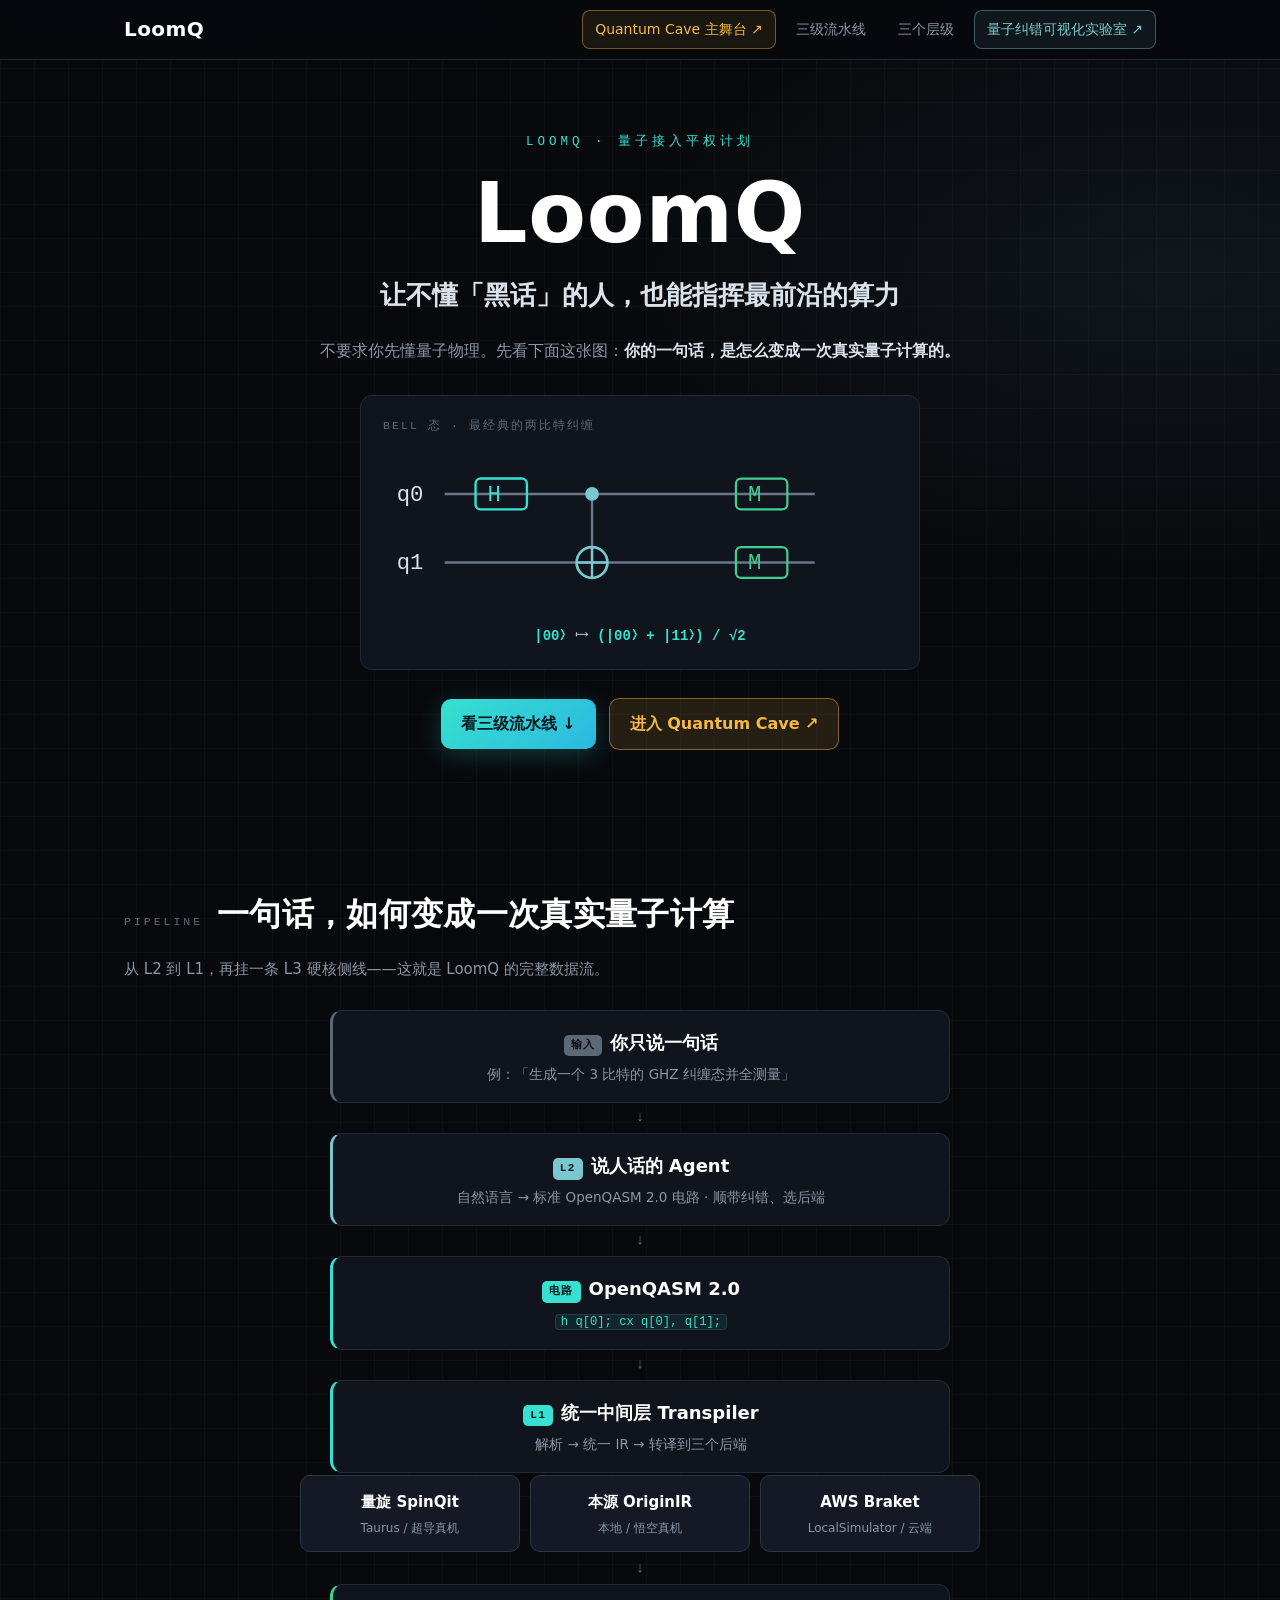
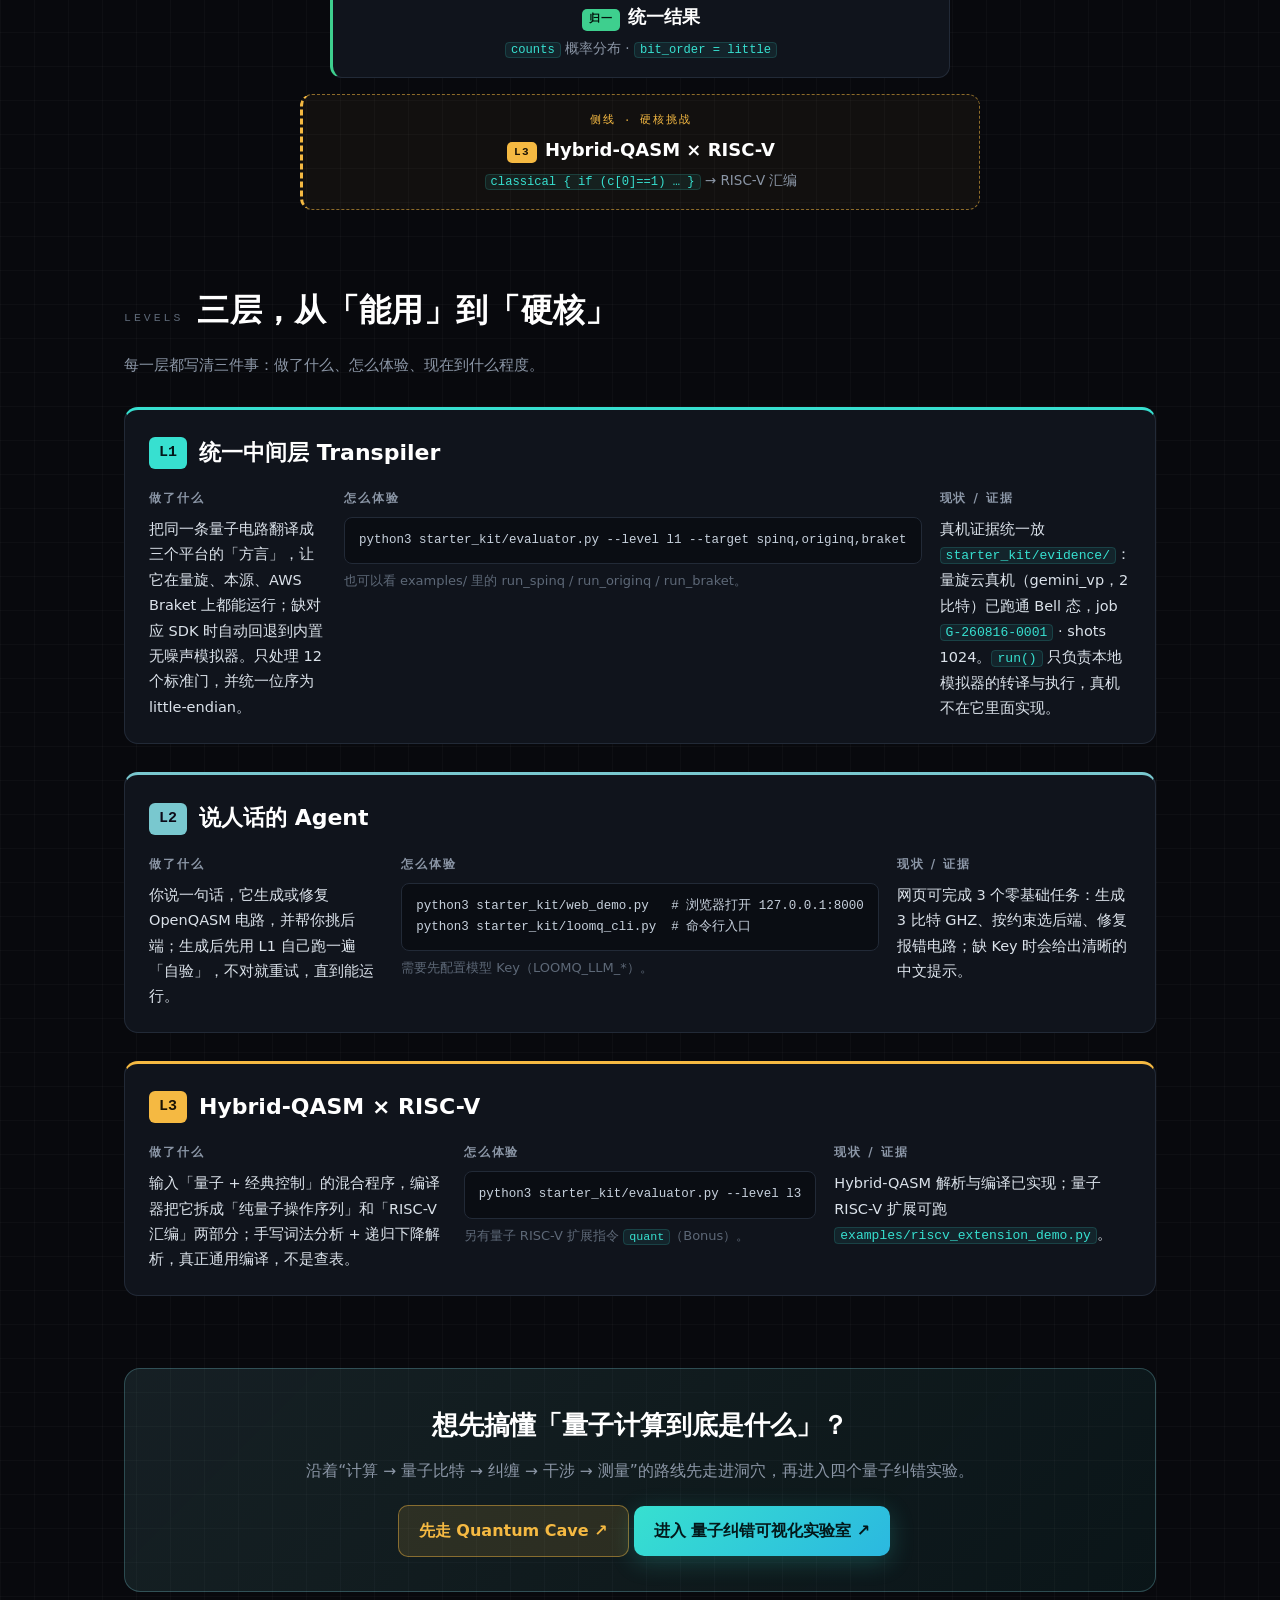
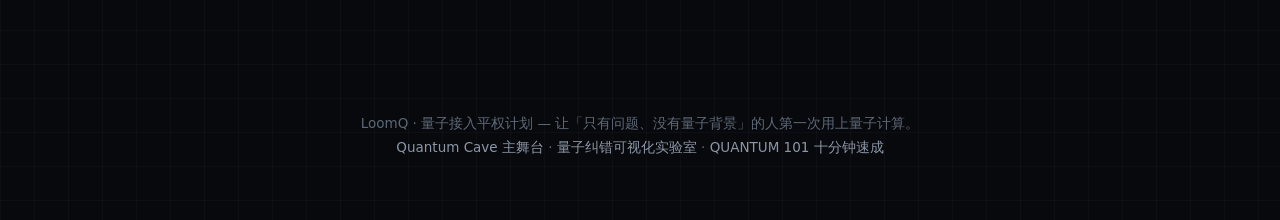
<file: starter_kit/visualizations/index.html>
<!doctype html>
<html lang="zh-CN">
<head>
<meta charset="utf-8">
<meta name="viewport" content="width=device-width, initial-scale=1">
<title>LoomQ · 量子接入平权计划</title>
<style>
  :root{
    --bg:#08090d; --bg2:#0d1016; --panel:#10141c; --panel2:#141925;
    --line:#222a37; --line2:#2c3646;
    --ink:#dbe2ea; --muted:#8b96a6; --faint:#5d6877;
    --cyan:#37e0d0; --l2-accent:#79c8cf; --amber:#f5b942; --green:#3ecf8e;
    --mono:"SF Mono","Cascadia Code","JetBrains Mono","Consolas","Menlo",monospace;
  }
  *{box-sizing:border-box;margin:0;padding:0}
  html{scroll-behavior:smooth}
  body{
    background:var(--bg); color:var(--ink);
    font-family:system-ui,-apple-system,"Segoe UI","Microsoft YaHei",sans-serif;
    line-height:1.75; font-size:16px; -webkit-font-smoothing:antialiased;
    background-image:
      radial-gradient(1100px 560px at 18% -8%, rgba(55,224,208,.07), transparent 60%),
      radial-gradient(950px 520px at 92% 8%, rgba(121,200,207,.07), transparent 60%),
      linear-gradient(rgba(255,255,255,.022) 1px, transparent 1px),
      linear-gradient(90deg, rgba(255,255,255,.022) 1px, transparent 1px);
    background-size:auto,auto,34px 34px,34px 34px;
  }
  a{color:var(--cyan); text-decoration:none}
  a:hover{text-decoration:underline}
  code,pre{font-family:var(--mono)}
  code{color:var(--cyan); background:rgba(55,224,208,.08); border:1px solid rgba(55,224,208,.16); padding:0 5px; border-radius:4px; font-size:.9em}
  pre{background:#0a0d13; border:1px solid var(--line); border-radius:8px; padding:12px 14px; overflow-x:auto; color:#c7d1dd; font-size:13.5px; line-height:1.7}

  /* ===== 导航 ===== */
  .nav{position:sticky; top:0; z-index:50; background:rgba(8,9,13,.86); backdrop-filter:blur(10px); border-bottom:1px solid var(--line)}
  .nav-inner{max-width:1080px; margin:0 auto; padding:10px 24px; min-height:58px; display:flex; align-items:center; justify-content:space-between; gap:16px; flex-wrap:wrap}
  .brand{font-weight:800; font-size:20px; color:#fff; letter-spacing:.02em}
  .nav-links{display:flex; align-items:center; gap:8px; flex-wrap:wrap}
  .nav-links a{color:var(--muted); font-size:14px; padding:6px 12px; border-radius:8px; transition:.2s}
  .nav-links a:hover{color:#fff; text-decoration:none; background:rgba(255,255,255,.05)}
  .lab-entry{color:var(--l2-accent) !important; border:1px solid rgba(121,200,207,.4); background:rgba(121,200,207,.08)}
  .cave-entry{color:var(--amber) !important; border:1px solid rgba(245,185,66,.42); background:rgba(245,185,66,.08)}

  /* ===== Hero ===== */
  .hero{max-width:1080px; margin:0 auto; padding:72px 24px 40px; text-align:center}
  .eyebrow{font-family:var(--mono); font-size:12.5px; letter-spacing:.32em; color:var(--cyan); text-transform:uppercase}
  .hero h1{font-size:clamp(52px,9vw,84px); font-weight:900; letter-spacing:.01em; color:#fff; line-height:1; margin-top:18px}
  .hero .sub{margin-top:18px; font-size:clamp(19px,3.4vw,26px); color:var(--ink); font-weight:600}
  .hero .lead{margin:18px auto 0; max-width:680px; color:var(--muted); font-size:16px}
  .hero .lead strong{color:var(--ink)}
  .bell{max-width:560px; margin:30px auto 0; padding:20px 22px; background:var(--panel); border:1px solid var(--line); border-radius:12px; text-align:left}
  .bell .cap{font-family:var(--mono); font-size:11.5px; letter-spacing:.18em; color:var(--faint); text-transform:uppercase; margin-bottom:10px}
  .bell-svg{display:block; width:100%; height:auto}
  .bell .math{margin-top:14px; font-family:var(--mono); font-size:14px; color:var(--ink); text-align:center}
  .bell .math b{color:var(--cyan); font-weight:600}
  .cta{display:inline-flex; align-items:center; gap:8px; margin-top:28px; padding:11px 20px; border-radius:10px; background:linear-gradient(135deg,var(--cyan),#2bb8e0); color:#03181a; font-weight:700; box-shadow:0 6px 24px rgba(55,224,208,.22)}
  .cta:hover{text-decoration:none; transform:translateY(-1px)}
  .cave-cta{margin-left:8px; background:rgba(245,185,66,.12); color:var(--amber); border:1px solid rgba(245,185,66,.45); box-shadow:none}

  /* ===== 章节 ===== */
  main{max-width:1080px; margin:0 auto; padding:24px 24px 80px}
  section{margin-top:72px}
  .sec-head{display:flex; align-items:baseline; gap:14px; flex-wrap:wrap; margin-bottom:6px}
  .sec-kicker{font-family:var(--mono); font-size:11.5px; letter-spacing:.26em; color:var(--faint); text-transform:uppercase}
  .sec-head h2{font-size:clamp(24px,4.4vw,32px); color:#fff; font-weight:800; letter-spacing:.01em}
  .sec-head .note{width:100%; color:var(--muted); font-size:15px}

  /* ===== 流水线 ===== */
  .pipe{margin-top:28px; display:flex; flex-direction:column; align-items:center}
  .pipe-step{
    width:min(620px,100%); text-align:center; background:var(--panel); border:1px solid var(--line);
    border-radius:12px; padding:16px 18px; position:relative;
  }
  .pipe-step b{color:#fff; font-size:18px}
  .pipe-step small{display:block; color:var(--muted); font-size:13.5px; margin-top:4px}
  .plv{
    display:inline-block; font-family:var(--mono); font-size:11px; font-weight:700; letter-spacing:.12em;
    color:#03181a; background:var(--cyan); border-radius:5px; padding:1px 7px; margin-right:8px; vertical-align:1px;
  }
  .pipe-step.in{border-left:3px solid var(--faint)}
  .pipe-step.in .plv{background:var(--faint); color:#0b0d11}
  .pipe-step.l2{border-left:3px solid var(--l2-accent)}
  .pipe-step.l2 .plv{background:var(--l2-accent); color:#0c0a18}
  .pipe-step.qasm{border-left:3px solid var(--cyan)}
  .pipe-step.l1{border-left:3px solid var(--cyan)}
  .pipe-step.l1 .plv{background:var(--cyan)}
  .pipe-step.result{border-left:3px solid var(--green)}
  .pipe-step.result .plv{background:var(--green); color:#04140d}
  .pipe-step.l3{
    margin-top:16px; width:min(680px,100%); border:1px dashed rgba(245,185,66,.55); border-left:3px dashed var(--amber); background:rgba(245,185,66,.045);
  }
  .pipe-step.l3 .plv{background:var(--amber); color:#1b1304}
  .pipe-arrow{height:30px; display:flex; align-items:center; justify-content:center; color:var(--faint); font-family:var(--mono); font-size:15px}
  .pipe-backends{display:flex; gap:10px; width:min(680px,100%); justify-content:center; flex-wrap:wrap; margin:2px 0}
  .pipe-backends div{flex:1; min-width:150px; background:var(--panel2); border:1px solid var(--line2); border-radius:10px; padding:12px 10px; text-align:center}
  .pipe-backends b{color:#fff; font-size:15px}
  .pipe-backends small{display:block; color:var(--muted); font-size:12px; margin-top:2px}
  .pipe-step.l3 .l3-tag{display:block; font-family:var(--mono); font-size:10.5px; letter-spacing:.18em; color:var(--amber); margin-bottom:4px; text-transform:uppercase}

  /* ===== 三级任务 ===== */
  .level{margin-top:28px; background:var(--panel); border:1px solid var(--line); border-radius:14px; padding:24px 24px 22px}
  .level.l1{border-top:3px solid var(--cyan)}
  .level.l2{border-top:3px solid var(--l2-accent)}
  .level.l3{border-top:3px solid var(--amber)}
  .level-head{display:flex; align-items:center; gap:12px; margin-bottom:16px}
  .lv-badge{font-family:var(--mono); font-weight:800; font-size:15px; color:#03181a; background:var(--cyan); border-radius:6px; padding:3px 10px}
  .level.l2 .lv-badge{background:var(--l2-accent); color:#0c0a18}
  .level.l3 .lv-badge{background:var(--amber); color:#1b1304}
  .level-head h3{font-size:22px; color:#fff; font-weight:800}
  .level-head .role{font-family:var(--mono); font-size:11px; letter-spacing:.16em; color:var(--faint); text-transform:uppercase}
  .level-grid3{display:grid; grid-template-columns:repeat(3,1fr); gap:18px}
  .level-grid3 h4{font-size:12px; letter-spacing:.16em; color:var(--muted); text-transform:uppercase; margin-bottom:8px; font-weight:700}
  .level-grid3 p{font-size:14.5px; color:var(--ink)}
  .level-grid3 .tiny{color:var(--faint); font-size:13px; margin-top:6px}
  .level-grid3 pre{margin:0; font-size:12.5px}

  /* ===== 独立入口 CTA ===== */
  .lab-card{margin-top:72px; background:linear-gradient(135deg, rgba(121,200,207,.12), rgba(55,224,208,.06)); border:1px solid rgba(121,200,207,.3); border-radius:16px; padding:34px 28px; text-align:center}
  .lab-card h2{font-size:26px; color:#fff; font-weight:800}
  .lab-card p{margin-top:10px; color:var(--muted); font-size:15.5px}
  .lab-card .cta{margin-top:20px}

  footer{max-width:1080px; margin:0 auto; padding:40px 24px 64px; text-align:center; color:var(--faint); font-size:13.5px}
  footer a{color:var(--muted)}

  @media (max-width:760px){
    .level-grid3{grid-template-columns:1fr}
    .nav-links a{padding:6px 9px}
    .hero{padding-top:54px}
  }
</style>
</head>
<body>

<nav class="nav">
  <div class="nav-inner">
    <a class="brand" href="#top">LoomQ</a>
    <div class="nav-links">
      <a class="cave-entry" href="quantum-cave.html">Quantum Cave 主舞台 ↗</a>
      <a href="#pipeline">三级流水线</a>
      <a href="#levels">三个层级</a>
      <a class="lab-entry" href="lab.html">量子纠错可视化实验室 ↗</a>
    </div>
  </div>
</nav>

<header class="hero" id="top">
  <p class="eyebrow">LoomQ · 量子接入平权计划</p>
  <h1>LoomQ</h1>
  <p class="sub">让不懂「黑话」的人，也能指挥最前沿的算力</p>
  <p class="lead">不要求你先懂量子物理。先看下面这张图：<strong>你的一句话，是怎么变成一次真实量子计算的。</strong></p>

  <div class="bell">
    <div class="cap">Bell 态 · 最经典的两比特纠缠</div>
    <svg class="bell-svg" viewBox="0 0 300 96" role="img" aria-label="Bell 态量子电路">
      <g stroke="#6b7688" stroke-width="1.4">
        <line x1="36" y1="28" x2="252" y2="28"/>
        <line x1="36" y1="68" x2="252" y2="68"/>
        <line x1="122" y1="28" x2="122" y2="68"/>
      </g>
      <g font-family="Consolas, monospace" font-size="13" fill="#dbe2ea">
        <text x="8" y="32">q0</text>
        <text x="8" y="72">q1</text>
      </g>
      <rect x="54" y="19" width="30" height="18" rx="3" fill="none" stroke="#37e0d0" stroke-width="1.4"/>
      <text x="61" y="32" font-family="Consolas, monospace" font-size="13" fill="#37e0d0">H</text>
      <circle cx="122" cy="28" r="4" fill="#79c8cf"/>
      <circle cx="122" cy="68" r="9" fill="none" stroke="#79c8cf" stroke-width="1.6"/>
      <line x1="113" y1="68" x2="131" y2="68" stroke="#79c8cf" stroke-width="1.4"/>
      <line x1="122" y1="59" x2="122" y2="77" stroke="#79c8cf" stroke-width="1.4"/>
      <rect x="206" y="19" width="30" height="18" rx="3" fill="none" stroke="#3ecf8e" stroke-width="1.3"/>
      <text x="213" y="32" font-family="Consolas, monospace" font-size="13" fill="#3ecf8e">M</text>
      <rect x="206" y="59" width="30" height="18" rx="3" fill="none" stroke="#3ecf8e" stroke-width="1.3"/>
      <text x="213" y="72" font-family="Consolas, monospace" font-size="13" fill="#3ecf8e">M</text>
    </svg>
    <div class="math"><b>|00⟩</b> ⟼ <b>(|00⟩ + |11⟩) / √2</b></div>
  </div>

  <a class="cta" href="#pipeline">看三级流水线 ↓</a>
  <a class="cta cave-cta" href="quantum-cave.html">进入 Quantum Cave ↗</a>
</header>

<main>
  <section id="pipeline">
    <div class="sec-head">
      <span class="sec-kicker">Pipeline</span>
      <h2>一句话，如何变成一次真实量子计算</h2>
      <p class="note">从 L2 到 L1，再挂一条 L3 硬核侧线——这就是 LoomQ 的完整数据流。</p>
    </div>

    <div class="pipe">
      <div class="pipe-step in"><span class="plv">输入</span><b>你只说一句话</b><small>例：「生成一个 3 比特的 GHZ 纠缠态并全测量」</small></div>
      <div class="pipe-arrow">↓</div>
      <div class="pipe-step l2"><span class="plv">L2</span><b>说人话的 Agent</b><small>自然语言 → 标准 OpenQASM 2.0 电路 · 顺带纠错、选后端</small></div>
      <div class="pipe-arrow">↓</div>
      <div class="pipe-step qasm"><span class="plv">电路</span><b>OpenQASM 2.0</b><small><code>h q[0]; cx q[0], q[1];</code></small></div>
      <div class="pipe-arrow">↓</div>
      <div class="pipe-step l1"><span class="plv">L1</span><b>统一中间层 Transpiler</b><small>解析 → 统一 IR → 转译到三个后端</small></div>
      <div class="pipe-backends">
        <div><b>量旋 SpinQit</b><small>Taurus / 超导真机</small></div>
        <div><b>本源 OriginIR</b><small>本地 / 悟空真机</small></div>
        <div><b>AWS Braket</b><small>LocalSimulator / 云端</small></div>
      </div>
      <div class="pipe-arrow">↓</div>
      <div class="pipe-step result"><span class="plv">归一</span><b>统一结果</b><small><code>counts</code> 概率分布 · <code>bit_order = little</code></small></div>
      <div class="pipe-step l3"><span class="l3-tag">侧线 · 硬核挑战</span><span class="plv">L3</span><b>Hybrid-QASM × RISC-V</b><small><code>classical { if (c[0]==1) … }</code> → RISC-V 汇编</small></div>
    </div>
  </section>

  <section id="levels">
    <div class="sec-head">
      <span class="sec-kicker">Levels</span>
      <h2>三层，从「能用」到「硬核」</h2>
      <p class="note">每一层都写清三件事：做了什么、怎么体验、现在到什么程度。</p>
    </div>

    <article class="level l1">
      <div class="level-head"><span class="lv-badge">L1</span><h3>统一中间层 Transpiler</h3></div>
      <div class="level-grid3">
        <div><h4>做了什么</h4><p>把同一条量子电路翻译成三个平台的「方言」，让它在量旋、本源、AWS Braket 上都能运行；缺对应 SDK 时自动回退到内置无噪声模拟器。只处理 12 个标准门，并统一位序为 little-endian。</p></div>
        <div><h4>怎么体验</h4><pre>python3 starter_kit/evaluator.py --level l1 --target spinq,originq,braket</pre><p class="tiny">也可以看 examples/ 里的 run_spinq / run_originq / run_braket。</p></div>
        <div><h4>现状 / 证据</h4><p>真机证据统一放 <code>starter_kit/evidence/</code>：量旋云真机（gemini_vp，2 比特）已跑通 Bell 态，job <code>G-260816-0001</code> · shots 1024。<code>run()</code> 只负责本地模拟器的转译与执行，真机不在它里面实现。</p></div>
      </div>
    </article>

    <article class="level l2">
      <div class="level-head"><span class="lv-badge">L2</span><h3>说人话的 Agent</h3></div>
      <div class="level-grid3">
        <div><h4>做了什么</h4><p>你说一句话，它生成或修复 OpenQASM 电路，并帮你挑后端；生成后先用 L1 自己跑一遍「自验」，不对就重试，直到能运行。</p></div>
        <div><h4>怎么体验</h4><pre>python3 starter_kit/web_demo.py   # 浏览器打开 127.0.0.1:8000
python3 starter_kit/loomq_cli.py  # 命令行入口</pre><p class="tiny">需要先配置模型 Key（LOOMQ_LLM_*）。</p></div>
        <div><h4>现状 / 证据</h4><p>网页可完成 3 个零基础任务：生成 3 比特 GHZ、按约束选后端、修复报错电路；缺 Key 时会给出清晰的中文提示。</p></div>
      </div>
    </article>

    <article class="level l3">
      <div class="level-head"><span class="lv-badge">L3</span><h3>Hybrid-QASM × RISC-V</h3></div>
      <div class="level-grid3">
        <div><h4>做了什么</h4><p>输入「量子 + 经典控制」的混合程序，编译器把它拆成「纯量子操作序列」和「RISC-V 汇编」两部分；手写词法分析 + 递归下降解析，真正通用编译，不是查表。</p></div>
        <div><h4>怎么体验</h4><pre>python3 starter_kit/evaluator.py --level l3</pre><p class="tiny">另有量子 RISC-V 扩展指令 <code>quant</code>（Bonus）。</p></div>
        <div><h4>现状 / 证据</h4><p>Hybrid-QASM 解析与编译已实现；量子 RISC-V 扩展可跑 <code>examples/riscv_extension_demo.py</code>。</p></div>
      </div>
    </article>
  </section>

  <section id="lab-cta">
    <div class="lab-card">
      <h2>想先搞懂「量子计算到底是什么」？</h2>
      <p>沿着“计算 → 量子比特 → 纠缠 → 干涉 → 测量”的路线先走进洞穴，再进入四个量子纠错实验。</p>
      <a class="cta cave-cta" href="quantum-cave.html">先走 Quantum Cave ↗</a>
      <a class="cta" href="lab.html">进入 量子纠错可视化实验室 ↗</a>
    </div>
  </section>
</main>

<footer>
  <p>LoomQ · 量子接入平权计划 — 让「只有问题、没有量子背景」的人第一次用上量子计算。</p>
  <p><a href="quantum-cave.html">Quantum Cave 主舞台</a> · <a href="lab.html">量子纠错可视化实验室</a> · <a href="../QUANTUM_101.md">QUANTUM 101 十分钟速成</a></p>
</footer>

</body>
</html>
</file>
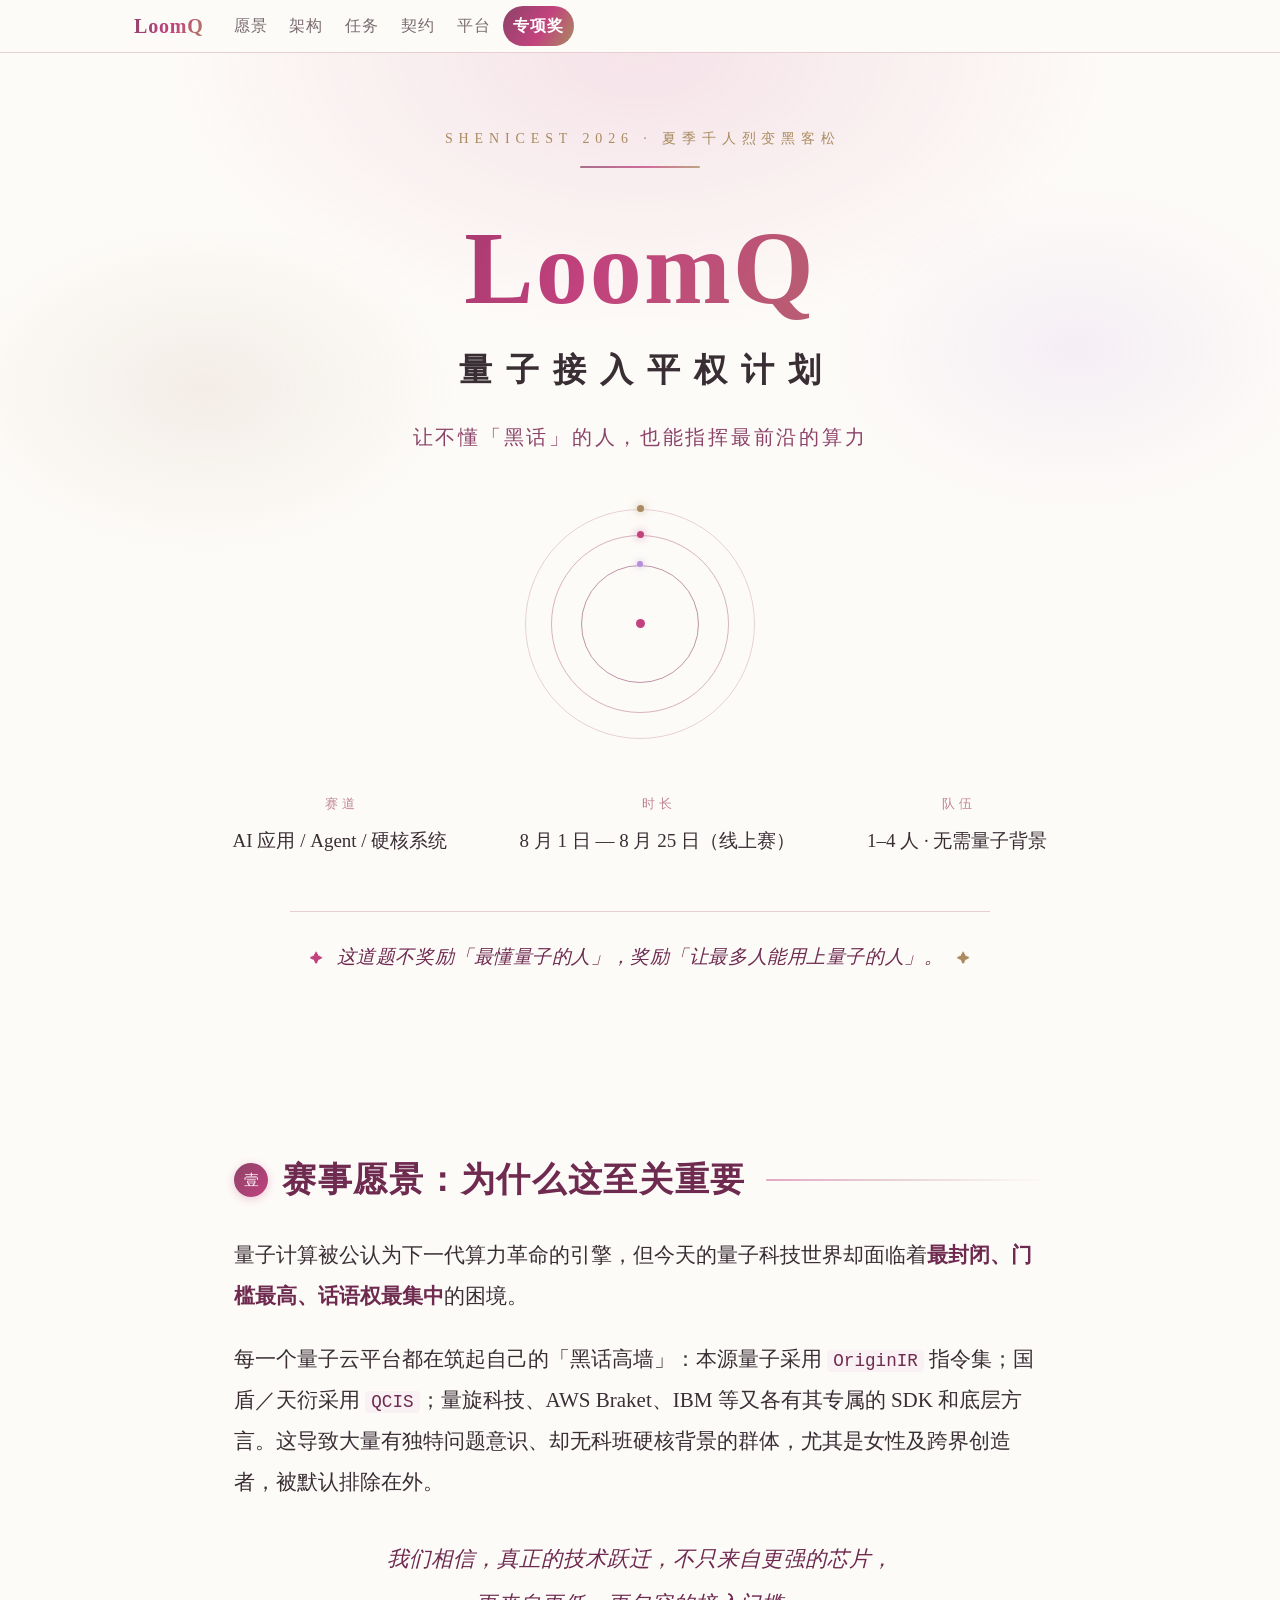
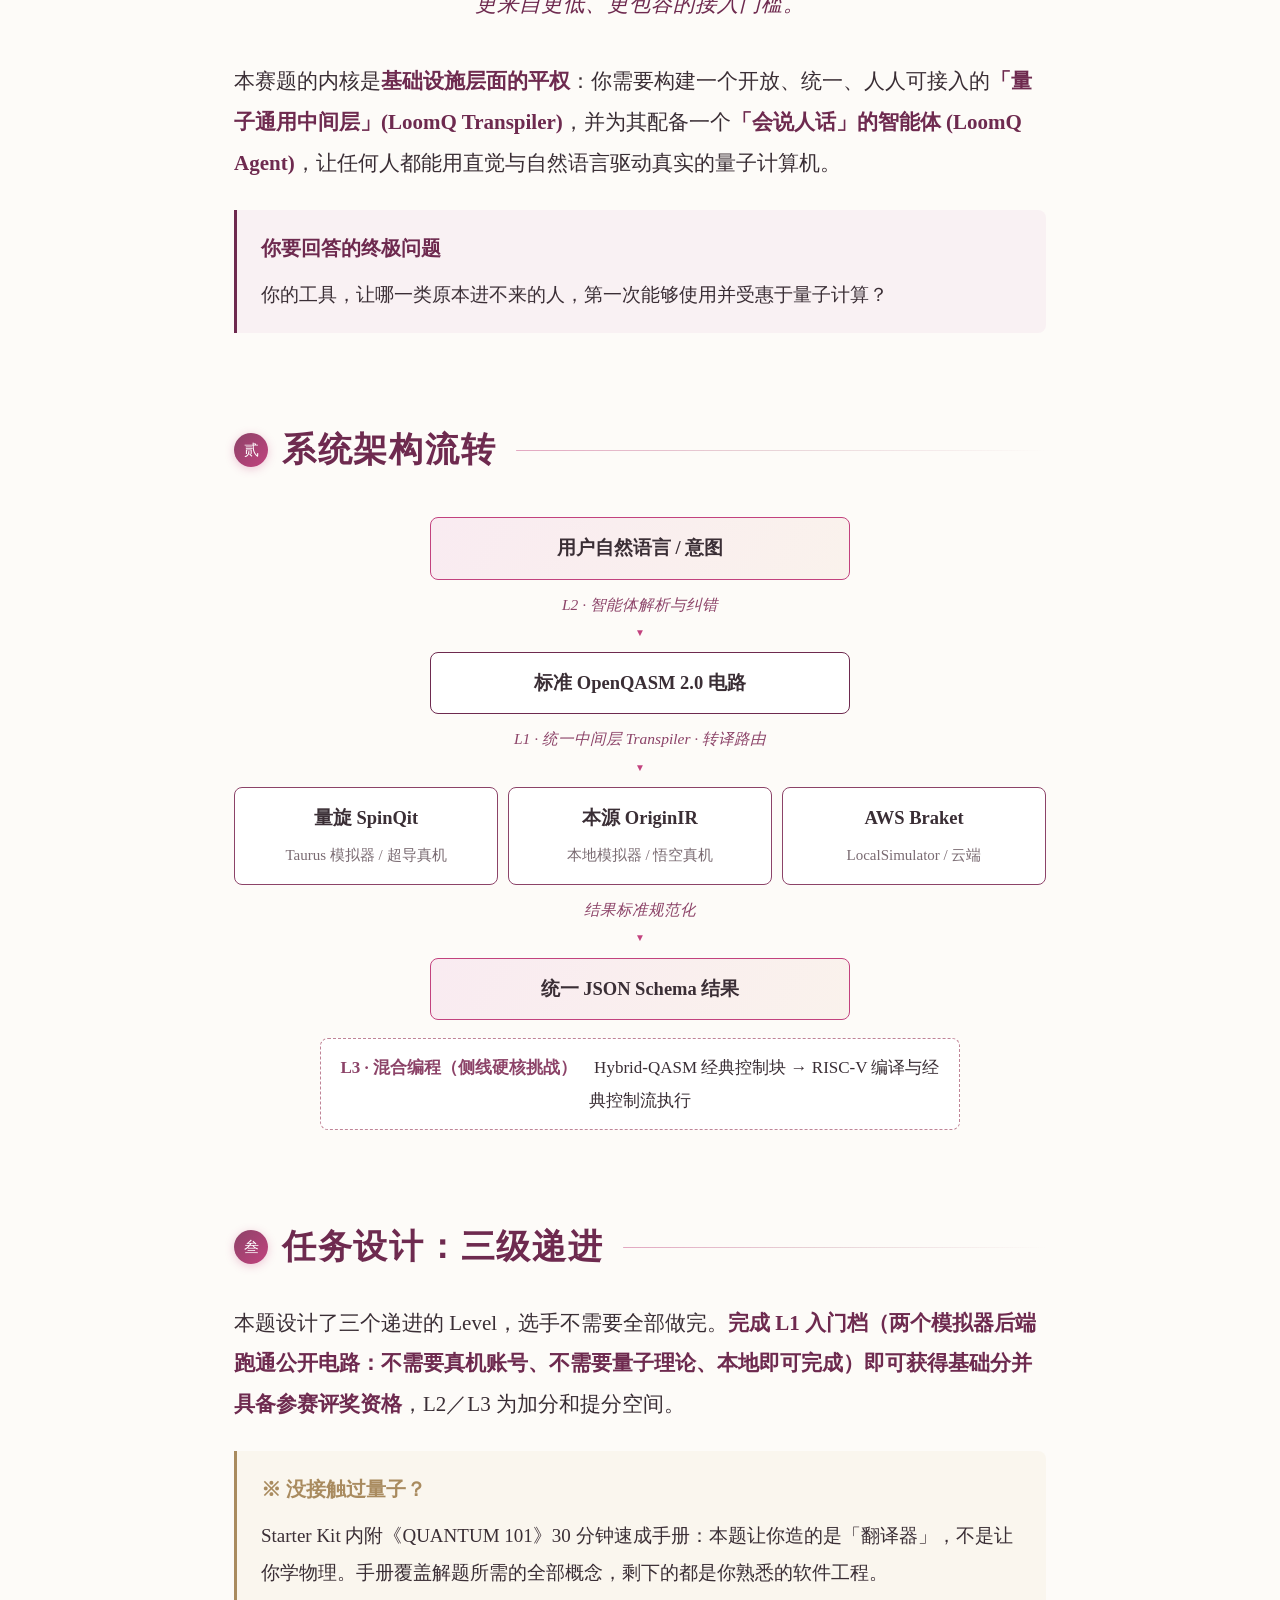
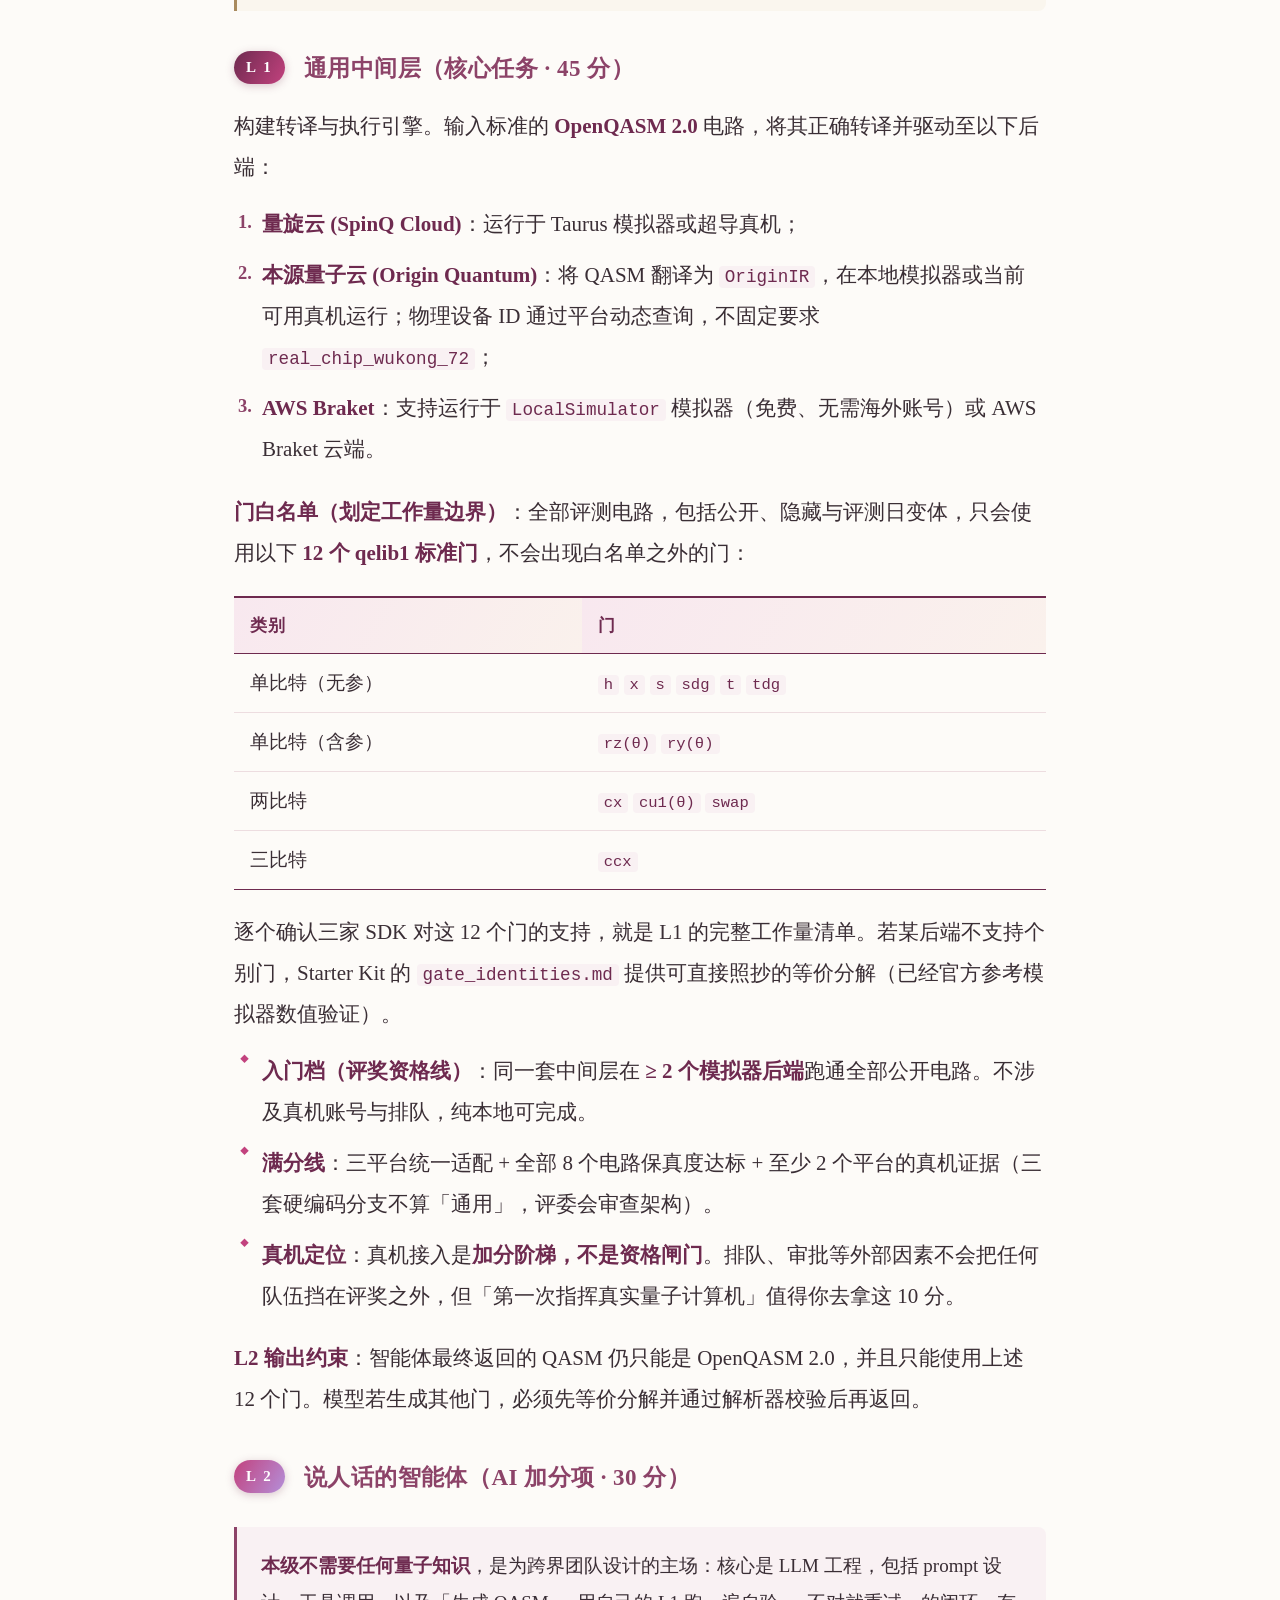
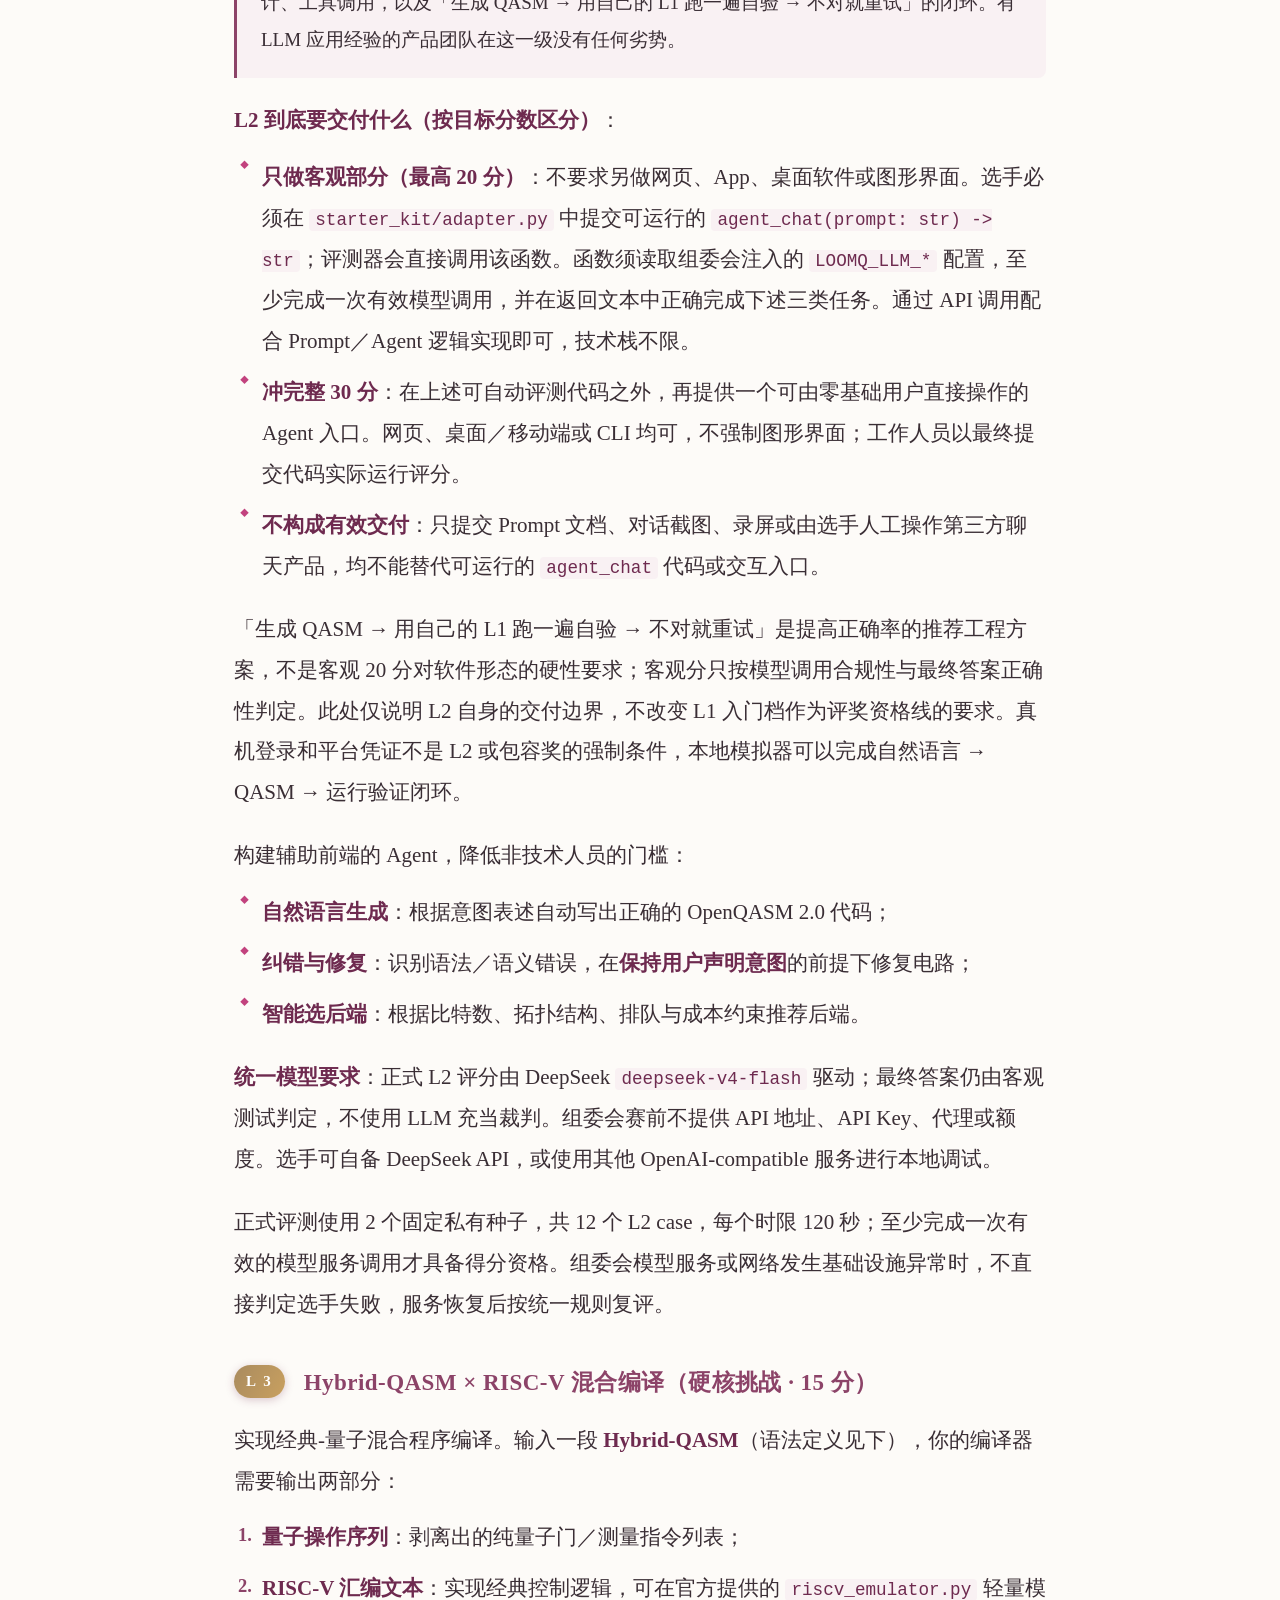
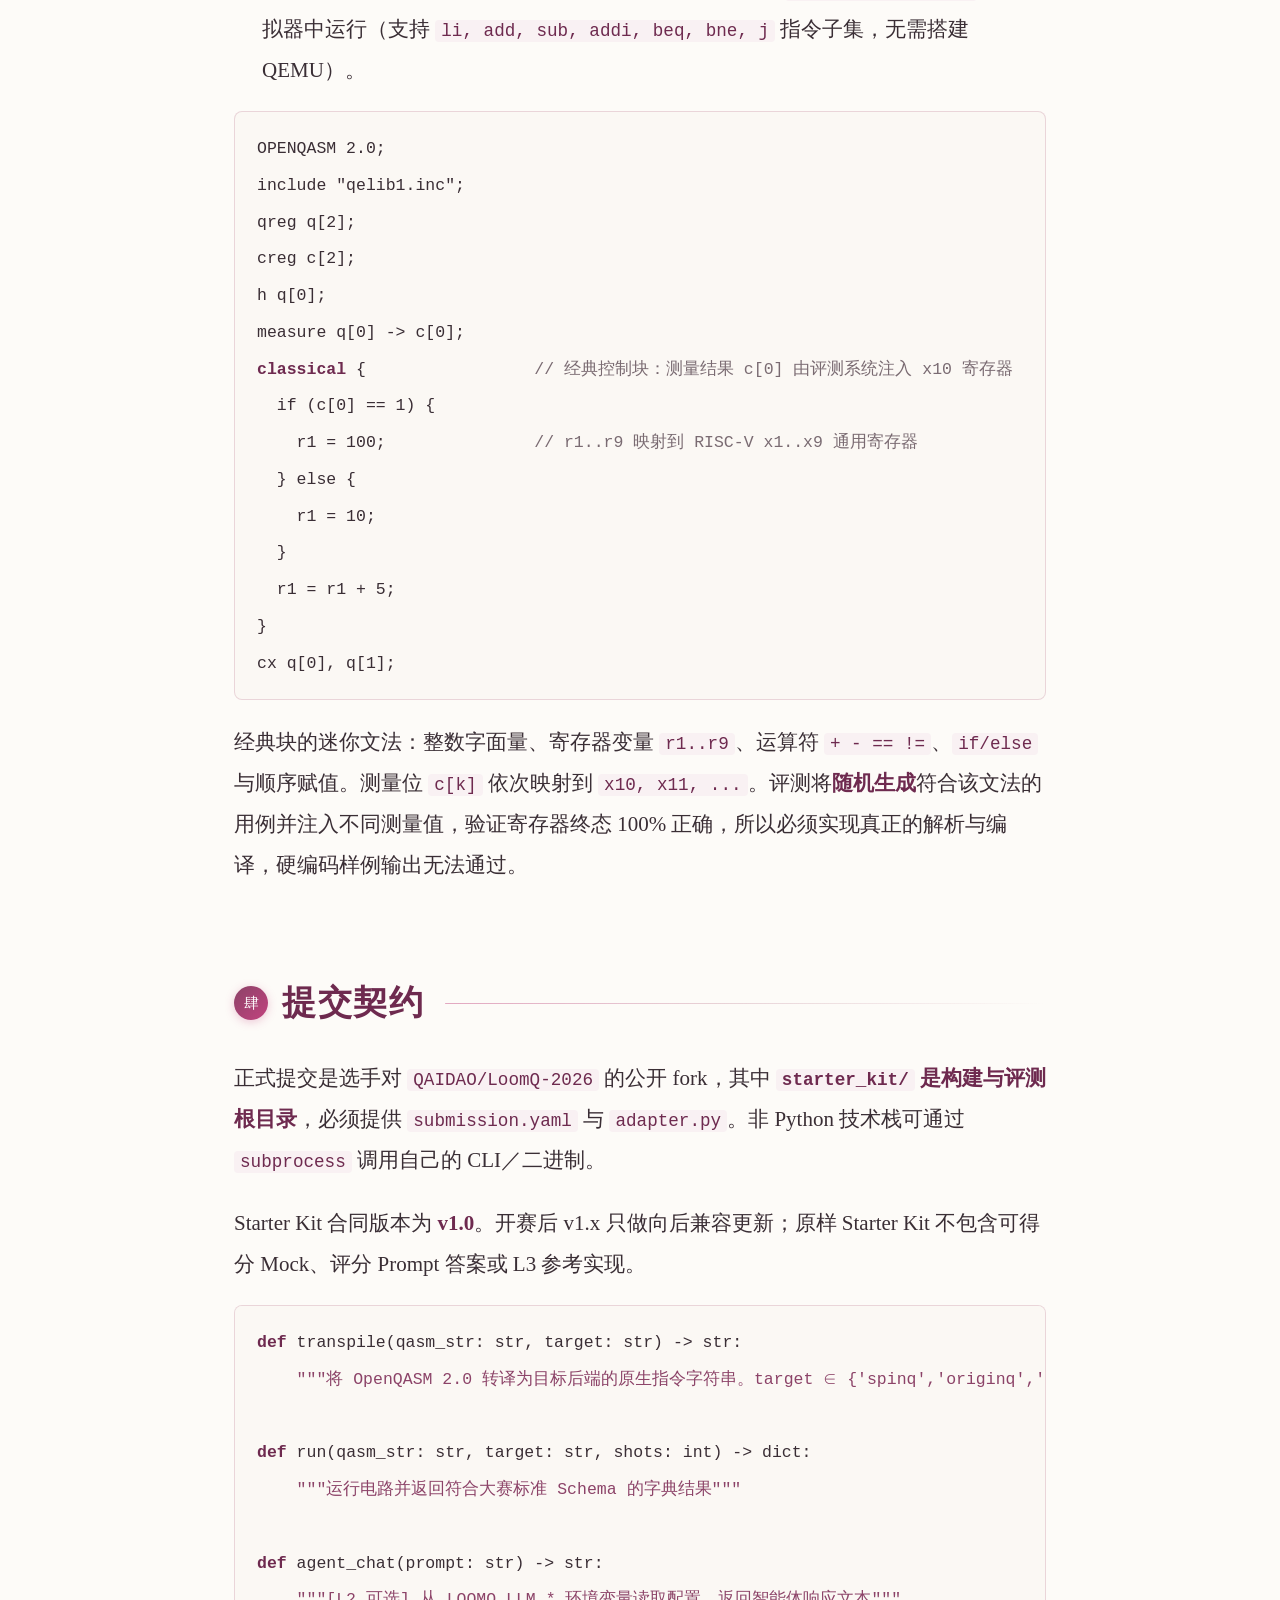
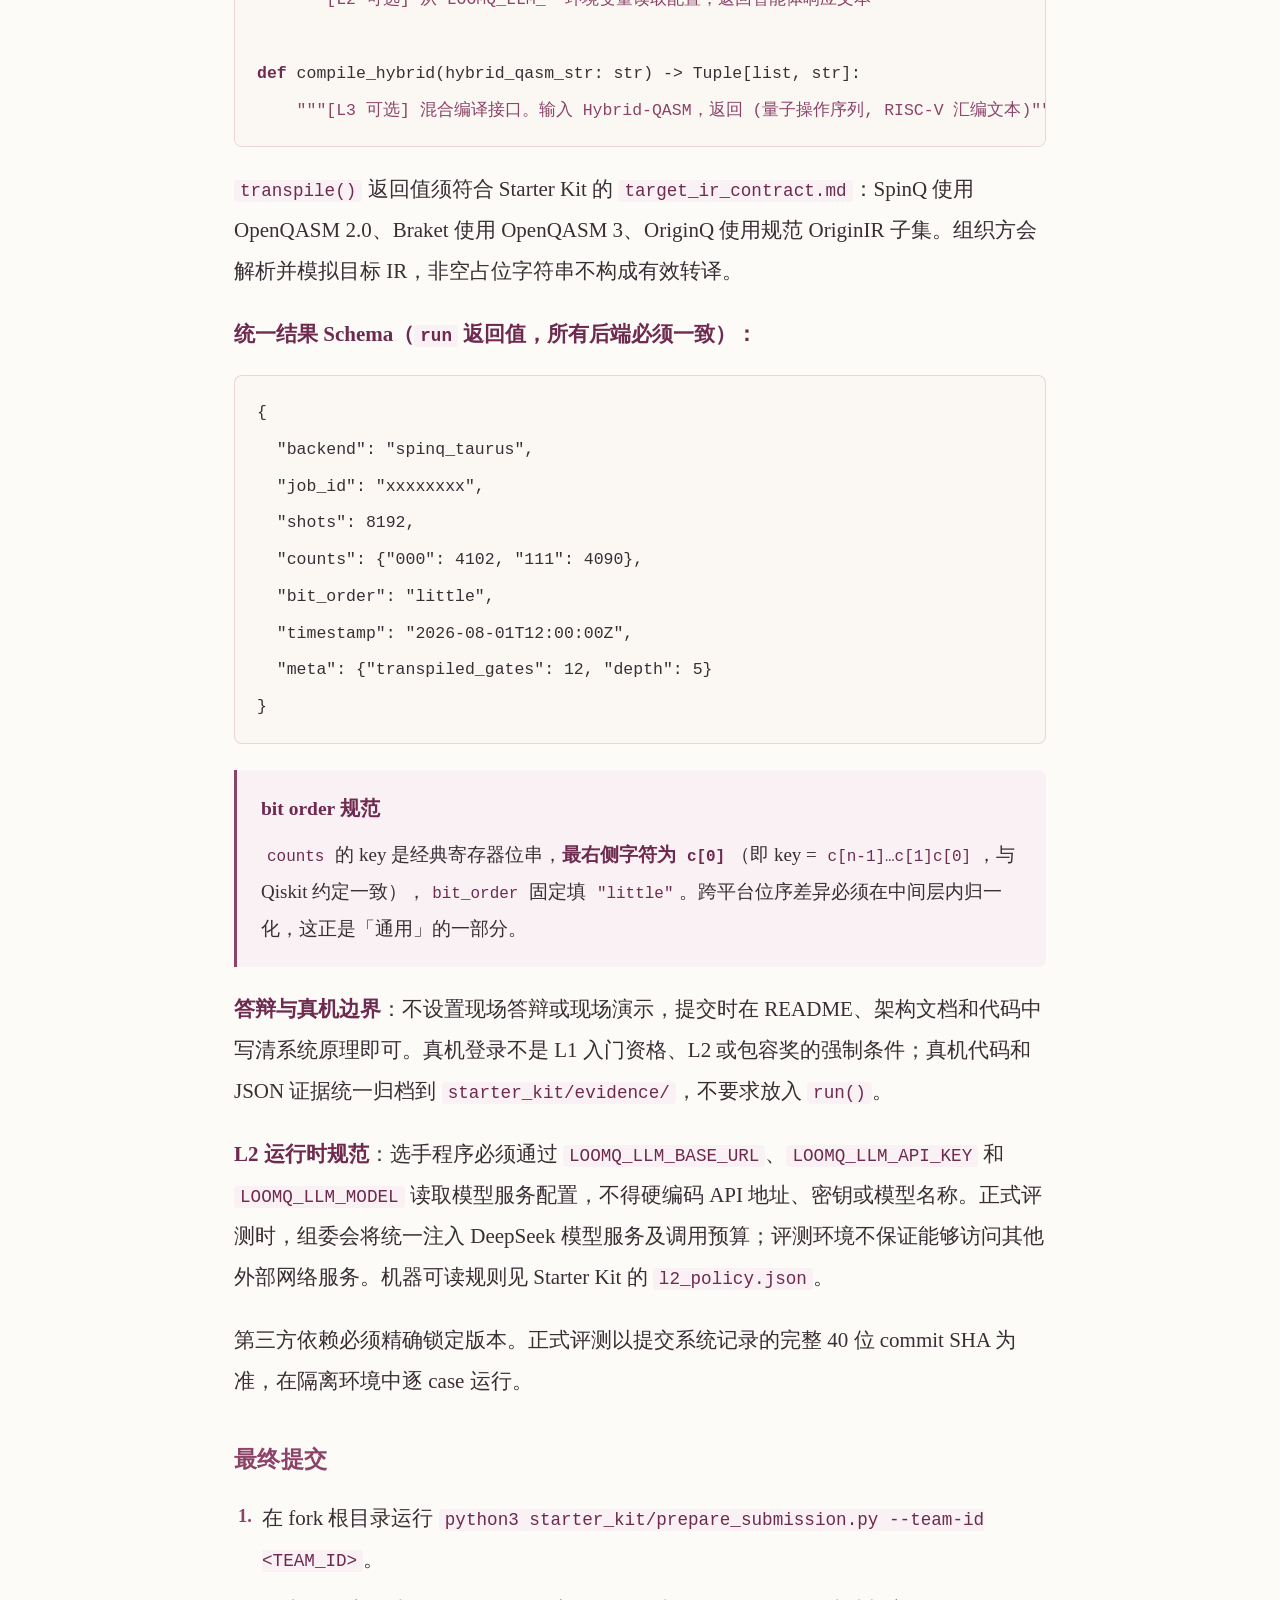
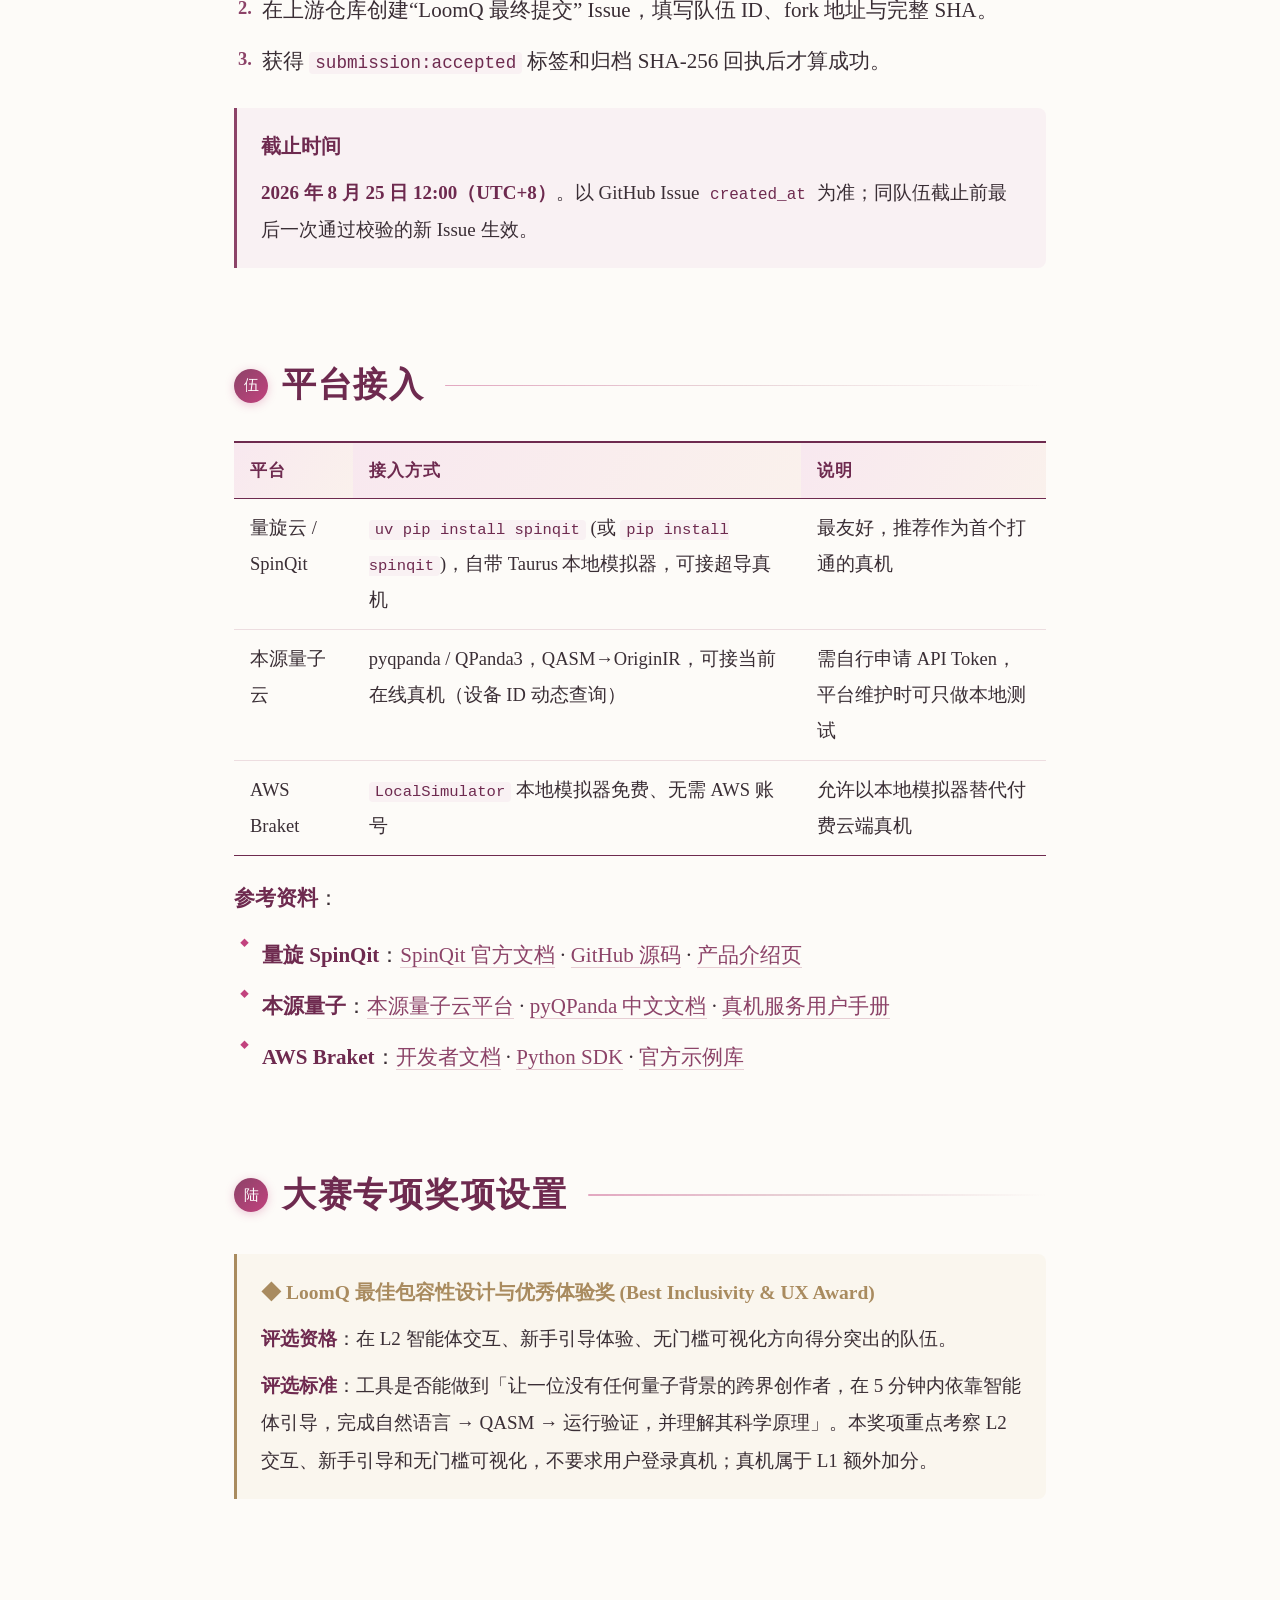
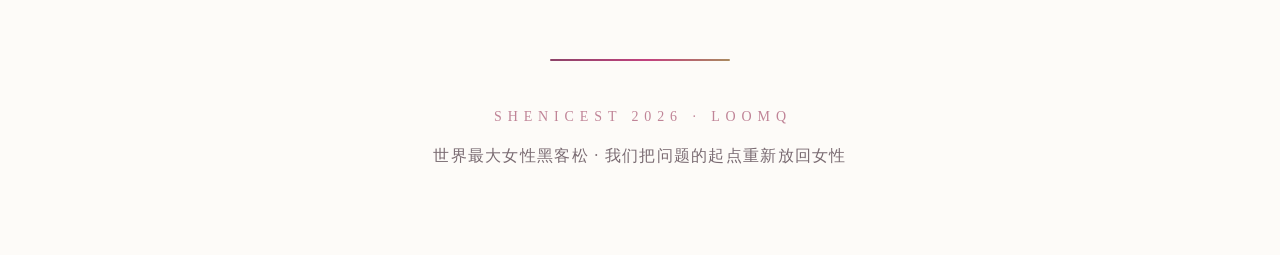
<file: LoomQ-赛题.html>
<!DOCTYPE html>
<html lang="zh-CN">
<head>
<meta charset="UTF-8">
<meta name="viewport" content="width=device-width, initial-scale=1.0">
<title>LoomQ · 量子接入平权计划 — SheNicest 2026 赛题</title>
<meta name="description" content="让不懂「黑话」的人，也能指挥最前沿的算力。SheNicest 2026 夏季千人烈变黑客松正式赛题。">
<style>
/* ============ 色板与基础 ============ */
:root{
  --plum:#6E2A4F; --plum2:#8C4368; --rose:#C08497; --rose-soft:#E3C6CE;
  --fuchsia:#C2427E; --peach:#F6C6B4; --lav:#B48FD9;
  --grad:linear-gradient(120deg,#8C4368,#C2427E 55%,#A98B5F);
  --blush:#F9F1F3; --cream:#FBF8F4; --paper:#FDFBF8;
  --ink:#3A2E35; --ink-soft:#7A6B72; --gold:#A98B5F;
  --hairline:rgba(192,132,151,.38);
  --serif-display:"Didot","Bodoni 72","Songti SC","STSong","SimSun",serif;
  --serif-body:"Songti SC","STSong","Source Han Serif SC","Noto Serif SC","SimSun",serif;
  --mono:"Menlo","SF Mono","Consolas",monospace;
}
*{margin:0;padding:0;box-sizing:border-box}
body::before{
  content:"";position:fixed;inset:0;z-index:-1;pointer-events:none;
  background:
    radial-gradient(42% 34% at 12% 8%, rgba(194,66,126,.07), transparent 70%),
    radial-gradient(38% 30% at 88% 14%, rgba(169,139,95,.09), transparent 70%),
    radial-gradient(46% 36% at 86% 80%, rgba(192,132,151,.10), transparent 70%),
    radial-gradient(40% 32% at 8% 88%, rgba(180,143,217,.07), transparent 70%);
}
html{scroll-behavior:smooth;scroll-padding-top:72px}
body{
  background:var(--paper); color:var(--ink);
  font-family:var(--serif-body); font-size:21px; line-height:1.95;
  -webkit-font-smoothing:antialiased;
}
::selection{background:var(--rose-soft);color:var(--plum)}
a{color:var(--plum2);text-decoration:none}
main a{border-bottom:1px solid var(--hairline);transition:color .2s,border-color .2s}
main a:hover{color:var(--fuchsia);border-bottom-color:var(--fuchsia)}
strong{color:var(--plum);font-weight:700}
em{font-style:normal;color:var(--plum2)}

/* ============ 顶部导航 ============ */
.nav{
  position:sticky;top:0;z-index:50;
  background:rgba(253,251,248,.94);
  border-bottom:1px solid var(--hairline);
}
.nav-inner{
  max-width:1060px;margin:0 auto;padding:0 24px;
  display:flex;align-items:center;gap:20px;height:52px;
}
.nav-logo{
  font-family:var(--serif-display);font-weight:700;
  font-size:20px;color:var(--plum);letter-spacing:.04em;flex:none;
  background:var(--grad);-webkit-background-clip:text;background-clip:text;-webkit-text-fill-color:transparent;
}
.nav-links{
  display:flex;gap:2px;overflow-x:auto;scrollbar-width:none;
  -webkit-overflow-scrolling:touch;min-width:0;
}
.nav-links::-webkit-scrollbar{display:none}
.nav-links a{
  flex:none;font-size:16px;color:var(--ink-soft);
  padding:4px 10px;border-radius:99px;letter-spacing:.06em;
  transition:color .25s,background .25s;
}
.nav-links a:hover{color:var(--plum)}
.nav-links a.active{background:var(--grad);color:#fff;font-weight:700}

/* ============ Hero ============ */
.hero{
  text-align:center;
  padding:72px 24px 64px;
  background:
    radial-gradient(ellipse 52% 40% at 50% 0%, rgba(194,66,126,.13), transparent 72%),
    radial-gradient(ellipse 28% 24% at 16% 34%, rgba(169,139,95,.12), transparent 70%),
    radial-gradient(ellipse 28% 24% at 84% 30%, rgba(180,143,217,.11), transparent 70%),
    var(--paper);
}
.eyebrow{
  font-size:14px;letter-spacing:.42em;color:var(--gold);
  text-indent:.42em;
}
.hero-rule{width:120px;height:2px;border-radius:2px;background:var(--grad);margin:14px auto 0;opacity:.75}
.hero h1{
  margin-top:48px;
  font-family:var(--serif-display);
  font-size:clamp(64px,11vw,104px);
  font-weight:700;color:var(--plum);
  letter-spacing:.02em;line-height:1;
  background:linear-gradient(115deg,var(--plum) 8%,var(--fuchsia) 46%,var(--gold) 96%);
  -webkit-background-clip:text;background-clip:text;-webkit-text-fill-color:transparent;
}
.hero-cn{
  margin-top:18px;
  font-size:clamp(25px,5vw,33px);font-weight:700;
  letter-spacing:.42em;text-indent:.42em;color:var(--ink);
}
.hero-tagline{
  margin-top:16px;font-size:19.5px;letter-spacing:.14em;
  color:var(--plum2);
}

/* 轨道纹样 */
.orbital{position:relative;width:230px;height:230px;margin:52px auto 0}
.ring{position:absolute;inset:0;border-radius:50%;border:1px solid}
.ring-1{border-color:rgba(192,132,151,.35)}
.ring-2{inset:26px;border-color:rgba(192,132,151,.6)}
.ring-3{inset:56px;border-color:rgba(140,67,104,.55)}
.core{
  position:absolute;top:50%;left:50%;width:9px;height:9px;margin:-4.5px;
  border-radius:50%;background:var(--fuchsia);
  animation:pulse 3.6s ease-in-out infinite;
}
@keyframes pulse{
  0%,100%{box-shadow:0 0 10px rgba(194,66,126,.45)}
  50%{box-shadow:0 0 26px rgba(194,66,126,.85)}
}
.orbit{position:absolute;inset:0;animation:spin 48s linear infinite}
.orbit-2{inset:26px;animation-duration:34s;animation-direction:reverse}
.orbit-3{inset:56px;animation-duration:22s}
.dot{position:absolute;border-radius:50%}
.orbit .dot{top:-3.5px;left:50%;width:7px;height:7px;margin-left:-3.5px;background:var(--gold);box-shadow:0 0 8px rgba(169,139,95,.7)}
.orbit-2 .dot{background:var(--fuchsia);box-shadow:0 0 8px rgba(194,66,126,.6)}
.orbit-3 .dot{width:6px;height:6px;background:var(--lav);box-shadow:0 0 7px rgba(180,143,217,.7)}
@keyframes spin{to{transform:rotate(360deg)}}

.hero-meta{
  display:flex;justify-content:center;gap:clamp(28px,7vw,72px);
  margin-top:52px;flex-wrap:wrap;
}
.hero-meta div{min-width:120px}
.hero-meta dt{font-size:13px;letter-spacing:.32em;text-indent:.32em;color:var(--rose)}
.hero-meta dd{margin-top:6px;font-size:19px;color:var(--ink)}
.hero-quote{
  margin:52px auto 0;max-width:700px;
  padding-top:26px;border-top:1px solid var(--hairline);
  font-size:19px;color:var(--plum);font-style:italic;letter-spacing:.03em;
}
.hero-quote::before{content:"✦　";color:var(--fuchsia);font-style:normal;font-size:13px}
.hero-quote::after{content:"　✦";color:var(--gold);font-style:normal;font-size:13px}

/* ============ 版心与章节 ============ */
.page{max-width:860px;margin:0 auto;padding:24px 24px 96px}
section{margin-top:84px}
.sec-head{display:flex;align-items:center;gap:14px}
.sec-num{
  font-family:var(--serif-display);font-size:15px;color:#fff;
  flex:none;width:34px;height:34px;border-radius:50%;
  display:inline-flex;align-items:center;justify-content:center;
  background:linear-gradient(135deg,var(--plum2),var(--fuchsia));
  box-shadow:0 2px 10px rgba(194,66,126,.28);
}
.sec-head h2{
  font-family:var(--serif-display);font-size:clamp(28px,5.5vw,34px);
  font-weight:700;color:var(--plum);letter-spacing:.05em;
}
.sec-head::after{
  content:"";flex:1;height:1.5px;border-radius:2px;
  background:linear-gradient(90deg,rgba(194,66,126,.45),rgba(192,132,151,.35) 45%,transparent);
  align-self:center;margin-left:6px;
}
section > p{margin-top:22px}
h3{
  margin-top:36px;font-size:23px;color:var(--plum2);
  display:flex;align-items:center;gap:9px;letter-spacing:.02em;
}
h3 .diamond{color:var(--rose);font-size:11px;flex:none}
h3 + p{margin-top:14px}

ul,ol{margin-top:16px;padding-left:2px;list-style:none}
li{position:relative;padding-left:26px;margin-top:10px}
ul li::before{
  content:"◆";position:absolute;left:4px;top:0;
  font-size:9px;color:var(--fuchsia);
}
ol{counter-reset:n}
ol li{counter-increment:n}
ol li::before{
  content:counter(n) ".";position:absolute;left:2px;top:0;
  font-weight:700;color:var(--plum2);font-size:18.5px;
}

.epigraph{
  margin:34px auto;max-width:520px;text-align:center;
  color:var(--plum);font-style:italic;font-size:21.5px;line-height:2.1;
}

/* ============ 组件 ============ */
.callout{
  margin-top:26px;background:var(--blush);
  border-left:3px solid var(--plum);
  border-radius:0 8px 8px 0;
  padding:20px 24px;font-size:19px;
}
.callout.gold{border-left-color:var(--gold);background:#FAF6EE}
.callout.plum2{border-left-color:var(--plum2)}
.callout-title{font-weight:700;color:var(--plum);margin-bottom:8px;font-size:19.5px}
.callout.gold .callout-title{color:var(--gold)}

.tag{
  display:inline-block;background:linear-gradient(120deg,var(--plum),var(--fuchsia));color:#fff;box-shadow:0 2px 8px rgba(110,42,79,.25);
  font-size:15px;font-weight:700;letter-spacing:.14em;
  padding:2px 12px;border-radius:99px;transform:translateY(-2px);
  margin-right:10px;
}
.tag.t2{background:linear-gradient(120deg,var(--fuchsia),var(--lav))}
.tag.t3{background:linear-gradient(120deg,var(--gold),#C9A05F)}

code{
  font-family:var(--mono);font-size:.84em;
  background:var(--blush);color:var(--plum);
  padding:1px 6px;border-radius:4px;
}
pre{
  margin-top:20px;background:var(--cream);
  border:1px solid rgba(192,132,151,.3);border-radius:8px;
  padding:18px 22px;overflow-x:auto;line-height:1.75;
}
pre code{background:none;padding:0;font-size:16.5px;color:var(--ink)}
pre .cm{color:var(--ink-soft)}
pre .kw{color:var(--plum);font-weight:700}
pre .st{color:var(--plum2)}

.tbl-wrap{margin-top:22px;overflow-x:auto}
table{border-collapse:collapse;width:100%;min-width:440px;font-size:18.5px}
th{
  background:linear-gradient(120deg,#F8E8EF,#FAF1EC);color:var(--plum);text-align:left;
  font-size:17px;letter-spacing:.06em;
  padding:11px 16px;
  border-top:2px solid var(--plum);border-bottom:1px solid var(--plum);
}
td{padding:11px 16px;border-bottom:1px solid rgba(192,132,151,.25);vertical-align:top}
tr:last-child td{border-bottom:1px solid var(--plum)}
tbody tr:hover td,table tr:hover td{background:rgba(194,66,126,.045)}
td.num{text-align:right;font-variant-numeric:tabular-nums;white-space:nowrap}
th.num{text-align:right}

.formula{
  margin:26px auto 0;text-align:center;
  font-family:"Baskerville","Times New Roman",var(--serif-body);
  font-size:20.5px;color:var(--ink);font-style:italic;
  letter-spacing:.02em;
}

/* ============ 架构图 ============ */
.arch{margin-top:34px;display:flex;flex-direction:column;align-items:center;gap:0}
.abox{
  width:min(420px,100%);text-align:center;
  border:1px solid var(--plum);border-radius:8px;
  padding:12px 16px;font-size:18.5px;font-weight:700;color:var(--ink);
  background:#fff;
}
.abox.fill{background:linear-gradient(120deg,#F9EBF1,#FAF2EC);border-color:var(--fuchsia)}
.arrow{
  padding:10px 0;text-align:center;
  font-size:15.5px;color:var(--plum2);font-style:italic;
}
.arrow::after{content:"▼";display:block;color:var(--fuchsia);font-size:10px;margin-top:3px;font-style:normal}
.arch-row{display:flex;gap:10px;width:100%;justify-content:center;flex-wrap:wrap}
.arch-row .abox{flex:1;min-width:170px;width:auto;border-color:var(--plum2);font-weight:400}
.arch-row .abox b{display:block;font-weight:700}
.arch-row .abox small{color:var(--ink-soft);font-size:15px}
.abox.dashed{
  width:min(640px,100%);margin-top:18px;
  border:1px dashed var(--rose);font-weight:400;font-size:17px;
}
.abox.dashed b{color:var(--plum2)}

/* ============ 页脚 ============ */
footer{
  text-align:center;padding:64px 24px 84px;
  border-top:none;
}
footer::before{
  content:"";display:block;width:180px;height:2.5px;border-radius:3px;
  background:var(--grad);margin:0 auto 42px;
}
footer .eyebrow{color:var(--rose)}
footer p{margin-top:10px;font-size:16px;color:var(--ink-soft);letter-spacing:.08em}

/* ============ 滚动淡入 ============ */
.reveal{opacity:0;transform:translateY(14px);transition:opacity .7s ease,transform .7s ease}
.reveal.in{opacity:1;transform:none}

@media (prefers-reduced-motion:reduce){
  .orbit,.orbit-2,.orbit-3{animation:none}
  .reveal{opacity:1;transform:none;transition:none}
  html{scroll-behavior:auto}
}
@media (max-width:560px){
  body{font-size:19.5px}
  .hero{padding:52px 20px 48px}
  .orbital{width:180px;height:180px}
  .ring-2{inset:20px}.ring-3{inset:44px}
  .orbit-2{inset:20px}.orbit-3{inset:44px}
  .page{padding:8px 20px 72px}
  section{margin-top:64px}
  .callout{padding:16px 18px}
  th,td{padding:9px 12px}
}
</style>
</head>
<body>

<nav class="nav">
  <div class="nav-inner">
    <span class="nav-logo">LoomQ</span>
    <div class="nav-links" id="navLinks">
      <a href="#vision">愿景</a>
      <a href="#arch">架构</a>
      <a href="#tasks">任务</a>
      <a href="#contract">契约</a>
      <a href="#support">平台</a>
      <a href="#award">专项奖</a>
    </div>
  </div>
</nav>

<header class="hero">
  <p class="eyebrow">SHENICEST 2026 · 夏季千人烈变黑客松</p>
  <div class="hero-rule"></div>
  <h1>LoomQ</h1>
  <p class="hero-cn">量子接入平权计划</p>
  <p class="hero-tagline">让不懂「黑话」的人，也能指挥最前沿的算力</p>

  <div class="orbital" aria-hidden="true">
    <div class="ring ring-1"></div>
    <div class="ring ring-2"></div>
    <div class="ring ring-3"></div>
    <div class="orbit"><span class="dot"></span></div>
    <div class="orbit orbit-2"><span class="dot"></span></div>
    <div class="orbit orbit-3"><span class="dot"></span></div>
    <div class="core"></div>
  </div>

  <dl class="hero-meta">
    <div><dt>赛道</dt><dd>AI 应用 / Agent / 硬核系统</dd></div>
    <div><dt>时长</dt><dd>8 月 1 日 — 8 月 25 日（线上赛）</dd></div>
    <div><dt>队伍</dt><dd>1–4 人 · 无需量子背景</dd></div>
  </dl>

  <p class="hero-quote">这道题不奖励「最懂量子的人」，奖励「让最多人能用上量子的人」。</p>
</header>

<main class="page">

<!-- 一、愿景 -->
<section id="vision" class="reveal">
  <div class="sec-head"><span class="sec-num">壹</span><h2>赛事愿景：为什么这至关重要</h2></div>
  <p>量子计算被公认为下一代算力革命的引擎，但今天的量子科技世界却面临着<strong>最封闭、门槛最高、话语权最集中</strong>的困境。</p>
  <p>每一个量子云平台都在筑起自己的「黑话高墙」：本源量子采用 <code>OriginIR</code> 指令集；国盾／天衍采用 <code>QCIS</code>；量旋科技、AWS Braket、IBM 等又各有其专属的 SDK 和底层方言。这导致大量有独特问题意识、却无科班硬核背景的群体，尤其是女性及跨界创造者，被默认排除在外。</p>
  <p class="epigraph">我们相信，真正的技术跃迁，不只来自更强的芯片，<br>更来自更低、更包容的接入门槛。</p>
  <p>本赛题的内核是<strong>基础设施层面的平权</strong>：你需要构建一个开放、统一、人人可接入的<strong>「量子通用中间层」(LoomQ Transpiler)</strong>，并为其配备一个<strong>「会说人话」的智能体 (LoomQ Agent)</strong>，让任何人都能用直觉与自然语言驱动真实的量子计算机。</p>
  <div class="callout">
    <p class="callout-title">你要回答的终极问题</p>
    <p>你的工具，让哪一类原本进不来的人，第一次能够使用并受惠于量子计算？</p>
  </div>
</section>

<!-- 二、架构 -->
<section id="arch" class="reveal">
  <div class="sec-head"><span class="sec-num">贰</span><h2>系统架构流转</h2></div>
  <div class="arch">
    <div class="abox fill">用户自然语言 / 意图</div>
    <div class="arrow">L2 · 智能体解析与纠错</div>
    <div class="abox">标准 OpenQASM 2.0 电路</div>
    <div class="arrow">L1 · 统一中间层 Transpiler · 转译路由</div>
    <div class="arch-row">
      <div class="abox"><b>量旋 SpinQit</b><small>Taurus 模拟器 / 超导真机</small></div>
      <div class="abox"><b>本源 OriginIR</b><small>本地模拟器 / 悟空真机</small></div>
      <div class="abox"><b>AWS Braket</b><small>LocalSimulator / 云端</small></div>
    </div>
    <div class="arrow">结果标准规范化</div>
    <div class="abox fill">统一 JSON Schema 结果</div>
    <div class="abox dashed"><b>L3 · 混合编程（侧线硬核挑战）</b>　Hybrid-QASM 经典控制块 → RISC-V 编译与经典控制流执行</div>
  </div>
</section>

<!-- 三、任务 -->
<section id="tasks" class="reveal">
  <div class="sec-head"><span class="sec-num">叁</span><h2>任务设计：三级递进</h2></div>
  <p>本题设计了三个递进的 Level，选手不需要全部做完。<strong>完成 L1 入门档（两个模拟器后端跑通公开电路：不需要真机账号、不需要量子理论、本地即可完成）即可获得基础分并具备参赛评奖资格</strong>，L2／L3 为加分和提分空间。</p>
  <div class="callout gold">
    <p class="callout-title">※ 没接触过量子？</p>
    <p>Starter Kit 内附《QUANTUM 101》30 分钟速成手册：本题让你造的是「翻译器」，不是让你学物理。手册覆盖解题所需的全部概念，剩下的都是你熟悉的软件工程。</p>
  </div>

  <h3><span class="tag">L 1</span>通用中间层（核心任务 · 45 分）</h3>
  <p>构建转译与执行引擎。输入标准的 <strong>OpenQASM 2.0</strong> 电路，将其正确转译并驱动至以下后端：</p>
  <ol>
    <li><strong>量旋云 (SpinQ Cloud)</strong>：运行于 Taurus 模拟器或超导真机；</li>
    <li><strong>本源量子云 (Origin Quantum)</strong>：将 QASM 翻译为 <code>OriginIR</code>，在本地模拟器或当前可用真机运行；物理设备 ID 通过平台动态查询，不固定要求 <code>real_chip_wukong_72</code>；</li>
    <li><strong>AWS Braket</strong>：支持运行于 <code>LocalSimulator</code> 模拟器（免费、无需海外账号）或 AWS Braket 云端。</li>
  </ol>
  <p><strong>门白名单（划定工作量边界）</strong>：全部评测电路，包括公开、隐藏与评测日变体，只会使用以下 <strong>12 个 qelib1 标准门</strong>，不会出现白名单之外的门：</p>
  <div class="tbl-wrap"><table>
    <tr><th>类别</th><th>门</th></tr>
    <tr><td>单比特（无参）</td><td><code>h</code> <code>x</code> <code>s</code> <code>sdg</code> <code>t</code> <code>tdg</code></td></tr>
    <tr><td>单比特（含参）</td><td><code>rz(θ)</code> <code>ry(θ)</code></td></tr>
    <tr><td>两比特</td><td><code>cx</code> <code>cu1(θ)</code> <code>swap</code></td></tr>
    <tr><td>三比特</td><td><code>ccx</code></td></tr>
  </table></div>
  <p>逐个确认三家 SDK 对这 12 个门的支持，就是 L1 的完整工作量清单。若某后端不支持个别门，Starter Kit 的 <code>gate_identities.md</code> 提供可直接照抄的等价分解（已经官方参考模拟器数值验证）。</p>
  <ul>
    <li><strong>入门档（评奖资格线）</strong>：同一套中间层在 <strong>≥ 2 个模拟器后端</strong>跑通全部公开电路。不涉及真机账号与排队，纯本地可完成。</li>
    <li><strong>满分线</strong>：三平台统一适配 + 全部 8 个电路保真度达标 + 至少 2 个平台的真机证据（三套硬编码分支不算「通用」，评委会审查架构）。</li>
    <li><strong>真机定位</strong>：真机接入是<strong>加分阶梯，不是资格闸门</strong>。排队、审批等外部因素不会把任何队伍挡在评奖之外，但「第一次指挥真实量子计算机」值得你去拿这 10 分。</li>
  </ul>
  <p><strong>L2 输出约束</strong>：智能体最终返回的 QASM 仍只能是 OpenQASM 2.0，并且只能使用上述 12 个门。模型若生成其他门，必须先等价分解并通过解析器校验后再返回。</p>

  <h3><span class="tag t2">L 2</span>说人话的智能体（AI 加分项 · 30 分）</h3>
  <div class="callout plum2">
    <p><strong>本级不需要任何量子知识</strong>，是为跨界团队设计的主场：核心是 LLM 工程，包括 prompt 设计、工具调用，以及「生成 QASM → 用自己的 L1 跑一遍自验 → 不对就重试」的闭环。有 LLM 应用经验的产品团队在这一级没有任何劣势。</p>
  </div>
  <p><strong>L2 到底要交付什么（按目标分数区分）</strong>：</p>
  <ul>
    <li><strong>只做客观部分（最高 20 分）</strong>：不要求另做网页、App、桌面软件或图形界面。选手必须在 <code>starter_kit/adapter.py</code> 中提交可运行的 <code>agent_chat(prompt: str) -&gt; str</code>；评测器会直接调用该函数。函数须读取组委会注入的 <code>LOOMQ_LLM_*</code> 配置，至少完成一次有效模型调用，并在返回文本中正确完成下述三类任务。通过 API 调用配合 Prompt／Agent 逻辑实现即可，技术栈不限。</li>
    <li><strong>冲完整 30 分</strong>：在上述可自动评测代码之外，再提供一个可由零基础用户直接操作的 Agent 入口。网页、桌面／移动端或 CLI 均可，不强制图形界面；工作人员以最终提交代码实际运行评分。</li>
    <li><strong>不构成有效交付</strong>：只提交 Prompt 文档、对话截图、录屏或由选手人工操作第三方聊天产品，均不能替代可运行的 <code>agent_chat</code> 代码或交互入口。</li>
  </ul>
  <p>「生成 QASM → 用自己的 L1 跑一遍自验 → 不对就重试」是提高正确率的推荐工程方案，不是客观 20 分对软件形态的硬性要求；客观分只按模型调用合规性与最终答案正确性判定。此处仅说明 L2 自身的交付边界，不改变 L1 入门档作为评奖资格线的要求。真机登录和平台凭证不是 L2 或包容奖的强制条件，本地模拟器可以完成自然语言 → QASM → 运行验证闭环。</p>
  <p>构建辅助前端的 Agent，降低非技术人员的门槛：</p>
  <ul>
    <li><strong>自然语言生成</strong>：根据意图表述自动写出正确的 OpenQASM 2.0 代码；</li>
    <li><strong>纠错与修复</strong>：识别语法／语义错误，在<strong>保持用户声明意图</strong>的前提下修复电路；</li>
    <li><strong>智能选后端</strong>：根据比特数、拓扑结构、排队与成本约束推荐后端。</li>
  </ul>
  <p><strong>统一模型要求</strong>：正式 L2 评分由 DeepSeek <code>deepseek-v4-flash</code> 驱动；最终答案仍由客观测试判定，不使用 LLM 充当裁判。组委会赛前不提供 API 地址、API Key、代理或额度。选手可自备 DeepSeek API，或使用其他 OpenAI-compatible 服务进行本地调试。</p>
  <p>正式评测使用 2 个固定私有种子，共 12 个 L2 case，每个时限 120 秒；至少完成一次有效的模型服务调用才具备得分资格。组委会模型服务或网络发生基础设施异常时，不直接判定选手失败，服务恢复后按统一规则复评。</p>

  <h3><span class="tag t3">L 3</span>Hybrid-QASM × RISC-V 混合编译（硬核挑战 · 15 分）</h3>
  <p>实现经典-量子混合程序编译。输入一段 <strong>Hybrid-QASM</strong>（语法定义见下），你的编译器需要输出两部分：</p>
  <ol>
    <li><strong>量子操作序列</strong>：剥离出的纯量子门／测量指令列表；</li>
    <li><strong>RISC-V 汇编文本</strong>：实现经典控制逻辑，可在官方提供的 <code>riscv_emulator.py</code> 轻量模拟器中运行（支持 <code>li, add, sub, addi, beq, bne, j</code> 指令子集，无需搭建 QEMU）。</li>
  </ol>
  <pre><code>OPENQASM 2.0;
include "qelib1.inc";
qreg q[2];
creg c[2];
h q[0];
measure q[0] -&gt; c[0];
<span class="kw">classical</span> {                 <span class="cm">// 经典控制块：测量结果 c[0] 由评测系统注入 x10 寄存器</span>
  if (c[0] == 1) {
    r1 = 100;               <span class="cm">// r1..r9 映射到 RISC-V x1..x9 通用寄存器</span>
  } else {
    r1 = 10;
  }
  r1 = r1 + 5;
}
cx q[0], q[1];</code></pre>
  <p>经典块的迷你文法：整数字面量、寄存器变量 <code>r1..r9</code>、运算符 <code>+ - == !=</code>、<code>if/else</code> 与顺序赋值。测量位 <code>c[k]</code> 依次映射到 <code>x10, x11, ...</code>。评测将<strong>随机生成</strong>符合该文法的用例并注入不同测量值，验证寄存器终态 100% 正确，所以必须实现真正的解析与编译，硬编码样例输出无法通过。</p>
</section>

<!-- 四、契约 -->
<section id="contract" class="reveal">
  <div class="sec-head"><span class="sec-num">肆</span><h2>提交契约</h2></div>
  <p>正式提交是选手对 <code>QAIDAO/LoomQ-2026</code> 的公开 fork，其中 <strong><code>starter_kit/</code> 是构建与评测根目录</strong>，必须提供 <code>submission.yaml</code> 与 <code>adapter.py</code>。非 Python 技术栈可通过 <code>subprocess</code> 调用自己的 CLI／二进制。</p>
  <p>Starter Kit 合同版本为 <strong>v1.0</strong>。开赛后 v1.x 只做向后兼容更新；原样 Starter Kit 不包含可得分 Mock、评分 Prompt 答案或 L3 参考实现。</p>
  <pre><code><span class="kw">def</span> transpile(qasm_str: str, target: str) -&gt; str:
    <span class="st">"""将 OpenQASM 2.0 转译为目标后端的原生指令字符串。target ∈ {'spinq','originq','braket'}"""</span>

<span class="kw">def</span> run(qasm_str: str, target: str, shots: int) -&gt; dict:
    <span class="st">"""运行电路并返回符合大赛标准 Schema 的字典结果"""</span>

<span class="kw">def</span> agent_chat(prompt: str) -&gt; str:
    <span class="st">"""[L2 可选] 从 LOOMQ_LLM_* 环境变量读取配置，返回智能体响应文本"""</span>

<span class="kw">def</span> compile_hybrid(hybrid_qasm_str: str) -&gt; Tuple[list, str]:
    <span class="st">"""[L3 可选] 混合编译接口。输入 Hybrid-QASM，返回 (量子操作序列, RISC-V 汇编文本)"""</span></code></pre>
  <p><code>transpile()</code> 返回值须符合 Starter Kit 的 <code>target_ir_contract.md</code>：SpinQ 使用 OpenQASM 2.0、Braket 使用 OpenQASM 3、OriginQ 使用规范 OriginIR 子集。组织方会解析并模拟目标 IR，非空占位字符串不构成有效转译。</p>
  <p><strong>统一结果 Schema（<code>run</code> 返回值，所有后端必须一致）：</strong></p>
  <pre><code>{
  "backend": "spinq_taurus",
  "job_id": "xxxxxxxx",
  "shots": 8192,
  "counts": {"000": 4102, "111": 4090},
  "bit_order": "little",
  "timestamp": "2026-08-01T12:00:00Z",
  "meta": {"transpiled_gates": 12, "depth": 5}
}</code></pre>
  <div class="callout plum2">
    <p class="callout-title">bit order 规范</p>
    <p><code>counts</code> 的 key 是经典寄存器位串，<strong>最右侧字符为 <code>c[0]</code></strong>（即 key = <code>c[n-1]…c[1]c[0]</code>，与 Qiskit 约定一致），<code>bit_order</code> 固定填 <code>"little"</code>。跨平台位序差异必须在中间层内归一化，这正是「通用」的一部分。</p>
  </div>
  <p><strong>答辩与真机边界</strong>：不设置现场答辩或现场演示，提交时在 README、架构文档和代码中写清系统原理即可。真机登录不是 L1 入门资格、L2 或包容奖的强制条件；真机代码和 JSON 证据统一归档到 <code>starter_kit/evidence/</code>，不要求放入 <code>run()</code>。</p>
  <p><strong>L2 运行时规范</strong>：选手程序必须通过 <code>LOOMQ_LLM_BASE_URL</code>、<code>LOOMQ_LLM_API_KEY</code> 和 <code>LOOMQ_LLM_MODEL</code> 读取模型服务配置，不得硬编码 API 地址、密钥或模型名称。正式评测时，组委会将统一注入 DeepSeek 模型服务及调用预算；评测环境不保证能够访问其他外部网络服务。机器可读规则见 Starter Kit 的 <code>l2_policy.json</code>。</p>
  <p>第三方依赖必须精确锁定版本。正式评测以提交系统记录的完整 40 位 commit SHA 为准，在隔离环境中逐 case 运行。</p>
  <h3>最终提交</h3>
  <ol>
    <li>在 fork 根目录运行 <code>python3 starter_kit/prepare_submission.py --team-id &lt;TEAM_ID&gt;</code>。</li>
    <li>在上游仓库创建“LoomQ 最终提交” Issue，填写队伍 ID、fork 地址与完整 SHA。</li>
    <li>获得 <code>submission:accepted</code> 标签和归档 SHA-256 回执后才算成功。</li>
  </ol>
  <div class="callout plum2"><p class="callout-title">截止时间</p><p><strong>2026 年 8 月 25 日 12:00（UTC+8）</strong>。以 GitHub Issue <code>created_at</code> 为准；同队伍截止前最后一次通过校验的新 Issue 生效。</p></div>
</section>



<!-- 七、保障 -->
<section id="support" class="reveal">
  <div class="sec-head"><span class="sec-num">伍</span><h2>平台接入</h2></div>
  <div class="tbl-wrap"><table>
    <tr><th>平台</th><th>接入方式</th><th>说明</th></tr>
    <tr><td>量旋云 / SpinQit</td><td><code>uv pip install spinqit</code> (或 <code>pip install spinqit</code>)，自带 Taurus 本地模拟器，可接超导真机</td><td>最友好，推荐作为首个打通的真机</td></tr>
    <tr><td>本源量子云</td><td>pyqpanda / QPanda3，QASM→OriginIR，可接当前在线真机（设备 ID 动态查询）</td><td>需自行申请 API Token，平台维护时可只做本地测试</td></tr>
    <tr><td>AWS Braket</td><td><code>LocalSimulator</code> 本地模拟器免费、无需 AWS 账号</td><td>允许以本地模拟器替代付费云端真机</td></tr>
  </table></div>
  <p><strong>参考资料</strong>：</p>
  <ul>
    <li><strong>量旋 SpinQit</strong>：<a href="https://doc.spinq.cn/doc/spinqit/index.html" target="_blank" rel="noopener">SpinQit 官方文档</a> · <a href="https://github.com/SpinQTech/SpinQit" target="_blank" rel="noopener">GitHub 源码</a> · <a href="https://www.spinq.cn/products-solutions/spinqKit" target="_blank" rel="noopener">产品介绍页</a></li>
    <li><strong>本源量子</strong>：<a href="https://qcloud.originqc.com.cn/zh" target="_blank" rel="noopener">本源量子云平台</a> · <a href="https://pyqpanda-toturial.readthedocs.io/" target="_blank" rel="noopener">pyQPanda 中文文档</a> · <a href="https://qcloud.originqc.com.cn/document/usermanual/rst/Computing_service1.html" target="_blank" rel="noopener">真机服务用户手册</a></li>
    <li><strong>AWS Braket</strong>：<a href="https://docs.aws.amazon.com/braket/" target="_blank" rel="noopener">开发者文档</a> · <a href="https://github.com/amazon-braket/amazon-braket-sdk-python" target="_blank" rel="noopener">Python SDK</a> · <a href="https://github.com/amazon-braket/amazon-braket-examples" target="_blank" rel="noopener">官方示例库</a></li>
  </ul>
</section>


<!-- 九、专项奖 -->
<section id="award" class="reveal">
  <div class="sec-head"><span class="sec-num">陆</span><h2>大赛专项奖项设置</h2></div>
  <div class="callout gold">
    <p class="callout-title">◆ LoomQ 最佳包容性设计与优秀体验奖 (Best Inclusivity &amp; UX Award)</p>
    <p><strong>评选资格</strong>：在 L2 智能体交互、新手引导体验、无门槛可视化方向得分突出的队伍。</p>
    <p style="margin-top:10px"><strong>评选标准</strong>：工具是否能做到「让一位没有任何量子背景的跨界创作者，在 5 分钟内依靠智能体引导，完成自然语言 → QASM → 运行验证，并理解其科学原理」。本奖项重点考察 L2 交互、新手引导和无门槛可视化，不要求用户登录真机；真机属于 L1 额外加分。</p>
  </div>
</section>

</main>

<footer>
  <p class="eyebrow">SHENICEST 2026 · LOOMQ</p>
  <p>世界最大女性黑客松 · 我们把问题的起点重新放回女性</p>
</footer>

<script>
(function(){
  // 章节滚动淡入
  var io = new IntersectionObserver(function(entries){
    entries.forEach(function(e){
      if(e.isIntersecting){ e.target.classList.add('in'); io.unobserve(e.target); }
    });
  },{threshold:.06});
  document.querySelectorAll('.reveal').forEach(function(el){ io.observe(el); });

  // 导航高亮（只滚动导航条自身，绝不触碰页面滚动位置）
  var nav = document.getElementById('navLinks');
  var links = nav.querySelectorAll('a');
  var map = {};
  links.forEach(function(a){ map[a.getAttribute('href').slice(1)] = a; });
  var spy = new IntersectionObserver(function(entries){
    entries.forEach(function(e){
      if(e.isIntersecting){
        links.forEach(function(a){ a.classList.remove('active'); });
        var a = map[e.target.id];
        if(a){
          a.classList.add('active');
          var target = a.offsetLeft - (nav.clientWidth - a.offsetWidth) / 2;
          nav.scrollTo ? nav.scrollTo({left: target, behavior: 'smooth'}) : (nav.scrollLeft = target);
        }
      }
    });
  },{rootMargin:'-25% 0px -65% 0px'});
  document.querySelectorAll('main section').forEach(function(s){ spy.observe(s); });
})();
</script>
</body>
</html>
</file>
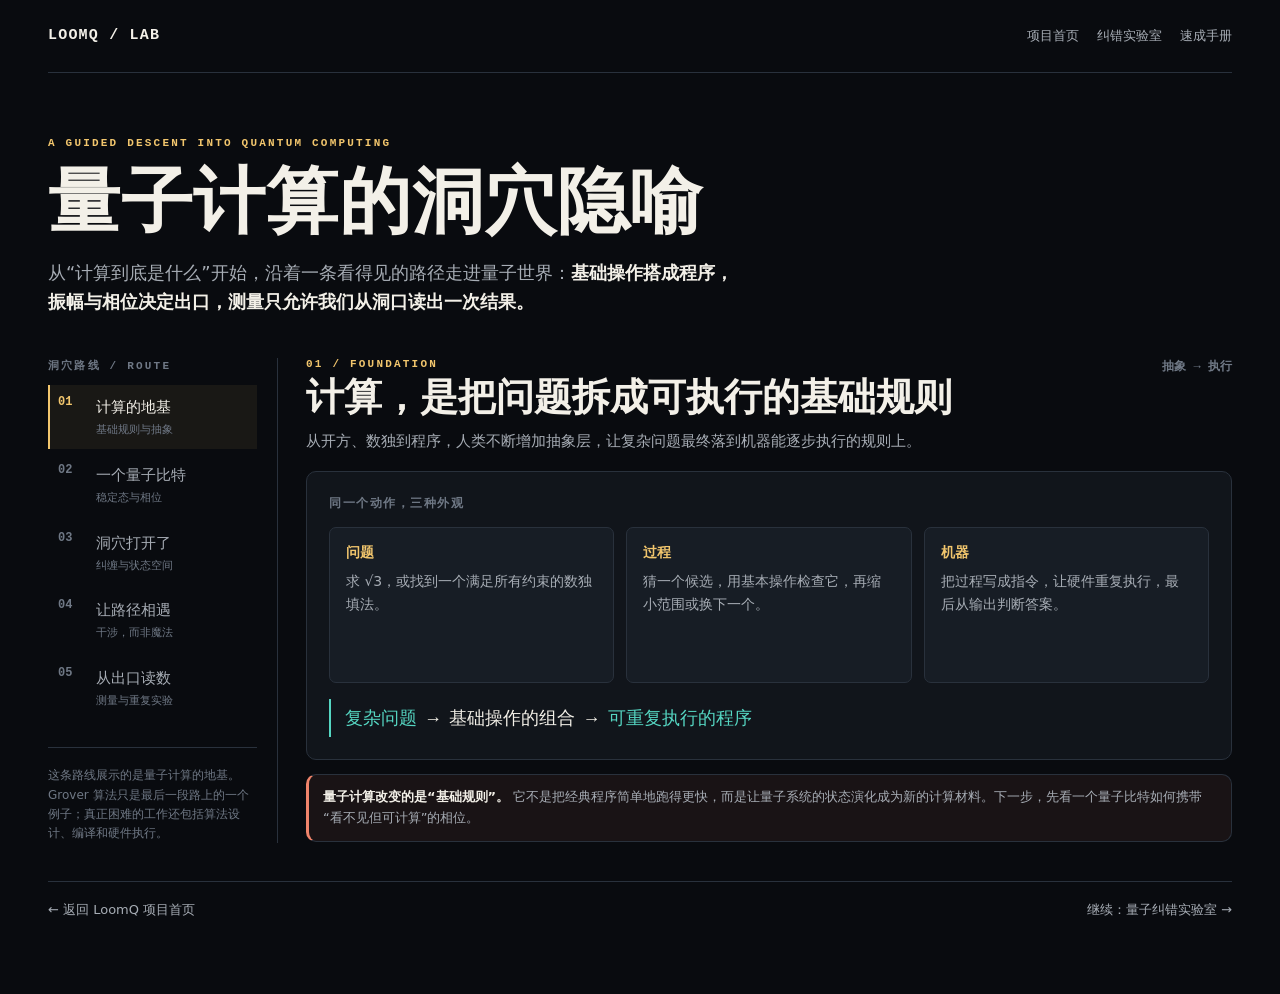
<file: starter_kit/visualizations/cave.html>
<!doctype html>
<html lang="zh-CN">
<head>
<meta charset="utf-8">
<meta name="viewport" content="width=device-width, initial-scale=1">
<title>量子计算的洞穴隐喻 · LoomQ</title>
<style>
  :root{--bg:#090b0f;--surface:#11151b;--surface-2:#171d25;--surface-3:#1d2530;--line:#29313c;--ink:#f3f0e8;--muted:#a7adb5;--faint:#6f7885;--teal:#55d6c2;--gold:#f2c66d;--coral:#f0846b;--blue:#8bb8ff;--mono:"SF Mono","Cascadia Code","JetBrains Mono","Consolas",monospace}
  *{box-sizing:border-box;margin:0;padding:0}html{scroll-behavior:smooth}body{background:var(--bg);color:var(--ink);font-family:system-ui,-apple-system,"Segoe UI","Microsoft YaHei",sans-serif;line-height:1.6;font-size:15px;-webkit-font-smoothing:antialiased}a{color:var(--teal);text-decoration:none}a:hover{text-decoration:underline}button,input{font:inherit}button{cursor:pointer}
  .shell{max-width:1240px;margin:0 auto;padding:24px 28px 72px}.topbar{display:flex;align-items:center;justify-content:space-between;gap:18px;padding-bottom:24px;border-bottom:1px solid var(--line)}.brand{font-family:var(--mono);font-weight:800;letter-spacing:.08em;color:var(--ink)}.topbar nav{display:flex;gap:18px;flex-wrap:wrap;font-size:13px}.topbar nav a{color:var(--muted)}.topbar nav a:hover{color:var(--ink)}
  .eyebrow,.lesson-kicker,.rail-label{font:700 11px var(--mono);letter-spacing:.2em;text-transform:uppercase}.eyebrow,.lesson-kicker{color:var(--gold)}.intro{padding:64px 0 42px;max-width:830px}.intro h1{font-size:clamp(38px,6vw,72px);line-height:1.08;letter-spacing:.01em;margin-top:14px;font-weight:850}.dek{max-width:700px;margin-top:18px;color:var(--muted);font-size:18px}.dek strong{color:var(--ink);font-weight:650}
  .route{display:grid;grid-template-columns:230px minmax(0,1fr);gap:28px;align-items:start}.rail{position:sticky;top:20px;border-right:1px solid var(--line);padding-right:20px}.rail-label{color:var(--faint);margin-bottom:12px}.lesson-nav{display:grid;gap:4px}.lesson-nav button{display:grid;grid-template-columns:30px 1fr;text-align:left;gap:8px;background:transparent;border:0;border-left:2px solid transparent;color:var(--muted);padding:10px 8px;transition:.18s}.lesson-nav button:hover{color:var(--ink);background:rgba(255,255,255,.035)}.lesson-nav button.active{border-left-color:var(--gold);color:var(--ink);background:rgba(242,198,109,.07)}.lesson-nav .num{font:700 12px var(--mono);color:var(--faint)}.lesson-nav button.active .num{color:var(--gold)}.lesson-nav small{display:block;color:var(--faint);font-size:11px;margin-top:2px}.rail-note{margin-top:28px;padding-top:18px;border-top:1px solid var(--line);color:var(--faint);font-size:12px}
  .workbench{min-width:0}.lesson{display:none}.lesson.active{display:block}.lesson-head{display:flex;align-items:flex-start;justify-content:space-between;gap:18px;margin-bottom:18px}.lesson-head h2{font-size:clamp(25px,3.2vw,38px);line-height:1.15;margin-top:6px;font-weight:800}.lesson-head p:not(.lesson-kicker){max-width:620px;color:var(--muted);margin-top:9px}.lesson-mark{font:700 12px var(--mono);color:var(--faint);white-space:nowrap}.panel{background:var(--surface);border:1px solid var(--line);border-radius:10px;padding:22px}.panel+.panel{margin-top:14px}.panel-title{font-size:12px;color:var(--faint);font-weight:700;letter-spacing:.13em;text-transform:uppercase;margin-bottom:14px}
  .foundation{display:grid;grid-template-columns:repeat(3,1fr);gap:12px}.foundation article{min-height:156px;background:var(--surface-2);border:1px solid var(--line);padding:16px;border-radius:7px}.foundation b{display:block;color:var(--gold);font:700 14px var(--mono);margin-bottom:8px}.foundation p,.explain{color:var(--muted);font-size:14px}.formula{font:18px var(--mono);color:var(--ink);border-left:2px solid var(--teal);padding:7px 0 7px 14px;margin-top:16px}.formula code{color:var(--teal)}
  .controls{display:flex;align-items:center;gap:10px;flex-wrap:wrap;margin-bottom:18px}.control-label{color:var(--muted);font-size:13px}.btn{border:1px solid var(--line);background:var(--surface-3);color:var(--ink);border-radius:6px;padding:8px 12px;transition:.18s}.btn:hover{border-color:var(--teal);background:#253139}.btn.primary{border-color:var(--teal);background:var(--teal);color:#07201e;font-weight:750}.btn.primary:hover{background:#82e3d2}.btn.gold{border-color:var(--gold);background:rgba(242,198,109,.12);color:var(--gold)}.btn[aria-pressed="true"]{border-color:var(--gold);color:var(--gold);background:rgba(242,198,109,.1)}select{background:var(--surface-3);border:1px solid var(--line);color:var(--ink);border-radius:6px;padding:8px 10px}input[type="range"]{accent-color:var(--teal);width:190px}
  .state-stage{display:grid;grid-template-columns:minmax(0,1fr) 180px;gap:20px;align-items:center}.state-visual{min-height:250px;position:relative;overflow:hidden;background:#0d1116;border:1px solid #222a31;border-radius:7px;padding:22px}.state-visual:before{content:"";position:absolute;inset:22px;background-image:linear-gradient(rgba(255,255,255,.035) 1px,transparent 1px),linear-gradient(90deg,rgba(255,255,255,.035) 1px,transparent 1px);background-size:32px 32px;pointer-events:none}.state-orbit{position:absolute;left:50%;top:50%;width:150px;height:150px;border:1px solid #47515d;border-radius:50%;transform:translate(-50%,-50%) rotate(18deg);box-shadow:0 0 0 26px rgba(85,214,194,.025)}.state-orbit:before{content:"";position:absolute;left:50%;top:50%;width:1px;height:calc(100% + 34px);background:#3e4854;transform:translate(-50%,-50%)}.state-orbit:after{content:"";position:absolute;left:50%;top:50%;width:calc(100% + 34px);height:1px;background:#3e4854;transform:translate(-50%,-50%)}.state-vector{position:absolute;left:50%;top:50%;height:67px;width:3px;background:var(--gold);transform-origin:50% 100%;transform:translate(-50%,-100%) rotate(-90deg);transition:transform .28s ease}.state-vector:before{content:"";position:absolute;left:50%;top:-8px;border-left:6px solid transparent;border-right:6px solid transparent;border-bottom:11px solid var(--gold);transform:translateX(-50%)}.state-dot{position:absolute;left:50%;top:50%;width:9px;height:9px;border-radius:50%;background:var(--gold);box-shadow:0 0 0 5px rgba(242,198,109,.15);transform:translate(-50%,-50%)}.axis{position:absolute;color:var(--faint);font:11px var(--mono)}.axis.zero{left:calc(50% + 86px);top:calc(50% + 7px)}.axis.one{left:calc(50% - 12px);top:calc(50% - 100px)}.axis.state{left:calc(50% + 68px);top:calc(50% - 78px);color:var(--gold)}.readout{display:grid;gap:10px}.readout .metric,.metric{padding:12px;background:var(--surface-2);border:1px solid var(--line);border-radius:7px}.metric span{display:block;color:var(--faint);font-size:11px;margin-bottom:4px}.metric strong{font:700 17px var(--mono);color:var(--ink)}.metric strong.teal{color:var(--teal)}.phase-copy{color:var(--muted);font-size:13px;margin-top:15px;min-height:42px}
  .two-col{display:grid;grid-template-columns:minmax(0,1fr) minmax(250px,.55fr);gap:14px}.path-map{display:grid;grid-template-columns:repeat(4,1fr);gap:8px;align-items:end;min-height:220px;padding:16px;background:#0d1116;border:1px solid #222a31;border-radius:7px}.path{display:flex;flex-direction:column;align-items:center;gap:8px;min-width:0}.path-line{height:130px;width:100%;position:relative;display:flex;align-items:flex-end;justify-content:center}.path-line:before{content:"";width:2px;height:100%;background:#3c4652;position:absolute;left:50%;bottom:0;transform:translateX(-50%)}.path-glow{width:20px;height:20px;border-radius:50%;background:var(--blue);box-shadow:0 0 18px rgba(139,184,255,.7);position:relative;z-index:1;transition:transform .3s ease,background .3s ease}.path.target .path-glow{background:var(--gold);box-shadow:0 0 20px rgba(242,198,109,.75)}.path-label{font:12px var(--mono);color:var(--muted);white-space:nowrap}.path-note{color:var(--faint);font-size:11px;text-align:center}.sequence{display:grid;gap:8px}.sequence-item{display:grid;grid-template-columns:24px 1fr;gap:10px;align-items:start;color:var(--muted);font-size:13px}.sequence-item i{font:700 12px var(--mono);color:var(--gold);font-style:normal}.sequence-item.active{color:var(--ink)}
  .shot-grid{display:grid;grid-template-columns:minmax(0,1fr) 160px;gap:18px}.shot-bars{display:grid;gap:9px}.shot-bar{display:grid;grid-template-columns:54px minmax(70px,1fr) 58px;gap:8px;align-items:center;font:12px var(--mono)}.shot-bar .bar-track{height:26px}.bar-track{height:22px;background:#0d1116;border:1px solid #26303a;border-radius:4px;overflow:hidden}.bar-fill{height:100%;width:0;background:var(--gold);transition:width .3s ease}.shot-summary{display:grid;align-content:start;gap:10px}.shot-summary .metric{min-height:76px}.callout{border-left:3px solid var(--coral);padding:12px 14px;background:rgba(240,132,107,.07);color:var(--muted);font-size:13px}.callout strong{color:var(--ink)}.footer-links{display:flex;justify-content:space-between;gap:14px;flex-wrap:wrap;margin-top:38px;padding-top:18px;border-top:1px solid var(--line);font-size:13px}.footer-links a{color:var(--muted)}
  .state-vector{transform:translate(-50%,-100%) rotate(90deg)}.axis.one{left:calc(50% - 106px);top:calc(50% + 7px)}
  @media(max-width:840px){.shell{padding:18px 18px 56px}.intro{padding-top:44px}.route{grid-template-columns:1fr}.rail{position:static;border-right:0;border-bottom:1px solid var(--line);padding:0 0 14px}.lesson-nav{grid-template-columns:repeat(3,1fr)}.lesson-nav button{grid-template-columns:24px 1fr}.rail-note{display:none}.state-stage,.two-col,.shot-grid{grid-template-columns:1fr}.readout{grid-template-columns:repeat(3,1fr)}}
  @media(max-width:560px){.intro h1{font-size:42px}.topbar{align-items:flex-start;flex-direction:column}.topbar nav{gap:12px}.lesson-nav{grid-template-columns:1fr 1fr}.lesson-head{display:block}.lesson-mark{display:block;margin-top:12px}.panel{padding:16px}.foundation{grid-template-columns:1fr}.readout{grid-template-columns:1fr 1fr}.shot-bar{grid-template-columns:44px minmax(50px,1fr) 56px}.path-map{grid-template-columns:repeat(2,1fr)}}
</style>
</head>
<body>
<div class="shell">
  <header class="topbar"><a class="brand" href="index.html">LOOMQ / LAB</a><nav aria-label="页面导航"><a href="index.html">项目首页</a><a href="lab.html">纠错实验室</a><a href="../QUANTUM_101.md">速成手册</a></nav></header>
  <section class="intro"><p class="eyebrow">A guided descent into quantum computing</p><h1>量子计算的洞穴隐喻</h1><p class="dek">从“计算到底是什么”开始，沿着一条看得见的路径走进量子世界：<strong>基础操作搭成程序，振幅与相位决定出口，测量只允许我们从洞口读出一次结果。</strong></p></section>
  <main class="route">
    <aside class="rail"><p class="rail-label">洞穴路线 / route</p><div class="lesson-nav" role="tablist" aria-label="学习章节"><button class="active" type="button" role="tab" aria-selected="true" data-lesson="foundation"><span class="num">01</span><span>计算的地基<small>基础规则与抽象</small></span></button><button type="button" role="tab" aria-selected="false" data-lesson="qubit"><span class="num">02</span><span>一个量子比特<small>稳定态与相位</small></span></button><button type="button" role="tab" aria-selected="false" data-lesson="space"><span class="num">03</span><span>洞穴打开了<small>纠缠与状态空间</small></span></button><button type="button" role="tab" aria-selected="false" data-lesson="interference"><span class="num">04</span><span>让路径相遇<small>干涉，而非魔法</small></span></button><button type="button" role="tab" aria-selected="false" data-lesson="measure"><span class="num">05</span><span>从出口读数<small>测量与重复实验</small></span></button></div><p class="rail-note">这条路线展示的是量子计算的地基。Grover 算法只是最后一段路上的一个例子；真正困难的工作还包括算法设计、编译和硬件执行。</p></aside>
    <section class="workbench">
      <article class="lesson active" id="lesson-foundation" role="tabpanel"><div class="lesson-head"><div><p class="lesson-kicker">01 / foundation</p><h2>计算，是把问题拆成可执行的基础规则</h2><p>从开方、数独到程序，人类不断增加抽象层，让复杂问题最终落到机器能逐步执行的规则上。</p></div><span class="lesson-mark">抽象 → 执行</span></div><div class="panel"><p class="panel-title">同一个动作，三种外观</p><div class="foundation"><article><b>问题</b><p>求 √3，或找到一个满足所有约束的数独填法。</p></article><article><b>过程</b><p>猜一个候选，用基本操作检查它，再缩小范围或换下一个。</p></article><article><b>机器</b><p>把过程写成指令，让硬件重复执行，最后从输出判断答案。</p></article></div><p class="formula"><code>复杂问题</code> → 基础操作的组合 → <code>可重复执行的程序</code></p></div><div class="panel callout"><strong>量子计算改变的是“基础规则”。</strong> 它不是把经典程序简单地跑得更快，而是让量子系统的状态演化成为新的计算材料。下一步，先看一个量子比特如何携带“看不见但可计算”的相位。</div></article>
      <article class="lesson" id="lesson-qubit" role="tabpanel"><div class="lesson-head"><div><p class="lesson-kicker">02 / one qubit</p><h2>概率不是叠加：相位藏在洞穴深处</h2><p>拖动相位旋钮，观察两次 Hadamard 操作如何把“隐藏的相位”变成确定的测量结果。</p></div><span class="lesson-mark">H · P(θ) · H</span></div><div class="panel"><div class="controls"><label class="control-label" for="phaseRange">相位 θ</label><input id="phaseRange" type="range" min="0" max="360" step="1" value="0"><output id="phaseValue">0°</output><button class="btn gold" id="phasePreset" type="button">再来一次</button></div><div class="state-stage"><div class="state-visual" aria-label="量子比特状态方向示意图"><div class="state-orbit"></div><div class="state-vector" id="stateVector"></div><div class="state-dot"></div><span class="axis zero">|0⟩</span><span class="axis one">|1⟩</span><span class="axis state">ψ</span></div><div class="readout"><div class="metric"><span>测到 |0⟩</span><strong id="pZero">100%</strong></div><div class="metric"><span>测到 |1⟩</span><strong class="teal" id="pOne">0%</strong></div><div class="metric"><span>状态</span><strong id="phaseState">确定</strong></div></div></div><p class="phase-copy" id="phaseCopy">两次相同的光脉冲让系统回到 |0⟩。如果只是“50/50 的经典概率”，第二次脉冲不会产生这个结果。</p><p class="formula"><code>H |0⟩</code> → 叠加 → <code>P(θ)</code> → 相位 → <code>H</code> → 测量出口</p></div></article>
      <article class="lesson" id="lesson-space" role="tabpanel"><div class="lesson-head"><div><p class="lesson-kicker">03 / entanglement</p><h2>纠缠把洞穴打开成更大的空间</h2><p>量子比特一多，系统的基本状态按 2ⁿ 增长。纠缠让这些状态不再只是几个独立比特的拼接。</p></div><span class="lesson-mark">2ⁿ 个基态</span></div><div class="panel"><div class="controls"><label class="control-label" for="qubitCount">系统大小</label><select id="qubitCount"><option value="1">1 个量子比特</option><option value="2" selected>2 个量子比特</option><option value="3">3 个量子比特</option></select><button class="btn primary" id="entangleBtn" type="button" aria-pressed="false">建立纠缠</button></div><div class="two-col"><div class="path-map" id="spaceMap"></div><div class="sequence"><div class="sequence-item active"><i>01</i><span>先准备每个比特的 |0⟩。</span></div><div class="sequence-item"><i>02</i><span>用 H 制造叠加，用 CX 建立关联。</span></div><div class="sequence-item"><i>03</i><span>系统开始拥有独立比特无法表达的整体状态。</span></div><p class="explain" id="spaceCopy"></p></div></div></div></article>
      <article class="lesson" id="lesson-interference" role="tabpanel"><div class="lesson-head"><div><p class="lesson-kicker">04 / interference</p><h2>不是所有路径都要被看见，而是让答案在出口相遇</h2><p>选择一个出口，逐步执行“铺开 → 标记 → 反射”。这正是量子算法把状态空间变成答案的基本手法。</p></div><span class="lesson-mark">amplitude amplification</span></div><div class="panel"><div class="controls"><label class="control-label" for="targetSelect">目标出口</label><select id="targetSelect"></select><button class="btn" id="spreadBtn" type="button">铺开路径</button><button class="btn gold" id="markBtn" type="button">标记相位</button><button class="btn primary" id="reflectBtn" type="button">反射干涉</button><button class="btn" id="interferenceReset" type="button">重置</button></div><div class="two-col"><div class="path-map" id="interferenceMap"></div><div class="sequence"><div class="sequence-item" data-seq="spread"><i>01</i><span>均匀铺开：每个出口都有振幅。</span></div><div class="sequence-item" data-seq="mark"><i>02</i><span>Oracle 只改变目标出口的相位，不直接告诉你答案。</span></div><div class="sequence-item" data-seq="reflect"><i>03</i><span>扩散操作让目标振幅增强，其他路径发生抵消。</span></div><p class="explain" id="interferenceCopy">“标记”本身不是测量，也没有把答案打印出来；答案要等干涉把它推到出口附近。</p></div></div></div></article>
      <article class="lesson" id="lesson-measure" role="tabpanel"><div class="lesson-head"><div><p class="lesson-kicker">05 / measurement</p><h2>洞口只能读出一次，但可以重复走这条路</h2><p>测量会把量子态变成一个经典结果。我们不能把所有振幅一次性拿出来，只能重复制备、演化、测量，再观察分布。</p></div><span class="lesson-mark">shots → distribution</span></div><div class="panel"><div class="controls"><label class="control-label" for="shotsRange">重复次数</label><input id="shotsRange" type="range" min="100" max="2000" step="100" value="800"><output id="shotsValue">800 shots</output><button class="btn primary" id="runShots" type="button">运行实验</button></div><div class="shot-grid"><div class="shot-bars" id="shotBars"></div><div class="shot-summary"><div class="metric"><span>最常见出口</span><strong id="winner">—</strong></div><div class="metric"><span>测量次数</span><strong id="shotCount">—</strong></div></div></div><p class="phase-copy" id="measureCopy">先在“让路径相遇”里完成一次干涉，再运行实验。柱子的高度是重复测量得到的频率，不是一次测量里同时看到的多个答案。</p></div><div class="panel callout"><strong>真正的工程难点在三层之间。</strong> 上层要找到有量子优势的算法，中层要把矩阵操作编译成单、双量子比特门，底层还要让硬件稳定地执行这些门。指数级加速只描述了其中一部分故事。</div></article>
    </section>
  </main>
  <footer class="footer-links"><a href="index.html">← 返回 LoomQ 项目首页</a><a href="lab.html">继续：量子纠错实验室 →</a></footer>
</div>
<script>
(function(){
  "use strict";
  var tabs=[].slice.call(document.querySelectorAll(".lesson-nav button"));var lessons=[].slice.call(document.querySelectorAll(".lesson"));
  tabs.forEach(function(tab){tab.addEventListener("click",function(){var key=tab.dataset.lesson;tabs.forEach(function(item){var active=item===tab;item.classList.toggle("active",active);item.setAttribute("aria-selected",active);});lessons.forEach(function(lesson){lesson.classList.toggle("active",lesson.id==="lesson-"+key);});});});
  function percent(value){return Math.round(value*100)+"%";}
  var phaseRange=document.getElementById("phaseRange"),phaseValue=document.getElementById("phaseValue"),pZero=document.getElementById("pZero"),pOne=document.getElementById("pOne"),phaseState=document.getElementById("phaseState"),phaseCopy=document.getElementById("phaseCopy"),stateVector=document.getElementById("stateVector");
  function renderPhase(){var theta=Number(phaseRange.value),radians=theta*Math.PI/180,zero=Math.cos(radians/2)**2,one=1-zero;phaseValue.textContent=theta+"°";pZero.textContent=percent(zero);pOne.textContent=percent(one);stateVector.style.transform="translate(-50%,-100%) rotate("+(theta-90)+"deg)";phaseState.textContent=zero>.98?"回到 |0⟩":one>.98?"翻到 |1⟩":"叠加";phaseCopy.textContent=zero>.98?"两次相同的光脉冲让系统回到 |0⟩。如果只是“50/50 的经典概率”，第二次脉冲不会产生这个结果。":one>.98?"相位差达到 180°，第二次 Hadamard 把干涉推向 |1⟩。相位没有被测量，却改变了出口。":"相位差还没有完全抵消，两个出口都保留振幅。继续拖动，观察概率如何连续变化。";}
  phaseRange.addEventListener("input",renderPhase);document.getElementById("phasePreset").addEventListener("click",function(){phaseRange.value=phaseRange.value==="180"?"0":"180";renderPhase();});renderPhase();
  function labels(n){var count=2**n,arr=[];for(var i=0;i<count;i++)arr.push(i.toString(2).padStart(n,"0"));return arr;}
  var qubitCount=document.getElementById("qubitCount"),entangleBtn=document.getElementById("entangleBtn"),spaceMap=document.getElementById("spaceMap"),spaceCopy=document.getElementById("spaceCopy"),entangled=false;
  function renderSpace(){var labs=labels(Number(qubitCount.value));spaceMap.innerHTML="";labs.forEach(function(label,index){var item=document.createElement("div"),line=document.createElement("div"),glow=document.createElement("div"),name=document.createElement("div"),note=document.createElement("div");item.className="path";line.className="path-line";glow.className="path-glow";glow.style.transform="scale("+(entangled&&index%2===0?1.25:.72)+")";line.appendChild(glow);name.className="path-label";name.textContent="|"+label+"⟩";note.className="path-note";note.textContent=entangled?(index%2===0?"关联":"整体"):(index===0?"起点":"");item.append(line,name,note);spaceMap.appendChild(item);});var n=Number(qubitCount.value);spaceCopy.textContent=entangled?"纠缠后，系统不再是 n 个独立小盒子的并排组合；必须用整个 2^"+n+" 维状态来描述它。":n+" 个量子比特对应 "+(2**n)+" 个基态。此时还可以把每个比特分别描述，但这只是状态空间的入口。";}
  qubitCount.addEventListener("change",function(){entangled=false;entangleBtn.setAttribute("aria-pressed","false");entangleBtn.textContent="建立纠缠";renderSpace();});entangleBtn.addEventListener("click",function(){entangled=!entangled;entangleBtn.setAttribute("aria-pressed",entangled);entangleBtn.textContent=entangled?"解除纠缠":"建立纠缠";renderSpace();});renderSpace();
  var targetSelect=document.getElementById("targetSelect"),interferenceMap=document.getElementById("interferenceMap"),interferenceCopy=document.getElementById("interferenceCopy"),stage="idle";
  function amplitudes(){var labs=labels(2),target=targetSelect.value,base=1/Math.sqrt(labs.length);return {labs:labs,values:labs.map(function(label){if(stage==="reflect")return label===target?Math.sqrt(.85):Math.sqrt(.15/(labs.length-1));if(stage==="mark")return label===target?-base:base;return base;})};}
  function renderInterference(){var data=amplitudes();interferenceMap.innerHTML="";data.labs.forEach(function(label,index){var item=document.createElement("div"),line=document.createElement("div"),glow=document.createElement("div"),name=document.createElement("div"),note=document.createElement("div");item.className="path"+(label===targetSelect.value?" target":"");line.className="path-line";glow.className="path-glow";glow.style.transform="scale("+(.65+Math.min(1,Math.abs(data.values[index])*2)*.8)+")";line.appendChild(glow);name.className="path-label";name.textContent="|"+label+"⟩";note.className="path-note";note.textContent=stage==="mark"&&label===targetSelect.value?"相位翻转":stage==="reflect"&&label===targetSelect.value?"增强":"";item.append(line,name,note);interferenceMap.appendChild(item);});[].slice.call(document.querySelectorAll("[data-seq]")).forEach(function(el){el.classList.toggle("active",el.dataset.seq===stage);});interferenceCopy.textContent=stage==="idle"?"“标记”本身不是测量，也没有把答案打印出来；答案要等干涉把它推到出口附近。":stage==="spread"?"均匀叠加让每条路径拥有相同的起点概率；量子优势还没有发生。":stage==="mark"?"Oracle 只把目标路径的振幅乘以 -1。它改变的是相位，不是把目标直接挑出来。":"反射后目标路径的振幅变大，其余路径相互抵消。测量才会把这个偏向变成经典答案。";}
  labels(2).forEach(function(label){var option=document.createElement("option");option.value=label;option.textContent="|"+label+"⟩";targetSelect.appendChild(option);});targetSelect.addEventListener("change",function(){stage="idle";renderInterference();});document.getElementById("spreadBtn").addEventListener("click",function(){stage="spread";renderInterference();});document.getElementById("markBtn").addEventListener("click",function(){stage="mark";renderInterference();});document.getElementById("reflectBtn").addEventListener("click",function(){stage="reflect";renderInterference();});document.getElementById("interferenceReset").addEventListener("click",function(){stage="idle";renderInterference();});renderInterference();
  var shotsRange=document.getElementById("shotsRange"),shotsValue=document.getElementById("shotsValue"),shotBars=document.getElementById("shotBars"),winner=document.getElementById("winner"),shotCount=document.getElementById("shotCount"),measureCopy=document.getElementById("measureCopy");shotsRange.addEventListener("input",function(){shotsValue.textContent=shotsRange.value+" shots";});
  function runShots(){var count=Number(shotsRange.value),data=amplitudes(),weights=data.labs.map(function(label){return stage==="reflect"?(label===targetSelect.value ? .85 : .15/3):.25;}),totals=data.labs.map(function(){return 0;});for(var i=0;i<count;i++){var roll=Math.random(),acc=0;for(var j=0;j<weights.length;j++){acc+=weights[j];if(roll<=acc){totals[j]++;break;}}}shotBars.innerHTML="";var maxIndex=0;totals.forEach(function(value,index){if(value>totals[maxIndex])maxIndex=index;var row=document.createElement("div"),label=document.createElement("span"),track=document.createElement("div"),fill=document.createElement("div"),number=document.createElement("span");row.className="shot-bar";label.textContent="|"+data.labs[index]+"⟩";track.className="bar-track";fill.className="bar-fill";fill.style.width=value/count*100+"%";track.appendChild(fill);number.textContent=value;row.append(label,track,number);shotBars.appendChild(row);});winner.textContent="|"+data.labs[maxIndex]+"⟩";shotCount.textContent=count;measureCopy.textContent=stage==="reflect"?"这次重复实验把干涉后的偏向读成频率；多跑几次，统计会围绕同一个分布波动。":"当前还没有完成反射干涉，结果仍接近均匀分布。先回到第 04 节完成一次“反射干涉”。";}
  document.getElementById("runShots").addEventListener("click",runShots);shotsValue.textContent=shotsRange.value+" shots";function syncVector(){stateVector.style.transform="translate(-50%,-100%) rotate("+(Number(phaseRange.value)+90)+"deg)";}phaseRange.addEventListener("input",syncVector);document.getElementById("phasePreset").addEventListener("click",syncVector);syncVector();
})();
</script>
</body>
</html>
</file>
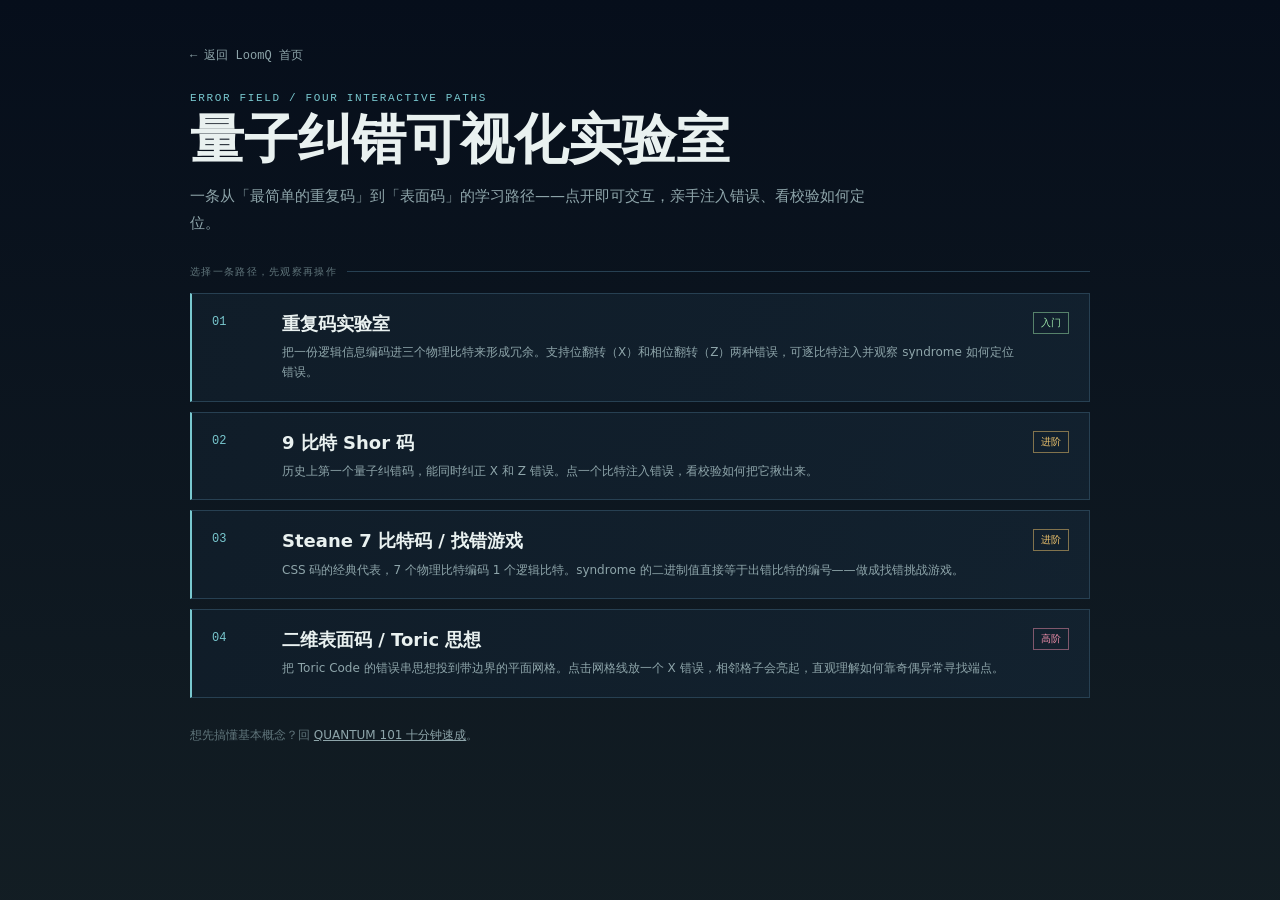
<file: starter_kit/visualizations/lab.html>
<!doctype html>
<html lang="zh-CN">
<head>
<meta charset="utf-8">
<meta name="viewport" content="width=device-width, initial-scale=1">
<title>量子纠错可视化实验室 · LoomQ</title>
<link rel="stylesheet" href="qec-games.css">
<style>
  :root{--q-bg:#071019;--q-surface:#101d29;--q-line:#274052;--q-line-strong:#466570;--q-ink:#e9f1f0;--q-muted:#8ea5aa;--q-faint:#60757b;--q-teal:#6fe7d9;--q-accent:#79c8cf;--q-amber:#f2c66d;--q-red:#ee8eaa;--q-green:#9be4a8;--mono:"SFMono-Regular",Consolas,"Liberation Mono",monospace}
  html{min-width:320px;background:#071019}
  body{margin:0;min-width:320px;color:#e9f1f0;background:linear-gradient(180deg,rgba(6,14,27,.98),rgba(19,30,36,.96)),#071019;font-family:system-ui,-apple-system,"Segoe UI","Microsoft YaHei",sans-serif;line-height:1.55;-webkit-font-smoothing:antialiased}
  .lab-index{min-height:100vh; padding:0 24px 64px}
  .lab-index .wrap{width:min(900px,100%); margin:0 auto; padding:42px 0 0}
  .lab-index .back{display:inline-block; margin-bottom:28px; color:var(--q-muted); font:12px var(--mono); text-decoration:none}
  .lab-index .back:hover{color:var(--q-teal)}
  .lab-index h1{margin:0; color:var(--q-ink); font-size:54px; line-height:1.05; font-weight:650; letter-spacing:0}
  .lab-index .sub{max-width:680px; margin:14px 0 0; color:var(--q-muted); font-size:15px; line-height:1.8}
  .lab-index .route{display:flex; align-items:center; gap:10px; margin:28px 0 14px; color:var(--q-faint); font:10px var(--mono); letter-spacing:.13em; text-transform:uppercase}
  .lab-index .route:after{content:""; height:1px; flex:1; background:var(--q-line)}
  .lab-index .step{display:grid; grid-template-columns:54px minmax(0,1fr) auto; gap:16px; align-items:start; margin:10px 0; padding:18px 20px; border:1px solid var(--q-line); border-left:2px solid var(--q-accent); background:linear-gradient(105deg,rgba(16,29,41,.96),rgba(20,37,52,.72)); transition:transform .2s ease,border-color .2s ease,background .2s ease}
  .lab-index .step:hover{transform:translateX(5px); border-color:var(--q-teal); background:linear-gradient(105deg,rgba(22,43,49,.98),rgba(20,37,52,.82))}
  .lab-index .step-number{color:var(--q-accent); font:12px var(--mono); padding-top:3px}
  .lab-index .step h2{margin:0; font-size:18px; line-height:1.35; font-weight:650}
  .lab-index .step h2 a{color:var(--q-ink); text-decoration:none}
  .lab-index .step h2 a:hover{color:var(--q-teal)}
  .lab-index .step p{margin:6px 0 0; color:var(--q-muted); font-size:12px; line-height:1.7}
  .lab-index .tag{display:inline-block; padding:3px 7px; border:1px solid var(--q-line-strong); color:var(--q-muted); font:10px var(--mono); white-space:nowrap}
  .lab-index .tag.easy{border-color:rgba(155,228,168,.5); color:var(--q-green)}
  .lab-index .tag.mid{border-color:rgba(242,198,109,.5); color:var(--q-amber)}
  .lab-index .tag.hard{border-color:rgba(238,142,170,.5); color:var(--q-red)}
  .lab-index .foot{margin-top:28px; color:var(--q-faint); font-size:12px}
  .lab-index .foot a{color:var(--q-muted)}
  @media (max-width:620px){.lab-index{padding:0 15px 48px}.lab-index .wrap{padding-top:28px}.lab-index h1{font-size:32px}.lab-index .step{grid-template-columns:38px minmax(0,1fr);gap:10px;padding:15px}.lab-index .step .tag{grid-column:2;width:max-content}.lab-index .step-number{font-size:11px}}
</style>
</head>
<body class="lab-index">
<div class="wrap">
  <a class="back" href="index.html">← 返回 LoomQ 首页</a>

  <p class="game-kicker">ERROR FIELD / FOUR INTERACTIVE PATHS</p>
  <h1>量子纠错可视化实验室</h1>
  <p class="sub">一条从「最简单的重复码」到「表面码」的学习路径——点开即可交互，亲手注入错误、看校验如何定位。</p>
  <div class="route">选择一条路径，先观察再操作</div>

  <div class="step">
    <span class="step-number">01</span>
    <div><h2><a href="qec-lab.html">重复码实验室</a></h2>
    <p>把一份逻辑信息编码进三个物理比特来形成冗余。支持位翻转（X）和相位翻转（Z）两种错误，可逐比特注入并观察 syndrome 如何定位错误。</p>
    </div><span class="tag easy">入门</span>
  </div>

  <div class="step">
    <span class="step-number">02</span><div><h2><a href="shor-code.html">9 比特 Shor 码</a></h2>
    <p>历史上第一个量子纠错码，能同时纠正 X 和 Z 错误。点一个比特注入错误，看校验如何把它揪出来。</p>
    </div><span class="tag mid">进阶</span>
  </div>

  <div class="step">
    <span class="step-number">03</span><div><h2><a href="steane-code.html">Steane 7 比特码 / 找错游戏</a></h2>
    <p>CSS 码的经典代表，7 个物理比特编码 1 个逻辑比特。syndrome 的二进制值直接等于出错比特的编号——做成找错挑战游戏。</p>
    </div><span class="tag mid">进阶</span>
  </div>

  <div class="step">
    <span class="step-number">04</span><div><h2><a href="toric-code.html">二维表面码 / Toric 思想</a></h2>
    <p>把 Toric Code 的错误串思想投到带边界的平面网格。点击网格线放一个 X 错误，相邻格子会亮起，直观理解如何靠奇偶异常寻找端点。</p>
    </div><span class="tag hard">高阶</span>
  </div>

  <p class="foot">想先搞懂基本概念？回 <a href="../QUANTUM_101.md">QUANTUM 101 十分钟速成</a>。</p>
</div>
</body>
</html>
</file>
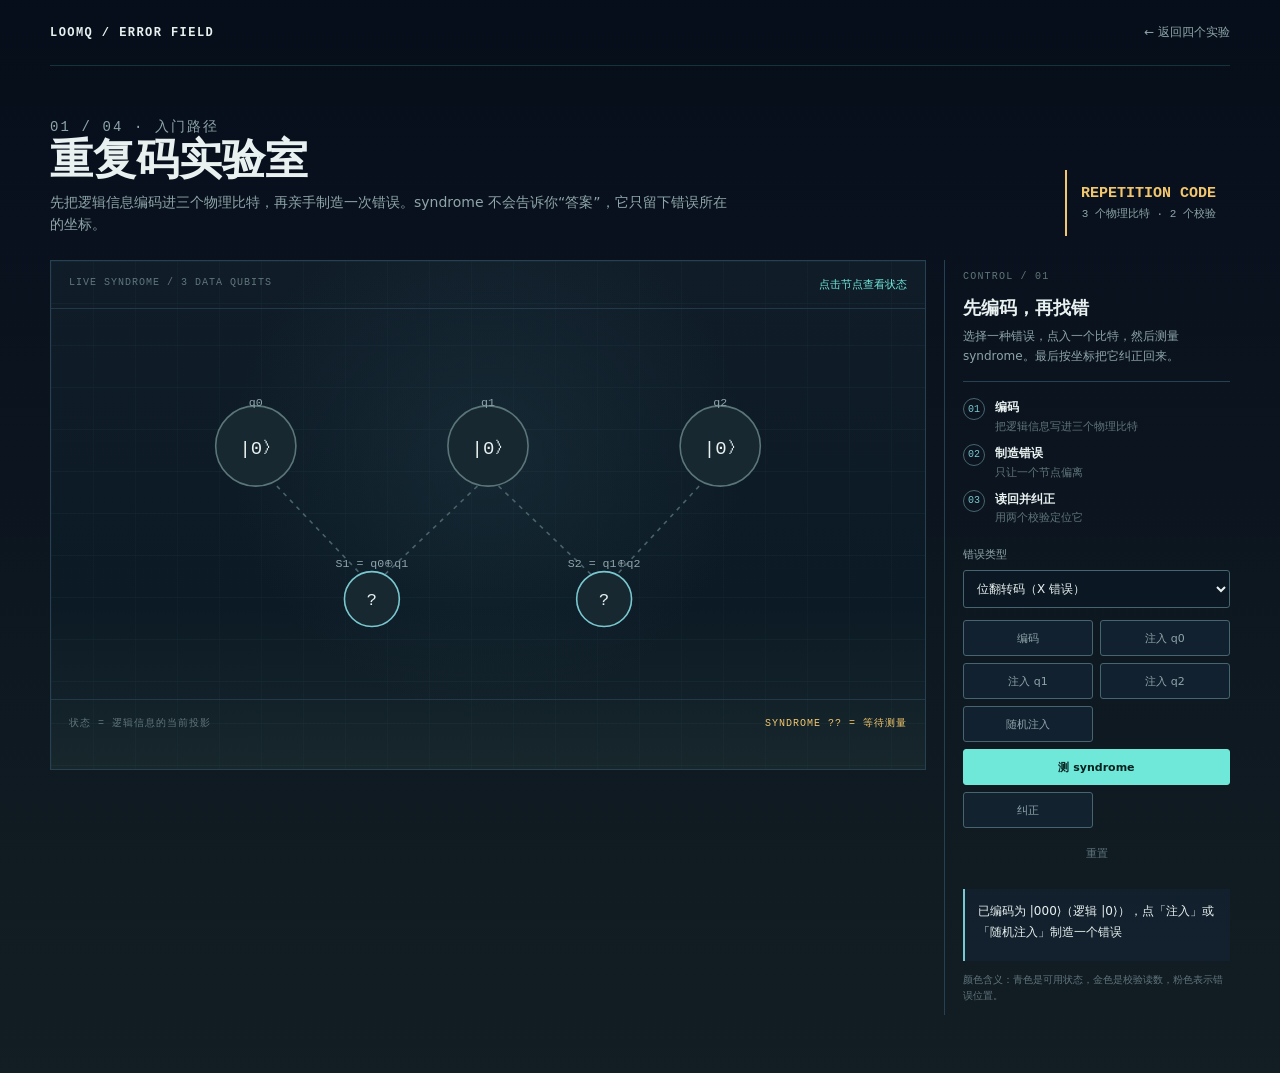
<file: starter_kit/visualizations/qec-lab.html>
<!doctype html>
<html lang="zh-CN">
<head>
<meta charset="utf-8">
<meta name="viewport" content="width=device-width, initial-scale=1">
<title>重复码实验室 · LoomQ</title>
<link rel="stylesheet" href="qec-games.css">
</head>
<body>
<div id="qec-lab" class="game-page" data-game="repeat-code">
  <header class="game-topbar"><a class="game-brand" href="../index.html">LOOMQ / ERROR FIELD</a><a class="game-back" href="lab.html">← 返回四个实验</a></header>
  <main class="game-main">
    <section class="game-hero"><div><p class="game-kicker">01 / 04 · 入门路径</p><h1>重复码实验室</h1><p>先把逻辑信息编码进三个物理比特，再亲手制造一次错误。syndrome 不会告诉你“答案”，它只留下错误所在的坐标。</p></div><div class="game-progress"><strong>REPETITION CODE</strong>3 个物理比特 · 2 个校验</div></section>
    <div class="game-layout">
      <section class="game-stage">
        <div class="game-stage-head"><span>LIVE SYNDROME / 3 DATA QUBITS</span><strong>点击节点查看状态</strong></div>
        <div class="game-canvas">

  <svg viewBox="0 0 720 290" role="img" aria-label="3 个数据比特与 2 个 syndrome 比特的纠错示意图">
    <line class="conn" x1="160" y1="128" x2="240" y2="212"></line>
    <line class="conn" x1="350" y1="128" x2="262" y2="212"></line>
    <line class="conn" x1="370" y1="128" x2="458" y2="212"></line>
    <line class="conn" x1="560" y1="128" x2="482" y2="212"></line>

    <g id="g0" class="qnode" role="button" tabindex="0" aria-label="在 q0 注入错误">
      <circle id="q0" class="qcircle" cx="140" cy="90" r="38"></circle>
      <text class="qname" x="140" y="52" text-anchor="middle">q0</text>
      <text id="s0" class="qstate" x="140" y="98" text-anchor="middle">|0⟩</text>
      <text id="x0" class="errx" x="178" y="70" text-anchor="middle">✕</text>
    </g>
    <g id="g1" class="qnode" role="button" tabindex="0" aria-label="在 q1 注入错误">
      <circle id="q1" class="qcircle" cx="360" cy="90" r="38"></circle>
      <text class="qname" x="360" y="52" text-anchor="middle">q1</text>
      <text id="s1" class="qstate" x="360" y="98" text-anchor="middle">|0⟩</text>
      <text id="x1" class="errx" x="398" y="70" text-anchor="middle">✕</text>
    </g>
    <g id="g2" class="qnode" role="button" tabindex="0" aria-label="在 q2 注入错误">
      <circle id="q2" class="qcircle" cx="580" cy="90" r="38"></circle>
      <text class="qname" x="580" y="52" text-anchor="middle">q2</text>
      <text id="s2" class="qstate" x="580" y="98" text-anchor="middle">|0⟩</text>
      <text id="x2" class="errx" x="618" y="70" text-anchor="middle">✕</text>
    </g>

    <g>
      <circle class="sycircle" cx="250" cy="235" r="26"></circle>
      <text class="qname" x="250" y="205" text-anchor="middle">S1 = q0⊕q1</text>
      <text id="syA" class="syn" x="250" y="241" text-anchor="middle">?</text>
    </g>
    <g>
      <circle class="sycircle" cx="470" cy="235" r="26"></circle>
      <text class="qname" x="470" y="205" text-anchor="middle">S2 = q1⊕q2</text>
      <text id="syB" class="syn" x="470" y="241" text-anchor="middle">?</text>
    </g>
        </div>
        <div class="game-stage-foot"><span>状态 = 逻辑信息的当前投影</span><span id="stageSyndrome">SYNDROME ?? = 等待测量</span></div>
      </section>
      <aside class="game-panel">
        <div class="game-panel-head"><span class="game-panel-label">CONTROL / 01</span><h2>先编码，再找错</h2><p class="game-panel-copy">选择一种错误，点入一个比特，然后测量 syndrome。最后按坐标把它纠正回来。</p></div>
        <div class="game-steps"><div class="game-step"><b>01</b><span><strong>编码</strong><small>把逻辑信息写进三个物理比特</small></span></div><div class="game-step"><b>02</b><span><strong>制造错误</strong><small>只让一个节点偏离</small></span></div><div class="game-step"><b>03</b><span><strong>读回并纠正</strong><small>用两个校验定位它</small></span></div></div>
        <div class="viz-controls"><label class="form-label" for="modeSel">错误类型</label><select id="modeSel" class="form-select"><option value="bit">位翻转码（X 错误）</option><option value="phase">相位翻转码（Z 错误）</option></select></div>
        <div class="viz-controls"><button type="button" class="btn" id="bEncode">编码</button><button type="button" class="btn" id="bQ0">注入 q0</button><button type="button" class="btn" id="bQ1">注入 q1</button><button type="button" class="btn" id="bQ2">注入 q2</button><button type="button" class="btn" id="bRandom">随机注入</button><button type="button" class="btn btn-primary" id="bMeasure">测 syndrome</button><button type="button" class="btn" id="bCorrect">纠正</button><button type="button" class="btn btn-ghost" id="bReset">重置</button></div>
        <div id="status" class="status" role="status" aria-live="polite">选择错误类型后，点「编码」开始</div><p class="game-hint">颜色含义：青色是可用状态，金色是校验读数，粉色表示错误位置。</p>
      </aside>
    </div>
  </main>
</div>

<script>
(function () {
  var root = document.getElementById("qec-lab");
  var mode = "bit";
  var data = [0, 0, 0];
  var errorAt = -1;
  var measured = null;
  var corrected = false;

  var modeSel = root.querySelector("#modeSel");
  var states = [root.querySelector("#s0"), root.querySelector("#s1"), root.querySelector("#s2")];
  var circles = [root.querySelector("#q0"), root.querySelector("#q1"), root.querySelector("#q2")];
  var crosses = [root.querySelector("#x0"), root.querySelector("#x1"), root.querySelector("#x2")];
  var syA = root.querySelector("#syA");
  var syB = root.querySelector("#syB");
  var status = root.querySelector("#status");
  var stageSyndrome = root.querySelector("#stageSyndrome");

  function stLabel(v) { return mode === "bit" ? (v ? "|1⟩" : "|0⟩") : (v ? "|-⟩" : "|+⟩"); }
  function errWord() { return mode === "bit" ? "位翻转（X）" : "相位翻转（Z）"; }
  function encoded() { return mode === "bit" ? "|000⟩（逻辑 |0⟩）" : "|+ + +⟩（逻辑 |+⟩）"; }

  function render() {
    for (var i = 0; i < 3; i++) {
      states[i].textContent = stLabel(data[i]);
      states[i].classList.toggle("one", data[i] === 1);
      circles[i].classList.remove("err", "ok");
      crosses[i].classList.remove("show");
      if (errorAt === i) {
        circles[i].classList.add("err");
        crosses[i].classList.add("show");
      } else if (corrected) {
        circles[i].classList.add("ok");
      }
    }
    syA.textContent = measured ? String(measured[0]) : "?";
    syB.textContent = measured ? String(measured[1]) : "?";
    syA.classList.toggle("hit", measured && measured[0] === 1);
    syB.classList.toggle("hit", measured && measured[1] === 1);

    if (corrected) {
      status.textContent = "已纠正，逻辑态完好";
      stageSyndrome.textContent = "RESTORED = 逻辑态完好";
    } else if (measured) {
      var key = String(measured[0]) + String(measured[1]);
      var loc = { "10": "q0", "11": "q1", "01": "q2" }[key];
      status.textContent = loc ? ("syndrome = " + key + " → 错误在 " + loc) : ("syndrome = 00 → 无错误");
      stageSyndrome.textContent = loc ? ("SYNDROME " + key + " = " + loc) : "SYNDROME 00 = 暂无异常";
    } else if (errorAt >= 0) {
      status.textContent = "q" + errorAt + " 发生了" + errWord() + "错误，点「测 syndrome」定位它";
      stageSyndrome.textContent = "ERROR INJECTED = 尚未测量";
    } else {
      status.textContent = "已编码为 " + encoded() + "，点「注入」或「随机注入」制造一个错误";
      stageSyndrome.textContent = "SYNDROME ?? = 等待测量";
    }
  }

  function resetFlow() { errorAt = -1; measured = null; corrected = false; }
  function encode() { data = [0, 0, 0]; resetFlow(); render(); }
  function inject(i) { data = [0, 0, 0]; data[i] = 1; errorAt = i; measured = null; corrected = false; render(); }
  function randomError() { inject(Math.floor(Math.random() * 3)); }
  function measure() { measured = [data[0] ^ data[1], data[1] ^ data[2]]; render(); }
  function correct() { if (errorAt >= 0) { data[errorAt] = 0; } errorAt = -1; measured = null; corrected = true; render(); }
  function reset() { data = [0, 0, 0]; resetFlow(); render(); }

  modeSel.addEventListener("change", function () { mode = modeSel.value; reset(); });
  root.querySelector("#bEncode").addEventListener("click", encode);
  root.querySelector("#bQ0").addEventListener("click", function () { inject(0); });
  root.querySelector("#bQ1").addEventListener("click", function () { inject(1); });
  root.querySelector("#bQ2").addEventListener("click", function () { inject(2); });
  [root.querySelector("#g0"), root.querySelector("#g1"), root.querySelector("#g2")].forEach(function (node, index) {
    node.addEventListener("click", function () { inject(index); });
    node.addEventListener("keydown", function (event) {
      if (event.key === "Enter" || event.key === " ") {
        event.preventDefault();
        inject(index);
      }
    });
  });
  root.querySelector("#bRandom").addEventListener("click", randomError);
  root.querySelector("#bMeasure").addEventListener("click", measure);
  root.querySelector("#bCorrect").addEventListener("click", correct);
  root.querySelector("#bReset").addEventListener("click", reset);

  render();
})();
</script>
</body>
</html>
</file>
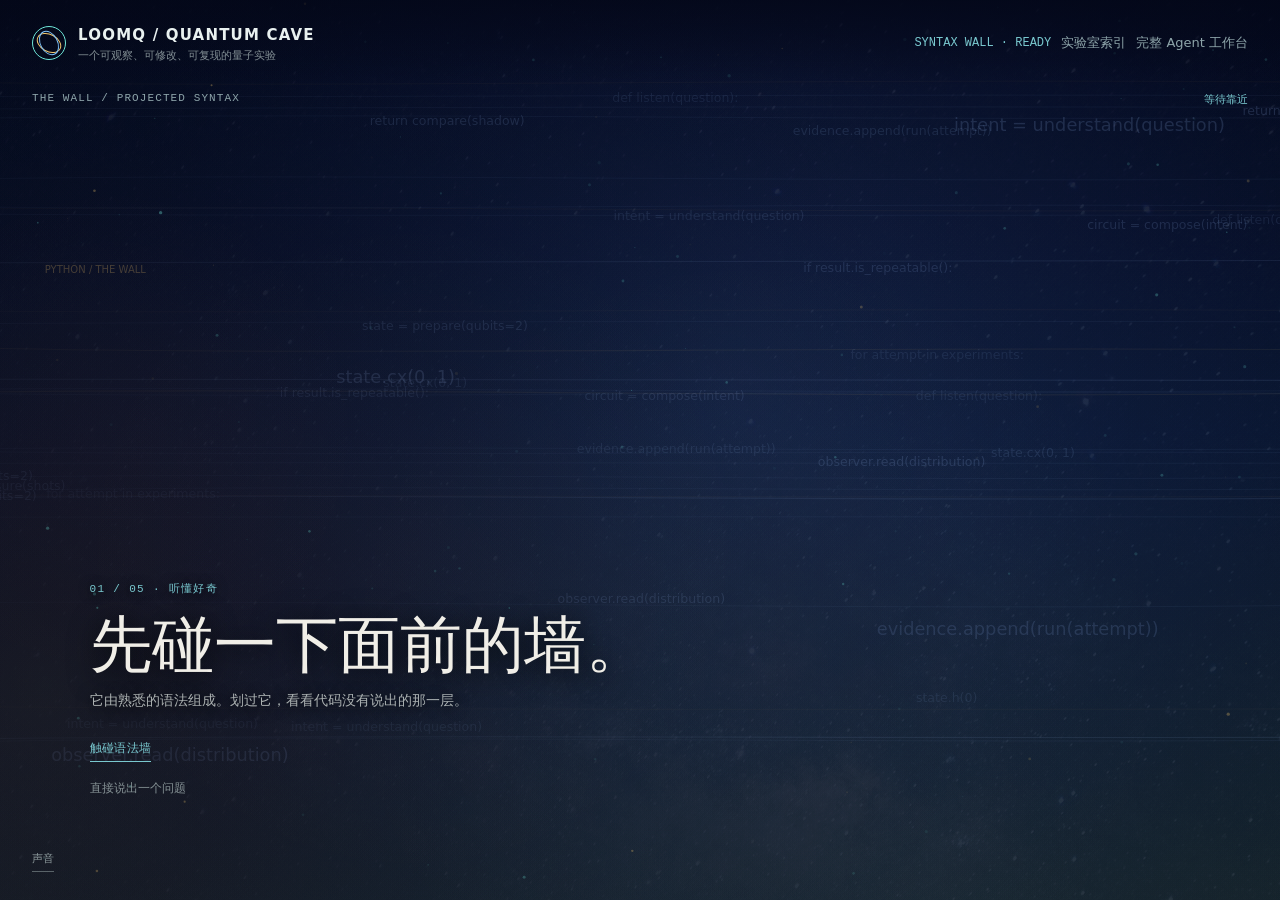
<file: starter_kit/visualizations/quantum-cave.html>
<!doctype html>
<html lang="zh-CN">
<head>
<meta charset="utf-8">
<meta name="viewport" content="width=device-width, initial-scale=1">
<title>LoomQ Quantum Cave</title>
<style>
  :root { --void:#071019; --deep:#0b1722; --surface:#101d29; --surface-2:#142534; --line:#274052; --ink:#e9f1f0; --muted:#8ea5aa; --faint:#60757b; --cobalt:#315fae; --ideal:#6fe7d9; --sampled:#f2c66d; --noisy:#82c7ff; --real:#ee8eaa; --teal:var(--ideal); --cyan:var(--noisy); --amber:var(--sampled); --rose:var(--real); --green:#9be4a8; --journey-accent:var(--teal); --mono:"SFMono-Regular",Consolas,"Liberation Mono",monospace; }
  * { box-sizing:border-box; }
  [hidden] { display:none !important; }
  html { background:var(--void); }
  body { margin:0; min-width:320px; background:var(--void); color:var(--ink); font-family:system-ui,-apple-system,"Segoe UI","Microsoft YaHei",sans-serif; line-height:1.5; }
  button,input,textarea { font:inherit; }
  button { cursor:pointer; }
  button:focus-visible,input:focus-visible,textarea:focus-visible { outline:2px solid var(--amber); outline-offset:3px; }
  .intro-mode button:focus-visible,.intro-mode textarea:focus-visible { outline-color:var(--journey-accent); }
  .app { width:min(1500px,100%); margin:0 auto; padding:24px 28px 40px; }
  .topbar { display:flex; align-items:center; justify-content:space-between; gap:18px; border-bottom:1px solid var(--line); padding-bottom:18px; }
  .brand { display:flex; align-items:center; gap:12px; }
  .brand-mark { width:34px; height:34px; border:1px solid var(--teal); border-radius:50%; position:relative; }
  .brand-mark:before,.brand-mark:after { content:""; position:absolute; border:1px solid currentColor; border-radius:50%; inset:7px 3px; color:var(--amber); transform:rotate(28deg); }
  .brand-mark:after { inset:3px 7px; color:var(--cyan); transform:rotate(-28deg); }
  .brand strong { display:block; font-size:15px; letter-spacing:.08em; }
  .brand small { display:block; color:var(--muted); font:11px var(--mono); margin-top:1px; }
  .top-actions { display:flex; align-items:center; gap:10px; }
  .top-status { color:var(--teal); font:12px var(--mono); }
  .ghost-link { color:var(--muted); text-decoration:none; border-bottom:1px solid transparent; font-size:13px; }
  .ghost-link:hover { color:var(--ink); border-color:var(--teal); }
  .lab-grid { display:grid; grid-template-columns:238px minmax(0,1fr) 300px; gap:20px; padding-top:24px; }
  .agent-rail { min-width:0; }
  .eyebrow { color:var(--amber); font:11px var(--mono); letter-spacing:.14em; text-transform:uppercase; margin:0 0 8px; }
  h1 { font-size:38px; line-height:1.08; letter-spacing:0; margin:0; font-weight:700; }
  .intro { color:var(--muted); font-size:13px; margin:12px 0 22px; }
  .agent-chain { position:relative; display:grid; gap:4px; }
  .agent-chain:before { content:""; position:absolute; left:18px; top:21px; bottom:21px; width:1px; background:var(--line); }
  .agent-node { position:relative; display:grid; grid-template-columns:38px 1fr; gap:10px; align-items:center; min-height:66px; border:0; border-left:1px solid transparent; padding:8px 8px 8px 0; text-align:left; background:transparent; color:var(--muted); }
  .agent-node:hover { color:var(--ink); background:#0c1924; }
  .agent-node[aria-pressed="true"] { color:var(--ink); border-left-color:var(--amber); background:#13232d; }
  .agent-orb { z-index:1; display:grid; place-items:center; width:36px; height:36px; border:1px solid var(--line); border-radius:50%; background:var(--deep); color:var(--faint); font:11px var(--mono); }
  .agent-node.done .agent-orb { border-color:var(--teal); color:var(--teal); }
  .agent-node.active .agent-orb { border-color:var(--amber); color:var(--amber); box-shadow:0 0 0 4px rgba(242,198,109,.1); }
  .agent-node strong { display:block; font-size:13px; font-weight:650; }
  .agent-node small { display:block; color:var(--faint); font-size:11px; margin-top:3px; }
  .agent-inspector { border-top:1px solid var(--line); margin-top:22px; padding-top:16px; }
  .inspector-label { color:var(--faint); font:11px var(--mono); }
  .agent-inspector h2 { font-size:17px; margin:7px 0 6px; }
  .agent-inspector p { color:var(--muted); font-size:12px; margin:0; }
  .agent-output { margin-top:13px; color:var(--teal); font:11px/1.6 var(--mono); white-space:pre-wrap; }
  .story-bridge { margin-top:22px; padding:14px 0 0 14px; border-left:2px solid var(--amber); }
  .story-bridge p { color:var(--muted); font-size:12px; margin:0; }
  .story-bridge .story-line { color:var(--ink); font-size:13px; line-height:1.7; }
  .story-bridge .story-map { color:var(--amber); font:10px/1.6 var(--mono); margin-top:10px; }
  .stage-column { min-width:0; }
  .stage-head { display:flex; justify-content:space-between; align-items:end; gap:14px; margin-bottom:10px; }
  .stage-head h2 { font-size:16px; margin:0; }
  .stage-head p { color:var(--muted); font-size:12px; margin:3px 0 0; }
  .stage-meter { color:var(--amber); font:12px var(--mono); white-space:nowrap; }
  .stage { position:relative; min-height:560px; overflow:hidden; border:1px solid var(--line); background:#08131e; }
  #quantum-cave-canvas { display:block; width:100%; height:100%; min-height:560px; cursor:crosshair; touch-action:none; }
  body:has(.intro-mode) { overflow:hidden; }
  .intro-mode { width:100%; max-width:none; padding:0; }
  .intro-mode .topbar { position:absolute; z-index:8; left:0; right:0; top:0; padding:24px 32px; border-bottom:0; background:linear-gradient(180deg,rgba(3,7,24,.78),rgba(3,7,24,0)); }
  .intro-mode .brand small { color:rgba(190,207,205,.68); }
  .intro-mode .top-status { color:var(--journey-accent); transition:color .45s ease; }
  .intro-mode .lab-grid { display:block; padding:0; }
  .intro-mode .stage-column { height:100svh; }
  .intro-mode .agent-rail,.intro-mode .control-rail,.intro-mode .bottom-grid { display:none; }
  .intro-mode .stage-head { display:none; }
  .intro-mode .stage { height:100svh; min-height:0; border:0; background:#030617; }
  .intro-mode #quantum-cave-canvas { height:100%; min-height:0; cursor:none; }
  .intro-mode .stage-center { display:none; }
  .intro-mode .stage-topline { top:92px; left:32px; right:32px; }
  .intro-mode .stage-bottom { bottom:28px; left:32px; right:32px; }
  .intro-mode .stage-legend,.intro-mode .observe-value { display:none; }
  .intro-journey { position:absolute; z-index:3; left:7%; right:auto; bottom:11%; top:auto; transform:none; width:min(610px,78%); margin:0; text-align:left; pointer-events:none; transition:opacity .6s ease,transform .6s ease; }
  .intro-journey.is-fading { opacity:0; transform:translateY(12px); }
  .intro-journey button,.intro-journey textarea { pointer-events:auto; }
  .intro-phase { color:var(--journey-accent); font:11px var(--mono); letter-spacing:.12em; text-transform:uppercase; text-shadow:0 1px 12px #03070b; transition:color .45s ease; }
  .intro-journey h2 { max-width:610px; margin:16px 0 9px; color:#f0eee7; font-size:62px; line-height:1.08; font-weight:500; letter-spacing:0; text-wrap:balance; text-shadow:0 3px 28px rgba(1,4,6,.98); }
  .intro-journey p { max-width:520px; margin:0; color:rgba(219,226,222,.76); font-size:14px; line-height:1.8; text-shadow:0 2px 15px rgba(1,4,6,.98); }
  .intro-action { margin-top:22px; border:0; border-bottom:1px solid var(--journey-accent); background:transparent; color:var(--journey-accent); padding:5px 0 4px; border-radius:0; font:12px var(--mono); letter-spacing:.03em; transition:color .45s ease,border-color .45s ease; }
  .intro-action:hover { color:var(--ink); border-color:var(--ink); }
  .intro-quiet { display:block; width:max-content; max-width:100%; margin:14px 0 0; padding:3px 0; border:0; border-bottom:1px solid transparent; background:transparent; color:rgba(190,207,205,.66); font-size:12px; }
  .intro-quiet:hover { color:var(--ink); border-color:var(--teal); }
  .intro-prompt-wrap { max-width:540px; margin:18px auto 0; }
  .intro-prompt { min-height:74px; background:rgba(9,22,33,.86); text-align:left; }
  .intro-choices { display:flex; flex-wrap:wrap; justify-content:center; gap:8px; margin-top:20px; }
  .intro-choice { border:1px solid var(--line); background:rgba(9,22,33,.86); color:var(--muted); padding:10px 13px; border-radius:3px; font-size:12px; }
  .intro-choice:hover,.intro-choice[aria-pressed="true"] { border-color:var(--amber); color:var(--amber); }
  .intro-replay { display:none; border:0; background:transparent; color:var(--muted); padding:0; }
  .intro-replay.is-visible { display:inline-block; }
  .stage-topline { position:absolute; left:20px; right:20px; top:17px; display:flex; justify-content:space-between; gap:10px; pointer-events:none; }
  .stage-label { color:var(--muted); font:11px var(--mono); letter-spacing:.1em; }
  .stage-live { color:var(--teal); font:11px var(--mono); }
  .intro-mode .stage-live { color:var(--journey-accent); transition:color .45s ease; }
  .stage-center { position:absolute; left:50%; top:48%; transform:translate(-50%,-50%); width:min(78%,420px); text-align:center; pointer-events:none; }
  .shadow-state { color:var(--amber); font:58px var(--mono); letter-spacing:.06em; text-shadow:0 0 26px rgba(242,198,109,.38); }
  .shadow-caption { color:var(--muted); font-size:12px; margin-top:8px; }
  .stage-note { min-height:22px; color:var(--ink); font-size:13px; margin-top:17px; }
  .stage-bottom { position:absolute; left:20px; right:20px; bottom:16px; display:flex; justify-content:space-between; gap:14px; align-items:end; pointer-events:none; }
  .stage-legend { color:var(--faint); font-size:11px; }
  .legend-dot { display:inline-block; width:7px; height:7px; border-radius:50%; margin-right:5px; background:var(--teal); }
  .observe-value { color:var(--amber); font:12px var(--mono); }
  .sensory-toggle { pointer-events:auto; border:0; border-bottom:1px solid rgba(190,207,205,.4); background:transparent; color:rgba(190,207,205,.7); padding:5px 0; border-radius:0; font:11px var(--mono); }
  .sensory-toggle:hover,.sensory-toggle[aria-pressed="true"] { border-color:var(--amber); color:var(--amber); }
  .intro-mode .sensory-toggle[aria-pressed="true"] { border-color:var(--journey-accent); color:var(--journey-accent); transition:color .45s ease,border-color .45s ease; }
  .media-sources { position:absolute; width:1px; height:1px; overflow:hidden; opacity:0; pointer-events:none; }
  .media-sources video,.media-sources img { display:block; width:1px; height:1px; }
  .control-rail { min-width:0; border-left:1px solid var(--line); padding-left:20px; }
  .control-label { color:var(--faint); font:11px var(--mono); letter-spacing:.08em; }
  .control-rail h2 { font-size:18px; margin:7px 0 5px; }
  .control-rail .lede { color:var(--muted); font-size:12px; margin:0 0 16px; }
  .prompt-form { display:grid; gap:8px; }
  textarea { width:100%; min-height:86px; resize:vertical; border:1px solid var(--line); background:#091621; color:var(--ink); padding:11px; border-radius:3px; font-size:13px; line-height:1.55; }
  textarea::placeholder { color:var(--faint); }
  .run-button { border:1px solid var(--teal); background:var(--teal); color:#06211e; padding:11px 14px; border-radius:3px; font-weight:700; }
  .run-button:hover { background:#a0f1e5; }
  .preset-row { display:flex; flex-wrap:wrap; gap:6px; margin:12px 0 22px; }
  .preset { color:var(--muted); border:1px solid var(--line); background:transparent; border-radius:3px; padding:6px 8px; font-size:11px; }
  .preset:hover,.preset[aria-pressed="true"] { color:var(--amber); border-color:var(--amber); }
  .control-block { border-top:1px solid var(--line); padding-top:16px; margin-top:16px; }
  .control-row { display:flex; justify-content:space-between; gap:10px; align-items:center; color:var(--muted); font-size:12px; margin-bottom:8px; }
  output { color:var(--amber); font:12px var(--mono); }
  input[type="range"] { width:100%; accent-color:var(--amber); }
  .range-caption { color:var(--faint); font-size:11px; margin-top:5px; }
  .prediction-title { color:var(--ink); font-size:12px; margin:0 0 8px; }
  .prediction-list { display:grid; gap:6px; }
  .prediction { display:flex; gap:8px; align-items:center; color:var(--muted); font-size:12px; cursor:pointer; }
  .prediction input { accent-color:var(--teal); }
  .prediction:has(input:checked) { color:var(--teal); }
  .prediction-result { min-height:36px; margin-top:14px; color:var(--muted); font-size:12px; }
  .prediction-result.hit { color:var(--green); }
  .prediction-result.miss { color:var(--rose); }
  .bottom-grid { display:grid; grid-template-columns:minmax(0,1.25fr) minmax(0,1fr); gap:20px; margin-top:20px; }
  .console-panel { min-width:0; border-top:1px solid var(--line); padding-top:16px; }
  .console-head { display:flex; justify-content:space-between; align-items:baseline; gap:10px; }
  .console-head h2 { font-size:15px; margin:0; }
  .console-head span { color:var(--faint); font:11px var(--mono); }
  .qasm-box { margin-top:10px; min-height:130px; padding:12px; overflow:auto; background:#091621; border:1px solid var(--line); color:#b5d5d2; font:11px/1.6 var(--mono); white-space:pre-wrap; }
  .bars { display:grid; gap:8px; margin-top:12px; }
  .result-group { border-top:1px solid rgba(39,64,82,.65); padding-top:8px; }
  .result-group:first-child { border-top:0; padding-top:0; }
  .result-key { color:var(--ink); font:12px var(--mono); margin-bottom:5px; }
  .bar-row { display:grid; grid-template-columns:44px 1fr 48px; gap:7px; align-items:center; color:var(--muted); font:11px var(--mono); }
  .bar-track { height:8px; background:#162733; overflow:hidden; }
  .bar-fill { height:100%; transition:width .35s ease; }
  .bar-fill.ideal { background:var(--ideal); }
  .bar-fill.sampled { background:var(--sampled); }
  .bar-fill.noisy { background:var(--noisy); }
  .bar-fill.real { background:var(--real); }
  .evidence-note { color:var(--muted); font-size:12px; margin:13px 0 0; }
  .evidence-note strong { color:var(--ink); font-weight:650; }
  .empty-state { color:var(--faint); font-size:12px; padding:18px 0; }
  .sr-only { position:absolute; width:1px; height:1px; padding:0; margin:-1px; overflow:hidden; clip:rect(0,0,0,0); white-space:nowrap; border:0; }
  @media (max-width:1180px) { .lab-grid { grid-template-columns:210px minmax(0,1fr); } .control-rail { grid-column:1 / -1; border-left:0; border-top:1px solid var(--line); padding:20px 0 0; display:grid; grid-template-columns:1.2fr .8fr; gap:26px; } .control-rail .control-block { margin-top:0; } }
  @media (max-width:760px) { .app { padding:17px 14px 28px; } .topbar { align-items:flex-start; } .top-actions { flex-wrap:wrap; justify-content:flex-end; } .top-status { width:100%; text-align:right; order:2; } .lab-grid { grid-template-columns:1fr; gap:18px; } .agent-rail { display:grid; grid-template-columns:1fr 1fr; gap:14px; } .agent-rail h1,.agent-rail .intro { grid-column:1 / -1; } h1 { font-size:30px; } .agent-chain { grid-column:1 / -1; grid-template-columns:repeat(5,1fr); gap:4px; } .agent-chain:before { left:9%; right:9%; top:18px; bottom:auto; width:auto; height:1px; } .agent-node { display:block; min-height:0; padding:0; text-align:center; border:0; } .agent-node[aria-pressed="true"] { background:transparent; } .agent-orb { margin:0 auto 6px; width:34px; height:34px; } .agent-node strong { font-size:10px; white-space:nowrap; } .agent-node small { display:none; } .agent-inspector { margin-top:0; padding-top:0; border-top:0; } .stage { min-height:430px; } #quantum-cave-canvas { min-height:430px; } .shadow-state { font-size:36px; } .bottom-grid { grid-template-columns:1fr; } .control-rail { display:block; } .control-rail .control-block { margin-top:16px; } }
  @media (max-width:760px) { .intro-mode { padding:0; } .intro-mode .topbar { padding:17px 16px; } .intro-mode .top-actions { display:none; } .intro-mode .stage-topline { top:74px; left:16px; right:16px; } .intro-mode .stage-bottom { bottom:18px; left:16px; right:16px; } .intro-journey { left:16px; right:16px; bottom:12%; width:auto; } .intro-journey h2 { margin-top:14px; font-size:32px; } .intro-journey p { font-size:13px; line-height:1.7; } .intro-action { margin-top:20px; } }
  @media (prefers-reduced-motion:reduce) { *,*:before,*:after { scroll-behavior:auto !important; transition:none !important; animation:none !important; } }
</style>
</head>
<body>
<div class="app intro-mode" id="quantum-cave-app">
  <header class="topbar">
    <div class="brand"><span class="brand-mark" aria-hidden="true"></span><div><strong>LOOMQ / QUANTUM CAVE</strong><small>一个可观察、可修改、可复现的量子实验</small></div></div>
    <div class="top-actions"><span class="top-status" id="top-status">SYNTAX WALL · READY</span><button class="ghost-link intro-replay" id="intro-replay" type="button">重新走一遍</button><a class="ghost-link" href="/visualizations/index.html">实验室索引</a><a class="ghost-link" href="/classic">完整 Agent 工作台</a></div>
  </header>

  <main class="lab-grid">
    <aside class="agent-rail" aria-label="智能体协作图谱">
      <div><p class="eyebrow">L2 / agent field</p><h1>让影子<br>自己说话。</h1><p class="intro">先别急着学会 Python。QASM 是舞步的记谱，不是舞步本身；一次测量是影子，也不是完整状态。</p><div class="story-bridge" aria-label="量子洞穴引入"><p class="story-line">你只要用自己的话问一句：<br>“我想看看，什么会一起出现？”</p><p>洞穴会把问题变成可执行的舞步，先让你猜一次，再反复运行，用分布而不是术语回答。</p><p class="story-map">舞步 = 状态变化　观看 = 测量　重复的影子 = 证据</p></div></div>
      <div class="agent-chain" role="list" aria-label="实验智能体阶段">
        <button class="agent-node active" type="button" role="listitem" aria-pressed="true" data-agent="intent"><span class="agent-orb">01</span><span><strong>意图</strong><small>听懂你要看什么</small></span></button>
        <button class="agent-node" type="button" role="listitem" aria-pressed="false" data-agent="circuit"><span class="agent-orb">02</span><span><strong>电路</strong><small>搭出可执行路径</small></span></button>
        <button class="agent-node" type="button" role="listitem" aria-pressed="false" data-agent="critic"><span class="agent-orb">03</span><span><strong>质疑</strong><small>先写下预测</small></span></button>
        <button class="agent-node" type="button" role="listitem" aria-pressed="false" data-agent="simulator"><span class="agent-orb">04</span><span><strong>模拟</strong><small>重复走过这条路</small></span></button>
        <button class="agent-node" type="button" role="listitem" aria-pressed="false" data-agent="observer"><span class="agent-orb">05</span><span><strong>观测</strong><small>把影子带回来</small></span></button>
      </div>
      <div class="agent-inspector" aria-live="polite"><span class="inspector-label">SELECTED AGENT</span><h2 id="agent-title">听懂好奇</h2><p id="agent-copy">先接住你真正想知道的事，不要求你先说出术语。</p><div class="agent-output" id="agent-output">等你说出第一句好奇。</div></div>
    </aside>

    <section class="stage-column" aria-label="量子洞穴主舞台">
      <div class="stage-head"><div><h2>洞内观测场</h2><p>先看舞步，再看影子：粒子是变化中的状态，中央留下的是测量后的证据。</p></div><span class="stage-meter" id="stage-meter">PHASE 01 / 05</span></div>
      <div class="stage">
        <canvas id="quantum-cave-canvas" aria-label="可拖动的 Python 语法墙与量子状态场"></canvas>
        <div class="media-sources" aria-hidden="true">
          <img id="cave-galaxy" src="../assets/quantum-cave/galaxy.png" alt="">
          <video id="cave-fire-close" src="../assets/quantum-cave/fire-close.mp4" muted loop playsinline preload="auto"></video>
          <video id="cave-fire-logs" src="../assets/quantum-cave/fire-logs.mp4" muted loop playsinline preload="auto"></video>
          <video id="cave-silhouette" src="../assets/quantum-cave/ballerina-silhouette.mp4" muted loop playsinline preload="auto"></video>
        </div>
        <section class="intro-journey" id="intro-journey" aria-live="polite" aria-label="量子洞穴开场引导">
          <div class="intro-phase" id="intro-phase">01 / 05 · 听懂好奇</div>
          <h2 id="intro-title">先碰一下面前的墙。</h2>
          <p id="intro-copy">它由熟悉的语法组成。划过它，看看代码没有说出的那一层。</p>
          <div class="intro-prompt-wrap" id="intro-prompt-wrap" hidden><label class="sr-only" for="intro-prompt">你想观察的现象</label><textarea class="intro-prompt" id="intro-prompt" placeholder="例如：我想看看两个比特会不会一起出现"></textarea></div>
          <div class="intro-choices" id="intro-choices" hidden><button class="intro-choice" type="button" data-intro-prediction="correlated">我猜：会一起出现</button><button class="intro-choice" type="button" data-intro-prediction="uncertain">我还不确定</button></div>
          <button class="intro-action" id="intro-action" type="button">走近一点</button>
          <button class="intro-quiet" id="intro-skip" type="button">直接说出一个问题</button>
        </section>
        <div class="stage-topline"><span class="stage-label">THE WALL / PROJECTED SYNTAX</span><span class="stage-live" id="stage-live">等待实验</span></div>
        <div class="stage-center"><div class="shadow-state" id="shadow-state">· · ·</div><div class="shadow-caption" id="shadow-caption">舞步还在暗处。墙上暂时没有影子。</div><div class="stage-note" id="stage-note">先用一句自然语言告诉洞穴，你想看见什么。</div></div>
        <div class="stage-bottom"><span class="stage-legend"><i class="legend-dot"></i>可观测样本 <span id="particle-count">72</span></span><button class="sensory-toggle" id="sensory-toggle" type="button" aria-pressed="false">声音</button><span class="observe-value">观测 <b id="observe-stage-value">35%</b></span></div>
      </div>
    </section>

    <aside class="control-rail" aria-label="实验控制台">
      <div>
        <span class="control-label">SAY IT / 01</span><h2>你想看见什么？</h2><p class="lede">不用先写代码。把你脑中的好奇，直接说给洞穴听。</p>
        <div class="prompt-form"><label class="sr-only" for="task-input">你想观察的现象</label><textarea id="task-input" placeholder="例如：我想看看两个比特会不会一起出现"></textarea><button class="run-button" id="run-button" type="button">让舞步开始</button></div>
        <div class="preset-row" aria-label="实验预设"><button class="preset" type="button" data-prompt="做一个 Bell 态并测量" data-prediction="correlated">Bell / 纠缠</button><button class="preset" type="button" data-prompt="生成一个 3 比特 GHZ 纠缠态并全测量" data-prediction="correlated">GHZ / 相关性</button><button class="preset" type="button" data-prompt="生成一个叠加态" data-prediction="uniform">叠加 / 概率</button><button class="preset" type="button" data-prompt="用 Grover 搜索一个目标" data-prediction="uncertain">Grover / 搜索</button></div>
      </div>
      <div>
        <div class="control-block"><div class="control-row"><label for="observation-range">洞内观测频率</label><output id="observation-value">35%</output></div><input id="observation-range" type="range" min="0" max="100" step="1" value="35"><div class="range-caption" id="observation-copy">观测少一点，保留更多未知感。</div></div>
        <div class="control-block"><div class="control-row"><label for="shots-range">重复走过这条路</label><output id="shots-value">1024 shots</output></div><input id="shots-range" type="range" min="100" max="2048" step="100" value="1024"><div class="range-caption">shots 越多，出口分布越稳定。</div></div>
        <div class="control-block"><p class="prediction-title">你预测这次会看到什么？</p><div class="prediction-list"><label class="prediction"><input type="radio" name="prediction" value="correlated"> 只有 00 / 11 这类相关结果</label><label class="prediction"><input type="radio" name="prediction" value="uniform"> 多个出口差不多平均</label><label class="prediction"><input type="radio" name="prediction" value="uncertain" checked> 我还不确定，直接看证据</label></div><p class="prediction-result" id="prediction-result">预测会在实验结束后和主峰对照。</p></div>
      </div>
    </aside>
  </main>

  <section class="bottom-grid" aria-label="实验证据">
    <div class="console-panel"><div class="console-head"><h2>程序层 / OpenQASM 2.0</h2><span id="qasm-status">WAITING FOR CIRCUIT</span></div><pre class="qasm-box" id="qasm-box">输入一句话，电路会在这里出现。</pre></div>
    <div class="console-panel"><div class="console-head"><h2>证据层 / 出口分布</h2><span id="evidence-status">NO RUN YET</span></div><div class="bars" id="evidence-bars"><div class="empty-state">运行一次实验后，这里会并排显示理想、采样和噪声影子。</div></div><p class="evidence-note" id="evidence-note">真实结果不是动画的装饰，它是可以重复验证的测量证据。</p></div>
  </section>
</div>
<script>
(function () {
  "use strict";
  var root = document.getElementById("quantum-cave-app");
  var canvas = document.getElementById("quantum-cave-canvas");
  var ctx = canvas.getContext("2d");
  function cssToken(name, fallback) {
    return getComputedStyle(document.documentElement).getPropertyValue(name).trim() || fallback;
  }
  var semanticPalette = {
    ideal: { hex: cssToken("--ideal", "#6fe7d9"), hue: 174 },
    sampled: { hex: cssToken("--sampled", "#f2c66d"), hue: 40 },
    noisy: { hex: cssToken("--noisy", "#82c7ff"), hue: 207 },
    real: { hex: cssToken("--real", "#ee8eaa"), hue: 343 }
  };
  var semanticSeries = [semanticPalette.ideal, semanticPalette.sampled, semanticPalette.noisy];
  var particles = [];
  var pointer = { x: -999, y: -999, active: false, down: false, hadGesture: false };
  var state = { phase: 0, observation: 35, shots: 1024, activeAgent: "intent", data: null, runId: 0, running: false, introStep: 0, introStage: 0, introPrompt: "", introPrediction: "correlated", wallReveal: .18, skyReveal: .04, skyTarget: .04, figureReveal: 0, figureTarget: 0, fireEnergy: .22, gestureDistance: 0, gestureStarted: false, entryDepth: .04, entryTarget: .04, soundEnabled: false };
  var ripples = [];
  var gesturePath = [];
  var shadowPaths = [];
  var introDust = [];
  var rockLines = [];
  var audioContext = null;
  var ambientGain = null;
  var ambientOscillators = [];
  var mediaCanvas = document.createElement("canvas");
  var mediaCtx = mediaCanvas.getContext("2d", { willReadFrequently: true });
  var silhouetteCanvas = document.createElement("canvas");
  var silhouetteCtx = silhouetteCanvas.getContext("2d", { willReadFrequently: true });
  var galaxyImage = document.getElementById("cave-galaxy");
  var fireVideo = document.getElementById("cave-fire-close");
  var fireLogsVideo = document.getElementById("cave-fire-logs");
  var silhouetteVideo = document.getElementById("cave-silhouette");
  var mediaFrame = 0;
  var lastGesturePoint = null;
  var reducedMotion = window.matchMedia && window.matchMedia("(prefers-reduced-motion: reduce)").matches;
  var bodyFont = getComputedStyle(document.body).fontFamily;
  var phaseNames = ["意图", "电路", "质疑", "模拟", "观测"];

  function colorWithAlpha(color, alpha) {
    var value = color.replace("#", "");
    if (!/^[0-9a-f]{6}$/i.test(value)) return color;
    return "rgba(" + parseInt(value.slice(0, 2), 16) + "," + parseInt(value.slice(2, 4), 16) + "," + parseInt(value.slice(4, 6), 16) + "," + alpha + ")";
  }

  function mixHex(first, second, amount) {
    var a = first.replace("#", ""), b = second.replace("#", "");
    if (!/^[0-9a-f]{6}$/i.test(a) || !/^[0-9a-f]{6}$/i.test(b)) return first;
    var t = Math.max(0, Math.min(1, amount));
    var red = Math.round(parseInt(a.slice(0, 2), 16) + (parseInt(b.slice(0, 2), 16) - parseInt(a.slice(0, 2), 16)) * t);
    var green = Math.round(parseInt(a.slice(2, 4), 16) + (parseInt(b.slice(2, 4), 16) - parseInt(a.slice(2, 4), 16)) * t);
    var blue = Math.round(parseInt(a.slice(4, 6), 16) + (parseInt(b.slice(4, 6), 16) - parseInt(a.slice(4, 6), 16)) * t);
    return "#" + [red, green, blue].map(function (value) { return value.toString(16).padStart(2, "0"); }).join("");
  }

  function introAccent(stage) {
    if (stage >= 3) return semanticPalette.ideal;
    if (stage >= 2) return semanticPalette.sampled;
    return { hex: "#79c8cf", hue: 185 };
  }

  function setIntroAccent(stage) {
    root.style.setProperty("--journey-accent", introAccent(stage).hex);
  }
  var agentData = {
    intent: { title: "听懂好奇", copy: "先接住你真正想知道的事，不要求你先说出术语。", output: "你说：两个比特会不会一起出现？" },
    circuit: { title: "编一段舞步", copy: "把问题翻译成一条可以重复走过的量子路径。", output: "产出：一段可执行的 QASM" },
    critic: { title: "先猜影子", copy: "在开灯前先猜一次。猜错了也没关系，偏差就是下一句问题。", output: "问题：拆掉一根连线，影子还会一起出现吗？" },
    simulator: { title: "反复走过", copy: "让同一段舞步重复发生，把一次偶然变成一组分布。", output: "本地舞台：braket_local_simulator" },
    observer: { title: "读回影子", copy: "把理想、采样和噪声放在一起，看见证据如何改变。", output: "证据：等待出口结果" }
  };
  var introSteps = [
    { phase: "01 / 05 · 听懂好奇", title: "先碰一下面前的墙。", copy: "它由熟悉的语法组成。划过它，看看代码没有说出的那一层。", action: "触碰语法墙", agent: "intent", index: 0 },
    { phase: "02 / 05 · 编一段舞步", title: "你刚刚编出了一段舞步。", copy: "再走一段，光痕会留下来；它不是鼠标轨迹，而是墙面替你记下的第一句好奇。", action: "继续走一段", agent: "circuit", index: 1 },
    { phase: "03 / 05 · 先猜影子", title: "在开灯前，先猜一次。", copy: "如果两个比特有关系，它们会不会一起落在墙上？", action: "", agent: "critic", index: 2 },
    { phase: "04 / 05 · 反复走过", title: "同一段舞步，再走很多次。", copy: "一次是故事，很多次才会变成一组可以比较的影子。", action: "重复走过", agent: "simulator", index: 3 },
    { phase: "05 / 05 · 读回影子", title: "现在，让影子回来。", copy: "你先留下猜测，洞穴再把舞步、采样和证据交还给你。", action: "把影子带回来", agent: "observer", index: 4 }
  ];

  function setIntroStep(step) {
    state.introStep = step;
    state.wallReveal = Math.max(state.wallReveal, .18 + step * .16);
    var data = introSteps[step];
    document.getElementById("intro-phase").textContent = data.phase;
    document.getElementById("intro-title").textContent = data.title;
    document.getElementById("intro-copy").textContent = data.copy;
    document.getElementById("intro-action").textContent = data.action;
    document.getElementById("intro-action").hidden = step === 2;
    document.getElementById("intro-prompt-wrap").hidden = step !== 1;
    document.getElementById("intro-choices").hidden = step !== 2;
    document.getElementById("intro-skip").textContent = step === 0 ? "直接说出一个问题" : "跳过引导，进入实验";
    document.getElementById("stage-live").textContent = step === 0 ? "等待靠近" : "引导进行中";
    setAgent(data.agent, data.index);
    if (step === 1) {
      document.getElementById("intro-prompt").value = state.introPrompt || "";
    }
    document.querySelectorAll("[data-intro-prediction]").forEach(function (button) {
      button.setAttribute("aria-pressed", button.getAttribute("data-intro-prediction") === state.introPrediction ? "true" : "false");
    });
  }

  function enterIntro() {
    state.introStep = 0;
    state.introStage = 0;
    state.introPrompt = "";
    state.introPrediction = "correlated";
    state.wallReveal = .18;
    state.skyReveal = .04;
    state.skyTarget = .04;
    state.figureReveal = 0;
    state.figureTarget = 0;
    state.fireEnergy = .22;
    state.gestureDistance = 0;
    state.gestureStarted = false;
    state.entryDepth = .04;
    state.entryTarget = .04;
    gesturePath = [];
    shadowPaths = [];
    ripples = [];
    pointer.down = false;
    pointer.hadGesture = false;
    lastGesturePoint = null;
    [fireVideo, fireLogsVideo, silhouetteVideo].forEach(function (video) {
      try { video.pause(); video.currentTime = 0; } catch (error) { /* media can be unavailable in file previews */ }
    });
    root.classList.add("intro-mode");
    document.getElementById("intro-journey").hidden = false;
    document.getElementById("intro-journey").classList.remove("is-fading");
    document.getElementById("intro-replay").classList.remove("is-visible");
    setIntroAccent(0);
    setIntroStep(0);
    startCaveMedia();
  }

  function exitIntro() {
    var prompt = document.getElementById("intro-prompt").value.trim();
    if (prompt) state.introPrompt = prompt;
    root.classList.remove("intro-mode");
    document.getElementById("intro-journey").hidden = true;
    document.getElementById("intro-replay").classList.add("is-visible");
    if (state.introPrompt) document.getElementById("task-input").value = state.introPrompt;
  }

  function handleIntroAction() {
    if (state.introStage === 0) {
      beginGesture((canvas.__width || canvas.clientWidth || 700) * .52, (canvas.__height || canvas.clientHeight || 560) * .58);
      endGesture();
      state.gestureDistance += 28;
      updateIntroReveal();
      return;
    }
    if (state.introStage < 3) {
      state.gestureDistance += state.introStage === 1 ? 145 : 220;
      updateIntroReveal();
      return;
    }
    var promptField = document.getElementById("intro-prompt");
    var experimentPrompt = promptField.value.trim();
    if (!experimentPrompt) {
      document.getElementById("intro-copy").textContent = "写下一句真正想看的现象。它不需要像代码，也不需要包含量子术语。";
      promptField.focus();
      return;
    }
    state.introPrompt = experimentPrompt;
    exitIntro();
    runExperiment(experimentPrompt, state.introPrediction, "local");
  }

  function resizeCanvas() {
    var rect = canvas.getBoundingClientRect();
    var dpr = window.devicePixelRatio || 1;
    canvas.width = Math.max(1, Math.round(rect.width * dpr));
    canvas.height = Math.max(1, Math.round(rect.height * dpr));
    ctx.setTransform(dpr, 0, 0, dpr, 0, 0);
    canvas.__width = rect.width;
    canvas.__height = rect.height;
    seedIntroScene(rect.width, rect.height);
    if (!particles.length) seedParticles();
  }

  function seedParticles() {
    var width = canvas.__width || canvas.clientWidth || 700;
    var height = canvas.__height || canvas.clientHeight || 560;
    var count = Math.max(44, Math.min(88, Math.round(width * height / 4600)));
    particles = [];
    for (var i = 0; i < count; i += 1) {
      var angle = Math.random() * Math.PI * 2;
      var radius = 42 + Math.random() * Math.min(width, height) * .42;
      var tone = semanticSeries[i % semanticSeries.length];
      particles.push({ x: width / 2 + Math.cos(angle) * radius, y: height / 2 + Math.sin(angle) * radius * .62, vx: (Math.random() - .5) * .25, vy: (Math.random() - .5) * .25, r: 1.1 + Math.random() * 2.3, phase: Math.random() * 6.28, hue: tone.hue, color: tone.hex });
    }
    document.getElementById("particle-count").textContent = particles.length;
  }

  function seedIntroScene(width, height) {
    introDust = [];
    rockLines = [];
    var seed = 17;
    function random() {
      seed = (seed * 9301 + 49297) % 233280;
      return seed / 233280;
    }
    for (var i = 0; i < Math.max(80, Math.min(170, Math.round(width * height / 6200))); i += 1) {
      introDust.push({ x: random() * width, y: random() * height, r: .35 + random() * 1.35, a: .12 + random() * .48, drift: .08 + random() * .24, phase: random() * Math.PI * 2, warm: random() > .78 });
    }
    for (var j = 0; j < 28; j += 1) {
      rockLines.push({ x: random(), y: random() * .92, length: .08 + random() * .28, amplitude: 2 + random() * 9, slope: (random() - .5) * .4, phase: random() * Math.PI * 2, side: random() > .5 ? 1 : -1 });
    }
  }

  function startCaveMedia() {
    [fireVideo, fireLogsVideo, silhouetteVideo].forEach(function (video) {
      video.muted = true;
      if (reducedMotion) { video.pause(); return; }
      var attempt = video.play();
      if (attempt && attempt.catch) attempt.catch(function () { /* autoplay may wait for the next gesture */ });
    });
  }

  function setJourneyMessage(phase, title, copy, action, showAction) {
    document.getElementById("intro-phase").textContent = phase;
    document.getElementById("intro-title").textContent = title;
    document.getElementById("intro-copy").textContent = copy;
    document.getElementById("intro-action").textContent = action || "";
    document.getElementById("intro-action").hidden = !showAction;
    document.getElementById("intro-prompt-wrap").hidden = true;
    document.getElementById("intro-choices").hidden = true;
  }

  function updateIntroReveal() {
    var distance = state.gestureDistance;
    silhouetteVideo.playbackRate = reducedMotion ? .5 : Math.min(1, .52 + distance / 760);
    state.wallReveal = Math.min(1, Math.max(state.wallReveal, .18 + distance / 820));
    state.entryTarget = Math.min(1, .04 + distance / 390);
    if (distance > 20 && state.introStage < 1) {
      state.introStage = 1;
      state.entryTarget = Math.max(state.entryTarget, .30);
      setJourneyMessage("01 / 05 · 听懂好奇", "墙面只记住了一次观看。", "这一笔不是舞者本身，只是一次可记录的结果。继续走，让同一段舞步重复发生。", "让舞步重复", true);
      setAgent("intent", 0);
    }
    if (distance > 155 && state.introStage < 2) {
      state.introStage = 2;
      state.entryTarget = Math.max(state.entryTarget, .62);
      state.figureTarget = .82;
      setJourneyMessage("02 / 05 · 编一段舞步", "轮廓出现了，答案还没有。", "单次影子会偶然。重复之后，哪些结果总在一起才会慢慢显现。", "读清这组影子", true);
      setAgent("circuit", 1);
    }
    if (distance > 360 && state.introStage < 3) {
      state.introStage = 3;
      state.entryTarget = 1;
      state.figureTarget = 1;
      state.skyTarget = .78;
      setJourneyMessage("03 / 05 · 先猜影子", "现在，给影子一个问题。", "不用写 Python，也不用量子术语。只说你想比较什么、想看什么一起出现。", "把这句话交给洞穴", true);
      document.getElementById("intro-prompt-wrap").hidden = false;
      setAgent("critic", 2);
      document.getElementById("stage-live").textContent = "洞口已打开 / 继续探索";
    }
    setIntroAccent(state.introStage);
  }

  function beginGesture(x, y) {
    startCaveMedia();
    activateCaveAudio();
    pointer.active = true;
    pointer.down = true;
    pointer.hadGesture = true;
    state.gestureStarted = true;
    if (!gesturePath.length) gesturePath = [];
    lastGesturePoint = null;
    addGesturePoint(x, y);
    document.getElementById("stage-live").textContent = "墙面回应 / " + Math.round(state.wallReveal * 100) + "%";
  }

  function addGesturePoint(x, y) {
    if (!pointer.down) return;
    var width = canvas.__width || canvas.clientWidth || 700;
    var height = canvas.__height || canvas.clientHeight || 560;
    x = Math.max(0, Math.min(width, x));
    y = Math.max(0, Math.min(height, y));
    if (lastGesturePoint) {
      var dx = x - lastGesturePoint.x, dy = y - lastGesturePoint.y;
      var distance = Math.sqrt(dx * dx + dy * dy);
      if (distance < 2) return;
      state.gestureDistance += Math.min(24, distance);
    }
    lastGesturePoint = { x: x, y: y };
    gesturePath.push({ x: x, y: y, age: 0 });
    if (gesturePath.length > 460) gesturePath.shift();
    state.wallReveal = Math.min(1, Math.max(state.wallReveal, .18 + state.gestureDistance / 820));
    updateIntroReveal();
    if (gesturePath.length % 9 === 0) {
      var accent = introAccent(state.introStage);
      ripples.push({ x: x, y: y, radius: 3, life: .72, hue: accent.hue, color: accent.hex });
      playEcho(accent.hue);
    }
  }

  function endGesture() {
    if (!pointer.down) return;
    pointer.down = false;
    if (gesturePath.length > 2) shadowPaths.push({ points: gesturePath.slice(), life: 1, color: introAccent(state.introStage).hex });
    if (shadowPaths.length > 4) shadowPaths.shift();
    gesturePath = [];
    lastGesturePoint = null;
  }

  function drawGalaxyBackdrop(target, source, x, y, width, height) {
    if (!source || !source.complete || !source.naturalWidth) return;
    var sourceWidth = source.naturalWidth;
    var sourceHeight = Math.round(source.naturalHeight * .63);
    var scale = Math.max(width / sourceWidth, height / sourceHeight);
    var drawWidth = sourceWidth * scale, drawHeight = sourceHeight * scale;
    target.drawImage(source, 0, 0, sourceWidth, sourceHeight, x + (width - drawWidth) / 2, y + (height - drawHeight) / 2, drawWidth, drawHeight);
  }

  var pythonWallLines = [
    "def listen(question):", "intent = understand(question)", "circuit = compose(intent)",
    "state = prepare(qubits=2)", "state.h(0)", "state.cx(0, 1)",
    "shadow = state.measure(shots)", "return compare(shadow)", "for attempt in experiments:",
    "evidence.append(run(attempt))", "if result.is_repeatable():", "observer.read(distribution)"
  ];
  var qasmWallLines = [
    "OPENQASM 2.0;", "include \"qelib1.inc\";", "qreg q[2];", "creg c[2];",
    "h q[0];", "cx q[0],q[1];", "measure q -> c;", "|00> + |11>",
    "P(00) ~= P(11)", "shots = 1024", "state -> gate -> measure", "counts {00, 11}"
  ];

  function drawSyntaxWall(width, height, time) {
    var depth = Math.max(0, Math.min(1, state.entryDepth));
    var transition = Math.max(0, Math.min(1, (depth - .12) / .76));
    var fontSize = width < 760 ? 10 : Math.max(11, Math.min(14, width / 102));
    var slateMix = Math.pow(transition, .82);
    var syntaxColor = mixHex("#8faee2", "#9eb9b6", slateMix);
    var syntaxQuiet = mixHex("#708bc0", "#5f8486", slateMix);
    ctx.save();

    var wallLight = ctx.createRadialGradient(width * .57, height * .45, 10, width * .57, height * .45, Math.max(width, height) * .7);
    wallLight.addColorStop(0, "rgba(66,91,158," + (.23 - slateMix * .06).toFixed(3) + ")");
    wallLight.addColorStop(.55, "rgba(31,42,100," + (.12 - slateMix * .04).toFixed(3) + ")");
    wallLight.addColorStop(1, "rgba(3,6,23,0)");
    ctx.fillStyle = wallLight;
    ctx.fillRect(0, 0, width, height);

    rockLines.forEach(function (line, index) {
      var y = height * (.05 + line.y * .92);
      var wave = Math.sin(time * .09 + line.phase) * line.amplitude * .32;
      ctx.beginPath();
      ctx.moveTo(-width * .04, y + wave);
      ctx.bezierCurveTo(width * .28, y + line.slope * 35, width * .64, y - line.slope * 28, width * 1.04, y + wave * .25);
      ctx.strokeStyle = index % 4 === 0 ? "rgba(242,198,109,.07)" : colorWithAlpha(syntaxColor, .10);
      ctx.lineWidth = index % 5 === 0 ? 1.1 : .55;
      ctx.stroke();
    });

    ctx.font = fontSize + "px " + bodyFont;
    ctx.textBaseline = "middle";
    rockLines.forEach(function (line, index) {
      var pythonText = pythonWallLines[index % pythonWallLines.length];
      var qasmText = qasmWallLines[(index * 5 + 3) % qasmWallLines.length];
      var measuredWidth = Math.max(ctx.measureText(pythonText).width, ctx.measureText(qasmText).width);
      var travel = width + measuredWidth + 260;
      var direction = line.side > 0 ? 1 : -1;
      var speed = (4.5 + index % 5 * 1.6) * (1 + depth * .85);
      var cycle = ((line.x * travel + time * speed * direction) % travel + travel) % travel;
      var x = cycle - measuredWidth - 110;
      var y = height * (.07 + line.y * .88);
      if (pointer.active) {
        var distanceY = Math.abs(y - pointer.y);
        var influence = Math.max(0, 1 - distanceY / Math.max(90, height * .22));
        x += Math.sin(time * 1.2 + line.phase) * influence * 26;
        y += (pointer.y - y) * influence * .025;
      }
      var baseAlpha = (.12 + index % 4 * .028) * (.88 + state.wallReveal * .38);
      ctx.fillStyle = syntaxColor;
      ctx.globalAlpha = baseAlpha * (1 - transition * .76);
      ctx.fillText(pythonText, x, y);
      ctx.fillText(pythonText, x + travel, y);

      ctx.fillStyle = introAccent(state.introStage).hex;
      ctx.globalAlpha = baseAlpha * transition * (index % 3 === 0 ? 1.28 : .78);
      ctx.fillText(qasmText, x + 18 + Math.sin(time * .35 + line.phase) * 10, y);
      ctx.fillText(qasmText, x + travel + 18, y);
    });

    var nearRows = width < 760 ? 5 : 6;
    var nearFontSize = width < 760 ? 12 : Math.max(14, Math.min(18, width / 72));
    ctx.font = "500 " + nearFontSize + "px " + bodyFont;
    for (var row = 0; row < nearRows; row += 1) {
      var nearPython = pythonWallLines[(row * 2 + 1) % pythonWallLines.length];
      var nearQasm = qasmWallLines[(row * 3 + 2) % qasmWallLines.length];
      var nearWidth = Math.max(ctx.measureText(nearPython).width, ctx.measureText(nearQasm).width);
      var nearTravel = width + nearWidth + 380;
      var nearDirection = row % 2 ? -1 : 1;
      var nearCycle = ((row * .23 * nearTravel + time * (3.2 + row * .55) * nearDirection) % nearTravel + nearTravel) % nearTravel;
      var nearX = nearCycle - nearWidth - 170;
      var nearY = height * (.14 + row * (.70 / Math.max(1, nearRows - 1)));
      var nearAlpha = (.19 + row % 3 * .03) * (.9 + state.wallReveal * .42);
      if (pointer.active) {
        var nearInfluence = Math.max(0, 1 - Math.abs(nearY - pointer.y) / Math.max(120, height * .28));
        nearX += Math.sin(time * .8 + row) * nearInfluence * 34;
      }
      ctx.fillStyle = row % 3 === 1 ? syntaxQuiet : syntaxColor;
      ctx.globalAlpha = nearAlpha * (1 - transition * .82);
      ctx.fillText(nearPython, nearX, nearY);
      ctx.fillText(nearPython, nearX + nearTravel, nearY);
      ctx.fillStyle = introAccent(state.introStage).hex;
      ctx.globalAlpha = nearAlpha * transition * (row % 2 ? .92 : .68);
      ctx.fillText(nearQasm, nearX + 24, nearY);
      ctx.fillText(nearQasm, nearX + nearTravel + 24, nearY);
    }

    var labelAlpha = Math.max(.13, .42 - transition * .19);
    ctx.globalAlpha = labelAlpha;
    ctx.fillStyle = semanticPalette.sampled.hex;
    ctx.font = "10px " + bodyFont;
    ctx.fillText(transition < .46 ? "PYTHON / THE WALL" : "QASM / A DEEPER PROJECTION", width * .035, height * .30);
    ctx.restore();
  }

  function drawProjectionSurface(width, height, time) {
    var base = ctx.createLinearGradient(0, 0, 0, height);
    var depth = Math.max(0, Math.min(1, state.entryDepth));
    var slateMix = Math.pow(depth, .82);
    base.addColorStop(0, mixHex("#030619", "#071019", slateMix * .26));
    base.addColorStop(.48, mixHex("#081631", "#101d29", slateMix * .62));
    base.addColorStop(1, mixHex("#14242d", "#263238", slateMix * .82));
    ctx.fillStyle = base;
    ctx.fillRect(0, 0, width, height);

    ctx.save();
    var skyZoom = 1 + state.entryDepth * .17;
    ctx.translate(width * .56, height * .48);
    ctx.scale(skyZoom, skyZoom);
    ctx.translate(-width * .56, -height * .48 + state.entryDepth * height * .025);
    ctx.globalAlpha = (.10 + state.skyReveal * .90) * (1 - slateMix * .56);
    ctx.filter = "saturate(.82) contrast(1.06) brightness(.68) hue-rotate(-8deg)";
    drawGalaxyBackdrop(ctx, galaxyImage, 0, 0, width, height);
    ctx.filter = "none";
    var nightTint = ctx.createLinearGradient(0, 0, 0, height);
    nightTint.addColorStop(0, "rgba(8,43,116," + (.25 - slateMix * .08).toFixed(3) + ")");
    nightTint.addColorStop(.58, "rgba(24,68,112," + (.18 - slateMix * .08).toFixed(3) + ")");
    nightTint.addColorStop(1, "rgba(34,79,97," + (.24 - slateMix * .16).toFixed(3) + ")");
    ctx.fillStyle = nightTint;
    ctx.fillRect(0, 0, width, height);
    var slateWash = ctx.createLinearGradient(0, 0, 0, height);
    slateWash.addColorStop(0, "rgba(28,47,56," + (slateMix * .14).toFixed(3) + ")");
    slateWash.addColorStop(.62, "rgba(57,76,74," + (slateMix * .34).toFixed(3) + ")");
    slateWash.addColorStop(1, "rgba(71,82,73," + (slateMix * .56).toFixed(3) + ")");
    ctx.fillStyle = slateWash;
    ctx.fillRect(0, 0, width, height);
    ctx.fillStyle = "rgba(3,6,24," + (.27 - state.skyReveal * .13).toFixed(3) + ")";
    ctx.fillRect(0, 0, width, height);
    ctx.restore();
    drawSyntaxWall(width, height, time);

    ctx.save();
    var copyShade = ctx.createRadialGradient(width * .04, height * .68, 0, width * .04, height * .68, width * .72);
    copyShade.addColorStop(0, "rgba(2,5,22,.68)");
    copyShade.addColorStop(.68, "rgba(2,5,22,.18)");
    copyShade.addColorStop(1, "rgba(2,5,22,0)");
    ctx.fillStyle = copyShade;
    ctx.fillRect(0, 0, width * .78, height);
    ctx.restore();

  }

  function sampleFireEnergy() {
    var video = fireVideo.readyState >= 2 ? fireVideo : fireLogsVideo;
    if (!video || video.readyState < 2 || !video.videoWidth) return;
    if (!mediaCanvas.width) { mediaCanvas.width = 64; mediaCanvas.height = 36; }
    mediaCtx.drawImage(video, 0, 0, mediaCanvas.width, mediaCanvas.height);
    var pixels;
    try { pixels = mediaCtx.getImageData(0, 0, mediaCanvas.width, mediaCanvas.height).data; } catch (error) { return; }
    var sum = 0;
    for (var i = 0; i < pixels.length; i += 16) sum += (pixels[i] * .3 + pixels[i + 1] * .59 + pixels[i + 2] * .11) / 255;
    var average = sum / Math.max(1, Math.floor(pixels.length / 16));
    state.fireEnergy += (Math.min(1, average * 1.8) - state.fireEnergy) * .12;
  }

  function drawOffscreenFirelight(width, height, time) {
    if (mediaFrame % 4 === 0) sampleFireEnergy();
    var flicker = .72 + state.fireEnergy * .82 + Math.sin(time * 3.1) * .08 + Math.sin(time * 7.7) * .035;
    var sourceX = width * .035, sourceY = height * .76;
    ctx.save();
    ctx.globalCompositeOperation = "screen";
    var field = ctx.createRadialGradient(sourceX, sourceY, 4, sourceX, sourceY, Math.max(width, height) * .86);
    field.addColorStop(0, "rgba(255,187,105," + (.09 * flicker).toFixed(3) + ")");
    field.addColorStop(.2, "rgba(224,121,91," + (.055 * flicker).toFixed(3) + ")");
    field.addColorStop(.56, "rgba(70,105,112," + (.025 * flicker).toFixed(3) + ")");
    field.addColorStop(1, "rgba(34,55,67,0)");
    ctx.fillStyle = field;
    ctx.fillRect(0, 0, width, height);
    for (var i = 0; i < 3; i += 1) {
      var x = width * (.12 + i * .22) + Math.sin(time * (1.1 + i * .23) + i) * width * .035;
      var y = height * (.48 + i * .13);
      var glow = ctx.createRadialGradient(x, y, 2, x, y, width * (.20 + i * .07));
      glow.addColorStop(0, "rgba(241,169,104," + (.032 * flicker).toFixed(3) + ")");
      glow.addColorStop(1, "rgba(241,169,88,0)");
      ctx.fillStyle = glow;
      ctx.fillRect(0, 0, width, height);
    }
    ctx.restore();
  }

  function updateSilhouetteFrame() {
    if (!silhouetteVideo || silhouetteVideo.readyState < 2 || !silhouetteVideo.videoWidth) return false;
    var frameHeight = 320;
    var frameWidth = Math.round(frameHeight * silhouetteVideo.videoWidth / silhouetteVideo.videoHeight);
    if (silhouetteCanvas.width !== frameWidth || silhouetteCanvas.height !== frameHeight) {
      silhouetteCanvas.width = frameWidth;
      silhouetteCanvas.height = frameHeight;
    }
    silhouetteCtx.globalCompositeOperation = "source-over";
    silhouetteCtx.clearRect(0, 0, frameWidth, frameHeight);
    silhouetteCtx.drawImage(silhouetteVideo, 0, 0, frameWidth, frameHeight);
    var frame;
    try { frame = silhouetteCtx.getImageData(0, 0, frameWidth, frameHeight); } catch (error) { return false; }
    var pixels = frame.data;
    for (var y = 0; y < frameHeight; y += 1) {
      for (var x = 0; x < frameWidth; x += 1) {
        var index = (y * frameWidth + x) * 4;
        var luminance = pixels[index] * .30 + pixels[index + 1] * .59 + pixels[index + 2] * .11;
        var dx = (x / frameWidth - .50) / .50;
        var dy = (y / frameHeight - .45) / .56;
        var feather = Math.max(0, Math.min(1, (1 - Math.sqrt(dx * dx + dy * dy)) * 4));
        var shadow = Math.max(0, Math.min(1, (188 - luminance) / 150));
        pixels[index] = 6;
        pixels[index + 1] = 18;
        pixels[index + 2] = 26;
        pixels[index + 3] = Math.round(205 * Math.pow(shadow, 1.32) * feather);
      }
    }
    silhouetteCtx.putImageData(frame, 0, 0);
    return true;
  }

  function drawProjectedSilhouette(width, height, time) {
    if (state.figureReveal <= .01) return;
    if (mediaFrame % 3 === 0 || !silhouetteCanvas.width) updateSilhouetteFrame();
    if (!silhouetteCanvas.width) return;
    var reveal = state.figureReveal;
    var projectionHeight = Math.min(height * (width < 760 ? .66 : .82), width * (width < 760 ? 1.12 : .63));
    var projectionWidth = projectionHeight * silhouetteCanvas.width / silhouetteCanvas.height;
    var projectionX = width < 760 ? width * .53 : width * .66;
    var projectionY = height * (.08 - state.entryDepth * .018);
    var drift = Math.sin(time * .42) * Math.min(width, height) * .007;

    ctx.save();
    ctx.globalCompositeOperation = "source-over";
    ctx.translate(projectionX + projectionWidth + drift, projectionY);
    ctx.transform(-1, -.018, .025, .99, 0, 0);
    ctx.globalAlpha = reveal * .68;
    ctx.filter = "blur(.7px)";
    ctx.drawImage(silhouetteCanvas, 0, 0, projectionWidth, projectionHeight);
    ctx.globalAlpha = reveal * .12;
    ctx.filter = "blur(5px)";
    ctx.drawImage(silhouetteCanvas, -projectionWidth * .012, projectionHeight * .008, projectionWidth * 1.024, projectionHeight * 1.024);
    ctx.restore();
  }

  function drawSmoothPath(points, alpha, color, lineWidth, glow) {
    if (!points || points.length < 2) return;
    ctx.save();
    ctx.globalAlpha = alpha;
    ctx.strokeStyle = color;
    ctx.lineWidth = lineWidth;
    ctx.lineCap = "round";
    ctx.lineJoin = "round";
    ctx.shadowBlur = glow;
    ctx.shadowColor = color;
    ctx.beginPath();
    ctx.moveTo(points[0].x, points[0].y);
    for (var i = 1; i < points.length - 1; i += 1) {
      var midpointX = (points[i].x + points[i + 1].x) / 2;
      var midpointY = (points[i].y + points[i + 1].y) / 2;
      ctx.quadraticCurveTo(points[i].x, points[i].y, midpointX, midpointY);
    }
    ctx.lineTo(points[points.length - 1].x, points[points.length - 1].y);
    ctx.stroke();
    ctx.restore();
  }

  function drawGestureTrails(width, height, time) {
    var accent = introAccent(state.introStage);
    shadowPaths.forEach(function (path) {
      path.life -= reducedMotion ? .001 : .0025;
      drawSmoothPath(path.points, Math.max(0, path.life) * (.22 + state.skyReveal * .24), path.color || semanticPalette.ideal.hex, 1.2, 8);
    });
    shadowPaths = shadowPaths.filter(function (path) { return path.life > .02; });
    drawSmoothPath(gesturePath, .9, accent.hex, 1.4 + state.wallReveal * 1.8, 12 + state.wallReveal * 12);
    if (gesturePath.length > 4) {
      var last = gesturePath[gesturePath.length - 1];
      var pulse = 4 + Math.sin(time * 5) * 1.3;
      ctx.save(); ctx.globalAlpha = .8; ctx.fillStyle = accent.hex; ctx.shadowBlur = 18; ctx.shadowColor = accent.hex; ctx.beginPath(); ctx.arc(last.x, last.y, pulse, 0, Math.PI * 2); ctx.fill(); ctx.restore();
    }
    if (state.introStage >= 2 && gesturePath.length > 4) {
      ctx.save();
      ctx.globalAlpha = .14 + state.skyReveal * .16;
      ctx.strokeStyle = semanticPalette.noisy.hex;
      ctx.lineWidth = .8;
      for (var i = 0; i < 4; i += 1) {
        ctx.beginPath();
        ctx.arc(width * (.48 + i * .035), height * (.46 + i * .015), width * (.12 + i * .045), Math.PI * (1.04 + i * .02), Math.PI * (1.92 - i * .02));
        ctx.stroke();
      }
      ctx.restore();
    }
  }

  function drawIntroDust(width, height, time) {
    introDust.forEach(function (dust, index) {
      dust.y -= dust.drift * (reducedMotion ? .08 : .35);
      if (dust.y < -4) dust.y = height + 4;
      var pulse = dust.a * (.5 + .5 * Math.sin(time * (.5 + dust.drift) + dust.phase));
      var dustZoom = 1 + state.entryDepth * .42;
      var dustX = width * .56 + (dust.x - width * .56) * dustZoom;
      var dustY = height * .48 + (dust.y - height * .48) * dustZoom;
      ctx.save();
      ctx.globalAlpha = pulse * (.55 + state.wallReveal * .35);
      ctx.fillStyle = dust.warm ? semanticPalette.sampled.hex : semanticPalette.ideal.hex;
      ctx.beginPath(); ctx.arc(dustX, dustY, dust.r * (1 + state.entryDepth * .65), 0, Math.PI * 2); ctx.fill();
      ctx.restore();
    });
  }

  function caveWall(width, height) {
    var left = Math.max(30, width * .12), right = Math.min(width - 30, width * .86);
    var top = Math.max(48, height * .16), bottom = Math.min(height * .79, height - 70);
    return { left: left, right: right, top: top, bottom: bottom };
  }

  function drawWall(width, height, wall, time) {
    ctx.save();
    ctx.beginPath();
    ctx.moveTo(wall.left + 14, wall.top);
    ctx.lineTo(wall.right - 14, wall.top);
    ctx.lineTo(wall.right, wall.bottom);
    ctx.lineTo(wall.left, wall.bottom);
    ctx.closePath();
    var wallGradient = ctx.createLinearGradient(0, wall.top, 0, wall.bottom);
    wallGradient.addColorStop(0, "rgba(29,50,59,.88)");
    wallGradient.addColorStop(.58, "rgba(18,38,44,.93)");
    wallGradient.addColorStop(1, "rgba(9,23,31,.97)");
    ctx.fillStyle = wallGradient;
    ctx.fill();
    ctx.clip();
    ctx.globalAlpha = .24 + state.wallReveal * .30;
    ctx.fillStyle = "#9eb9b6";
    ctx.font = (width < 760 ? "10px " : "12px ") + bodyFont;
    var wallWidth = wall.right - wall.left;
    var code = ["def quantum_question():", "intent = understand(question)", "state = prepare(qubits=2)", "state.h(0)", "state.cx(0, 1)", "shadow = state.measure(shots)", "return compare(shadow)"];
    for (var line = 0; line < 10; line += 1) {
      var text = code[line % code.length];
      var y = wall.top + 27 + line * Math.max(22, (wall.bottom - wall.top - 50) / 9);
      var textWidth = ctx.measureText(text).width;
      var travel = wallWidth + textWidth + 120;
      var direction = line % 2 ? -1 : 1;
      var offset = ((line * .21 * travel + time * (2.2 + line * .25) * direction) % travel + travel) % travel;
      var x = wall.left + offset - textWidth - 54;
      ctx.fillStyle = line % 3 === 1 ? "#5f8486" : "#9eb9b6";
      ctx.fillText(text, x, y);
      ctx.fillText(text, x + travel, y);
    }
    ctx.globalAlpha = .5 + state.wallReveal * .35;
    ctx.fillStyle = "#f2c66d";
    ctx.font = "10px " + bodyFont;
    ctx.fillText("PYTHON / THE WALL", wall.left + 18, wall.top - 12);
    ctx.restore();
    ctx.save();
    ctx.strokeStyle = "rgba(142,185,184," + (.18 + state.wallReveal * .22).toFixed(3) + ")";
    ctx.lineWidth = 1;
    ctx.beginPath();
    ctx.moveTo(wall.left + 14, wall.top);
    ctx.lineTo(wall.right - 14, wall.top);
    ctx.lineTo(wall.right, wall.bottom);
    ctx.lineTo(wall.left, wall.bottom);
    ctx.closePath();
    ctx.stroke();
    ctx.restore();
  }

  function drawFire(width, height, time) {
    var fireX = -width * .04, fireY = height * .84;
    var light = ctx.createRadialGradient(fireX, fireY, 2, fireX, fireY, Math.min(width, height) * .58);
    var flicker = .82 + state.fireEnergy * .5 + Math.sin(time * 2.2) * .08;
    light.addColorStop(0, "rgba(255,190,105," + (.13 * flicker).toFixed(3) + ")");
    light.addColorStop(.32, "rgba(224,146,118," + (.05 * flicker).toFixed(3) + ")");
    light.addColorStop(.68, "rgba(73,91,100," + (.018 * flicker).toFixed(3) + ")");
    light.addColorStop(1, "rgba(44,62,70,0)");
    ctx.fillStyle = light;
    ctx.fillRect(0, 0, width, height);
  }

  function projectShadow(p, width, height, wall) {
    var x = Math.max(0, Math.min(1, p.x / width));
    var y = Math.max(0, Math.min(1, p.y / height));
    return { x: wall.left + x * (wall.right - wall.left), y: wall.top + y * (wall.bottom - wall.top) * .82 };
  }

  function drawShadows(width, height, wall) {
    var clarity = .12 + state.wallReveal * .68;
    for (var i = 0; i < particles.length; i += 1) {
      var p = particles[i], shadow = projectShadow(p, width, height, wall);
      var spread = p.r * (2.2 + state.wallReveal * 2.6);
      ctx.save();
      ctx.globalAlpha = clarity * (.55 + (i % 5) * .08);
      ctx.fillStyle = "rgba(3,10,15,.92)";
      ctx.shadowBlur = 12 + state.wallReveal * 14;
      ctx.shadowColor = "rgba(242,198,109,.35)";
      ctx.beginPath();
      ctx.ellipse(shadow.x, shadow.y, spread * 1.7, spread, 0, 0, Math.PI * 2);
      ctx.fill();
      if (state.wallReveal > .42 && i % 4 === 0) {
        ctx.globalAlpha = .32 + state.wallReveal * .25;
        ctx.fillStyle = i % 8 === 0 ? "#f2c66d" : "#82c7ff";
        ctx.font = "9px " + bodyFont;
        ctx.fillText(i % 2 ? "01" : "00", shadow.x + spread * 2, shadow.y + 3);
      }
      ctx.restore();
    }
  }

  function drawRipples() {
    for (var i = ripples.length - 1; i >= 0; i -= 1) {
      var ripple = ripples[i];
      ripple.radius += reducedMotion ? .7 : 1.7;
      ripple.life -= reducedMotion ? .035 : .018;
      if (ripple.life <= 0) { ripples.splice(i, 1); continue; }
      var rippleColor = ripple.color || "hsl(" + ripple.hue + " 82% 72%)";
      ctx.save();
      ctx.globalAlpha = ripple.life * .75;
      ctx.strokeStyle = rippleColor;
      ctx.lineWidth = 1.5;
      ctx.beginPath(); ctx.arc(ripple.x, ripple.y, ripple.radius, 0, Math.PI * 2); ctx.stroke();
      ctx.globalAlpha = ripple.life * .16;
      ctx.fillStyle = rippleColor;
      ctx.beginPath(); ctx.arc(ripple.x, ripple.y, ripple.radius * .35, 0, Math.PI * 2); ctx.fill();
      ctx.restore();
    }
  }

  function playEcho(hue) {
    if (!state.soundEnabled) return;
    var AudioCtor = window.AudioContext || window.webkitAudioContext;
    if (!AudioCtor) return;
    audioContext = audioContext || new AudioCtor();
    if (audioContext.state === "suspended") audioContext.resume();
    var oscillator = audioContext.createOscillator(), gain = audioContext.createGain();
    oscillator.type = "sine";
    oscillator.frequency.value = 180 + hue * 1.5;
    gain.gain.setValueAtTime(.0001, audioContext.currentTime);
    gain.gain.exponentialRampToValueAtTime(.045, audioContext.currentTime + .012);
    gain.gain.exponentialRampToValueAtTime(.0001, audioContext.currentTime + .26);
    oscillator.connect(gain); gain.connect(audioContext.destination);
    oscillator.start(); oscillator.stop(audioContext.currentTime + .28);
  }

  function activateCaveAudio() {
    var AudioCtor = window.AudioContext || window.webkitAudioContext;
    if (!AudioCtor) return;
    state.soundEnabled = true;
    audioContext = audioContext || new AudioCtor();
    if (audioContext.state === "suspended") audioContext.resume();
    if (!ambientGain) {
      ambientGain = audioContext.createGain();
      ambientGain.gain.value = .0001;
      ambientGain.connect(audioContext.destination);
      [43.65, 65.41].forEach(function (frequency, index) {
        var oscillator = audioContext.createOscillator();
        var gain = audioContext.createGain();
        oscillator.type = index ? "triangle" : "sine";
        oscillator.frequency.value = frequency;
        gain.gain.value = index ? .28 : .46;
        oscillator.connect(gain);
        gain.connect(ambientGain);
        oscillator.start();
        ambientOscillators.push(oscillator);
      });
    }
    ambientGain.gain.cancelScheduledValues(audioContext.currentTime);
    ambientGain.gain.setTargetAtTime(.009, audioContext.currentTime, .18);
    var button = document.getElementById("sensory-toggle");
    button.setAttribute("aria-pressed", "true");
    button.textContent = "静音";
    playEcho(introAccent(state.introStage).hue);
  }

  function silenceCaveAudio() {
    state.soundEnabled = false;
    if (audioContext && ambientGain) {
      ambientGain.gain.cancelScheduledValues(audioContext.currentTime);
      ambientGain.gain.setTargetAtTime(.0001, audioContext.currentTime, .08);
    }
    var button = document.getElementById("sensory-toggle");
    button.setAttribute("aria-pressed", "false");
    button.textContent = "声音";
  }

  function touchCave(x, y) {
    var closest = null, distance = 9999;
    particles.forEach(function (p) {
      var dx = p.x - x, dy = p.y - y, d = dx * dx + dy * dy;
      if (d < distance) { distance = d; closest = p; }
    });
    var wall = caveWall(canvas.__width || canvas.clientWidth || 700, canvas.__height || canvas.clientHeight || 560);
    var touchedWall = y >= wall.top - 18 && y <= wall.bottom + 12 && x >= wall.left && x <= wall.right;
    if (!closest || distance >= 15000) {
      if (!touchedWall) return;
      closest = semanticSeries[Math.min(semanticSeries.length - 1, state.introStep)];
    }
    state.wallReveal = Math.min(1, state.wallReveal + (touchedWall ? .08 : .12));
    ripples.push({ x: x, y: y, radius: 4, life: 1, hue: closest.hue, color: closest.color || closest.hex });
    if (navigator.vibrate) navigator.vibrate(8);
    playEcho(closest.hue);
    var message = touchedWall ? "墙面接住了这一下：Python 只是入口，影子才是证据。" : "你触到一段舞步：光变成颜色，影子变成一声回响。";
    if (state.introStep === 0) message = "火光被你触醒了。先看见一道轮廓，再走近它的影子。";
    if (state.introStep >= 3) message = "同一段舞步又走了一遍。重复之后，影子的主峰会更稳定。";
    document.getElementById("stage-note").textContent = message;
    document.getElementById("stage-live").textContent = "联觉回声 / " + Math.round(state.wallReveal * 100) + "%";
    if (state.introStep === 0) updateIntroReveal();
  }

  function drawIntro() {
    var width = canvas.__width || canvas.clientWidth || 700;
    var height = canvas.__height || canvas.clientHeight || 560;
    var time = Date.now() * .001;
    mediaFrame += 1;
    state.entryDepth += (state.entryTarget - state.entryDepth) * (reducedMotion ? .18 : .045);
    state.skyReveal += (state.skyTarget - state.skyReveal) * (reducedMotion ? .15 : .035);
    state.figureReveal += (state.figureTarget - state.figureReveal) * (reducedMotion ? .15 : .045);
    ctx.clearRect(0, 0, width, height);
    drawProjectionSurface(width, height, time);
    drawOffscreenFirelight(width, height, time);
    drawIntroDust(width, height, time);
    drawProjectedSilhouette(width, height, time);
    drawGestureTrails(width, height, time);
    drawRipples();
    if (pointer.active && !pointer.down) {
      ctx.save();
      ctx.globalAlpha = .16;
      ctx.strokeStyle = introAccent(state.introStage).hex;
      ctx.lineWidth = 1;
      ctx.beginPath(); ctx.arc(pointer.x, pointer.y, 16 + Math.sin(time * 3) * 2, 0, Math.PI * 2); ctx.stroke();
      ctx.restore();
    }
    requestAnimationFrame(draw);
  }

  function draw() {
    if (root.classList.contains("intro-mode")) {
      drawIntro();
      return;
    }
    drawLab();
  }

  function drawLab() {
    var width = canvas.__width || canvas.clientWidth || 700;
    var height = canvas.__height || canvas.clientHeight || 560;
    var time = Date.now() * .001;
    ctx.clearRect(0, 0, width, height);
    var labBase = ctx.createLinearGradient(0, 0, 0, height);
    labBase.addColorStop(0, "#08131e");
    labBase.addColorStop(.62, "#0b1a25");
    labBase.addColorStop(1, "#17262a");
    ctx.fillStyle = labBase;
    ctx.fillRect(0, 0, width, height);
    var cx = width / 2, cy = height * .52;
    var caveWidth = Math.min(width * .82, 650), caveHeight = Math.min(height * .74, 430);
    var wall = caveWall(width, height);
    drawWall(width, height, wall, time);
    drawFire(width, height, time);
    drawShadows(width, height, wall);
    ctx.save();
    ctx.strokeStyle = "rgba(111,231,217,.10)";
    ctx.lineWidth = 1;
    for (var ring = 0; ring < 5; ring += 1) {
      ctx.beginPath();
      ctx.ellipse(cx, cy, caveWidth * (.24 + ring * .13), caveHeight * (.2 + ring * .13), 0, Math.PI, Math.PI * 2);
      ctx.stroke();
    }
    ctx.strokeStyle = "rgba(242,198,109,.22)";
    ctx.beginPath();
    ctx.moveTo(cx - caveWidth * .5, cy + caveHeight * .23);
    ctx.quadraticCurveTo(cx, cy - caveHeight * .48, cx + caveWidth * .5, cy + caveHeight * .23);
    ctx.stroke();
    var rayCount = Math.round(2 + state.observation / 12);
    ctx.strokeStyle = "rgba(242,198,109," + (.06 + state.observation / 650).toFixed(3) + ")";
    for (var ray = 0; ray < rayCount; ray += 1) {
      var rayAngle = -Math.PI * .86 + ray / Math.max(1, rayCount - 1) * Math.PI * .72;
      ctx.beginPath(); ctx.moveTo(cx, cy); ctx.lineTo(cx + Math.cos(rayAngle) * caveWidth * .5, cy + Math.sin(rayAngle) * caveHeight * .58); ctx.stroke();
    }
    ctx.restore();
    for (var i = 0; i < particles.length; i += 1) {
      var p = particles[i];
      p.phase += .018 * (reducedMotion ? .2 : 1);
      p.x += p.vx + Math.cos(time * .6 + p.phase) * .035;
      p.y += p.vy + Math.sin(time * .7 + p.phase) * .025;
      if (p.x < -20) p.x = width + 20; if (p.x > width + 20) p.x = -20;
      if (p.y < -20) p.y = height + 20; if (p.y > height + 20) p.y = -20;
      if (pointer.active) {
        var dx = p.x - pointer.x, dy = p.y - pointer.y, dist = Math.sqrt(dx * dx + dy * dy);
        if (dist < 100 && dist > .1) { var force = (100 - dist) / 100; p.x += dx / dist * force * .7; p.y += dy / dist * force * .7; }
      }
    }
    for (var a = 0; a < particles.length; a += 1) {
      for (var b = a + 1; b < particles.length; b += 1) {
        var p1 = particles[a], p2 = particles[b], ddx = p1.x - p2.x, ddy = p1.y - p2.y, distance = Math.sqrt(ddx * ddx + ddy * ddy);
        if (distance < 96) { ctx.strokeStyle = "rgba(130,199,255," + ((1 - distance / 96) * .24).toFixed(3) + ")"; ctx.beginPath(); ctx.moveTo(p1.x, p1.y); ctx.lineTo(p2.x, p2.y); ctx.stroke(); }
      }
    }
    for (var j = 0; j < particles.length; j += 1) {
      var dot = particles[j];
      var pulse = 1 + Math.sin(dot.phase) * .18;
      ctx.fillStyle = dot.color || semanticPalette.ideal.hex;
      ctx.globalAlpha = .46 + state.observation / 220;
      ctx.shadowBlur = 8 + state.wallReveal * 7;
      ctx.shadowColor = ctx.fillStyle;
      ctx.beginPath(); ctx.arc(dot.x, dot.y, dot.r * pulse, 0, Math.PI * 2); ctx.fill();
      ctx.shadowBlur = 0;
    }
    ctx.globalAlpha = 1;
    ctx.fillStyle = "rgba(242,198,109,.75)"; ctx.beginPath(); ctx.arc(cx, cy, 3 + state.observation / 28, 0, Math.PI * 2); ctx.fill();
    drawRipples();
    requestAnimationFrame(draw);
  }

  function setAgent(name, phase) {
    state.activeAgent = name;
    if (typeof phase === "number") state.phase = phase;
    document.querySelectorAll(".agent-node").forEach(function (node) {
      var key = node.getAttribute("data-agent");
      var index = ["intent", "circuit", "critic", "simulator", "observer"].indexOf(key);
      node.classList.toggle("active", key === name);
      node.classList.toggle("done", index >= 0 && index < state.phase);
      node.setAttribute("aria-pressed", key === name ? "true" : "false");
    });
    var info = agentData[name];
    document.getElementById("agent-title").textContent = info.title;
    document.getElementById("agent-copy").textContent = info.copy;
    document.getElementById("agent-output").textContent = info.output;
    document.getElementById("stage-meter").textContent = "PHASE 0" + Math.min(5, state.phase + 1) + " / 05";
  }

  function updateObservation(value) {
    state.observation = Number(value);
    document.getElementById("observation-value").textContent = state.observation + "%";
    document.getElementById("observe-stage-value").textContent = state.observation + "%";
    document.getElementById("observation-copy").textContent = state.observation < 35 ? "观测少一点，保留更多未知感。" : state.observation < 70 ? "影子变清楚了，但仍不是完整量子态。" : "观测频繁，洞内影子最稳定。";
  }

  function updateShots(value) { state.shots = Number(value); document.getElementById("shots-value").textContent = state.shots + " shots"; }

  function sleep(ms) { return new Promise(function (resolve) { window.setTimeout(resolve, ms); }); }

  function predictionValue() { var checked = document.querySelector("input[name=prediction]:checked"); return checked ? checked.value : "uncertain"; }

  async function runExperiment(prompt, presetPrediction, requestedMode) {
    if (state.running) return;
    prompt = (prompt || document.getElementById("task-input").value || "").trim();
    if (!prompt) { document.getElementById("stage-note").textContent = "先给洞穴一个问题。"; return; }
    var runId = ++state.runId;
    state.running = true;
    document.getElementById("task-input").value = prompt;
    if (presetPrediction) { var radio = document.querySelector("input[name=prediction][value=" + presetPrediction + "]"); if (radio) radio.checked = true; }
    var runButton = document.getElementById("run-button"); runButton.disabled = true; runButton.textContent = requestedMode === "local" ? "舞步排练中…" : "洞穴正在听…";
    state.data = null; document.getElementById("top-status").textContent = requestedMode === "local" ? "LOCAL SIMULATOR / WORKING" : "AGENT ROUTE / WORKING"; document.getElementById("stage-live").textContent = "舞步展开中"; document.getElementById("shadow-state").textContent = "· · ·"; document.getElementById("shadow-caption").textContent = "舞步正在暗处展开。"; document.getElementById("stage-note").textContent = "先把这句话变成一段可以重复的路径。";
    ["intent", "circuit", "critic", "simulator"].forEach(function (name, index) { window.setTimeout(function () { if (runId === state.runId) setAgent(name, index); }, index * 180); });
    await sleep(720);
    if (runId !== state.runId) return;
    document.getElementById("agent-output").textContent = (requestedMode === "local" ? "backend：braket_local_simulator" : "route：agent → local fallback if needed") + "\\nshots：" + state.shots;
    try {
      var response = await fetch("/experiment", { method: "POST", headers: { "Content-Type": "application/json" }, body: JSON.stringify({ prompt: prompt, mode: requestedMode || "auto", shots: state.shots, observation: state.observation }) });
      var data = await response.json();
      if (!data.ok) throw new Error(data.error || "实验失败");
      if (runId !== state.runId) return;
      state.data = data; state.wallReveal = 1; setAgent("observer", 4);
      if (data.kind === "answer") {
        renderAnswer(data);
        document.getElementById("top-status").textContent = "AGENT · ANSWER";
      } else {
        renderResult(data);
        document.getElementById("top-status").textContent = data.mode === "agent" ? "AGENT · COMPLETE" : (data.fallback_reason ? "LOCAL FALLBACK · COMPLETE" : "LOCAL SIMULATOR · COMPLETE");
      }
      document.getElementById("stage-live").textContent = "影子已回来";
    } catch (error) {
      if (runId !== state.runId) return;
      setAgent("intent", 0); document.getElementById("stage-live").textContent = "舞步中断"; document.getElementById("stage-note").textContent = "这次舞步没有完成：" + error.message; document.getElementById("top-status").textContent = "LOCAL SIMULATOR · RETRY";
    } finally {
      if (runId === state.runId) { state.running = false; runButton.disabled = false; runButton.textContent = "让舞步开始"; }
    }
  }

  function esc(value) { return String(value == null ? "" : value).replace(/&/g,"&amp;").replace(/</g,"&lt;").replace(/>/g,"&gt;").replace(/\"/g,"&quot;"); }

  function renderAnswer(data) {
    var answer = data.answer || "智能体返回了一个文本答案。";
    document.getElementById("stage-note").textContent = answer;
    document.getElementById("shadow-state").textContent = "答复";
    document.getElementById("shadow-caption").textContent = "这是智能体的解释或后端建议，不是测量分布。";
    document.getElementById("qasm-status").textContent = "AGENT ANSWER";
    document.getElementById("qasm-box").textContent = answer;
    document.getElementById("evidence-status").textContent = "NO CIRCUIT RUN";
    document.getElementById("evidence-bars").innerHTML = '<div class="empty-state">这次请求返回的是文本建议，没有可绘制的测量分布。</div>';
    document.getElementById("prediction-result").className = "prediction-result";
    document.getElementById("prediction-result").textContent = "先读完智能体建议，再提出一个可运行的实验。";
    document.getElementById("agent-output").textContent = answer;
  }

  function renderResult(data) {
    var idealKeys = Object.keys(data.ideal || {}).sort(function (a,b) { return (data.ideal[b] || 0) - (data.ideal[a] || 0); });
    var top = idealKeys.slice(0, 2).join(" / ");
    document.getElementById("shadow-state").textContent = top || "—";
    document.getElementById("shadow-caption").textContent = "出口影子 · 理想主峰 " + (top || "未知");
    document.getElementById("stage-note").textContent = (data.fallback_reason ? data.fallback_reason + " " : "") + (data.observation_note || data.result_note || "实验完成。");
    document.getElementById("qasm-status").textContent = data.mode === "local" ? "LOCAL TEMPLATE / VALID" : "AGENT OUTPUT / VALID";
    document.getElementById("qasm-box").textContent = data.qasm || "没有生成 QASM。";
    document.getElementById("evidence-status").textContent = data.shots + " SHOTS / MAIN PEAK " + (top || "—");
    var allKeys = {};
    [data.ideal || {}, data.counts || {}, data.noisy || {}, data.real || {}].forEach(function (distribution) { Object.keys(distribution).forEach(function (key) { allKeys[key] = true; }); });
    var barKeys = Object.keys(allKeys).sort().slice(0, 8);
    var html = "";
    barKeys.forEach(function (key) {
      var ideal = Number(data.ideal[key] || 0), sampled = Number(data.counts && data.counts[key] || 0) / Math.max(1, data.shots), noisy = Number(data.noisy && data.noisy[key] || 0), real = Number(data.real && data.real[key] || 0);
      html += '<div class="result-group"><div class="result-key">状态 ' + esc(key) + '</div>';
      html += '<div class="bar-row"><span>理想</span><span class="bar-track"><span class="bar-fill ideal" style="width:' + Math.min(100, ideal * 100) + '%"></span></span><span>' + (ideal * 100).toFixed(1) + '%</span></div>';
      html += '<div class="bar-row"><span>采样</span><span class="bar-track"><span class="bar-fill sampled" style="width:' + Math.min(100, sampled * 100) + '%"></span></span><span>' + (sampled * 100).toFixed(1) + '%</span></div>';
      html += '<div class="bar-row"><span>噪声</span><span class="bar-track"><span class="bar-fill noisy" style="width:' + Math.min(100, noisy * 100) + '%"></span></span><span>' + (noisy * 100).toFixed(1) + '%</span></div>';
      if (data.real) html += '<div class="bar-row"><span>真机</span><span class="bar-track"><span class="bar-fill real" style="width:' + Math.min(100, real * 100) + '%"></span></span><span>' + (real * 100).toFixed(1) + '%</span></div>';
      html += '</div>';
    });
    document.getElementById("evidence-bars").innerHTML = html || '<div class="empty-state">没有可显示的测量结果。</div>';
    document.getElementById("evidence-note").textContent = data.real ? "真机附件已通过本地 Schema 与主峰检查；job_id 的平台可溯源性仍由评审人工核验。" : "真实结果不是动画的装饰，它必须带有完整 Schema、赛期时间和可在平台追溯的 job_id。";
    var idealValues = idealKeys.map(function (key) { return Number(data.ideal[key] || 0); });
    var minIdeal = idealValues.length ? Math.min.apply(null, idealValues) : 0, maxIdeal = idealValues.length ? Math.max.apply(null, idealValues) : 0;
    var correlated = data.num_qubits >= 2 && idealKeys.length === 2 && idealKeys.every(function (key) { return key === "0".repeat(key.length) || key === "1".repeat(key.length); });
    var uniform = idealKeys.length >= 2 && maxIdeal - minIdeal <= 0.08;
    var predicted = predictionValue(), result = document.getElementById("prediction-result"), hit = predicted === "uncertain" || (predicted === "correlated" && correlated) || (predicted === "uniform" && uniform);
    result.className = "prediction-result " + (hit ? "hit" : "miss");
    result.textContent = predicted === "uncertain" ? "你选择先看证据：主峰是 " + (top || "—") + "。" : (hit ? "预测命中：" : "预测偏离：") + "理想主峰是 " + (top || "—") + "。";
    document.getElementById("agent-output").textContent = "主峰：" + (top || "—") + "\\n" + (data.result_note || "采样完成");
  }

  document.querySelectorAll(".agent-node").forEach(function (node) { node.addEventListener("click", function () { setAgent(node.getAttribute("data-agent")); }); });
  document.getElementById("intro-action").addEventListener("click", handleIntroAction);
  document.getElementById("intro-skip").addEventListener("click", function () { exitIntro(); document.getElementById("task-input").focus(); });
  document.getElementById("intro-replay").addEventListener("click", enterIntro);
  document.querySelectorAll("[data-intro-prediction]").forEach(function (button) {
    button.addEventListener("click", function () {
      state.introPrediction = button.getAttribute("data-intro-prediction");
      setIntroStep(3);
    });
  });
  document.querySelectorAll(".preset").forEach(function (button) { button.addEventListener("click", function () { if (state.running) return; document.querySelectorAll(".preset").forEach(function (item) { item.setAttribute("aria-pressed", "false"); }); button.setAttribute("aria-pressed", "true"); runExperiment(button.getAttribute("data-prompt"), button.getAttribute("data-prediction"), "local"); }); });
  document.getElementById("run-button").addEventListener("click", function () { runExperiment(null, null, "auto"); });
  document.getElementById("sensory-toggle").addEventListener("click", function () {
    if (state.soundEnabled) silenceCaveAudio(); else activateCaveAudio();
    document.getElementById("stage-note").textContent = state.soundEnabled ? "声音会跟随触碰的位置和阶段变化。" : "声音已静音，视觉轨迹仍会保留。";
  });
  document.getElementById("observation-range").addEventListener("input", function (event) { updateObservation(event.target.value); });
  document.getElementById("shots-range").addEventListener("input", function (event) { updateShots(event.target.value); });
  canvas.addEventListener("pointerdown", function (event) {
    var rect = canvas.getBoundingClientRect(), x = event.clientX - rect.left, y = event.clientY - rect.top;
    pointer.x = x; pointer.y = y; pointer.active = true;
    if (root.classList.contains("intro-mode")) {
      event.preventDefault();
      try { canvas.setPointerCapture(event.pointerId); } catch (error) { /* synthetic and older pointer implementations */ }
      beginGesture(x, y);
    }
  });
  canvas.addEventListener("pointermove", function (event) {
    var rect = canvas.getBoundingClientRect();
    pointer.x = event.clientX - rect.left; pointer.y = event.clientY - rect.top; pointer.active = true;
    if (root.classList.contains("intro-mode") && pointer.down) addGesturePoint(pointer.x, pointer.y);
  });
  canvas.addEventListener("pointerup", function () { if (root.classList.contains("intro-mode")) endGesture(); });
  canvas.addEventListener("pointercancel", endGesture);
  canvas.addEventListener("pointerleave", function () { if (!pointer.down) pointer.active = false; });
  canvas.addEventListener("click", function (event) {
    if (root.classList.contains("intro-mode")) return;
    if (!state.soundEnabled) activateCaveAudio();
    var rect = canvas.getBoundingClientRect(); touchCave(event.clientX - rect.left, event.clientY - rect.top);
  });
  window.addEventListener("resize", function () { resizeCanvas(); seedParticles(); });
  resizeCanvas(); seedParticles(); updateObservation(35); updateShots(1024); enterIntro(); draw();
}());
</script>
</body>
</html>
</file>
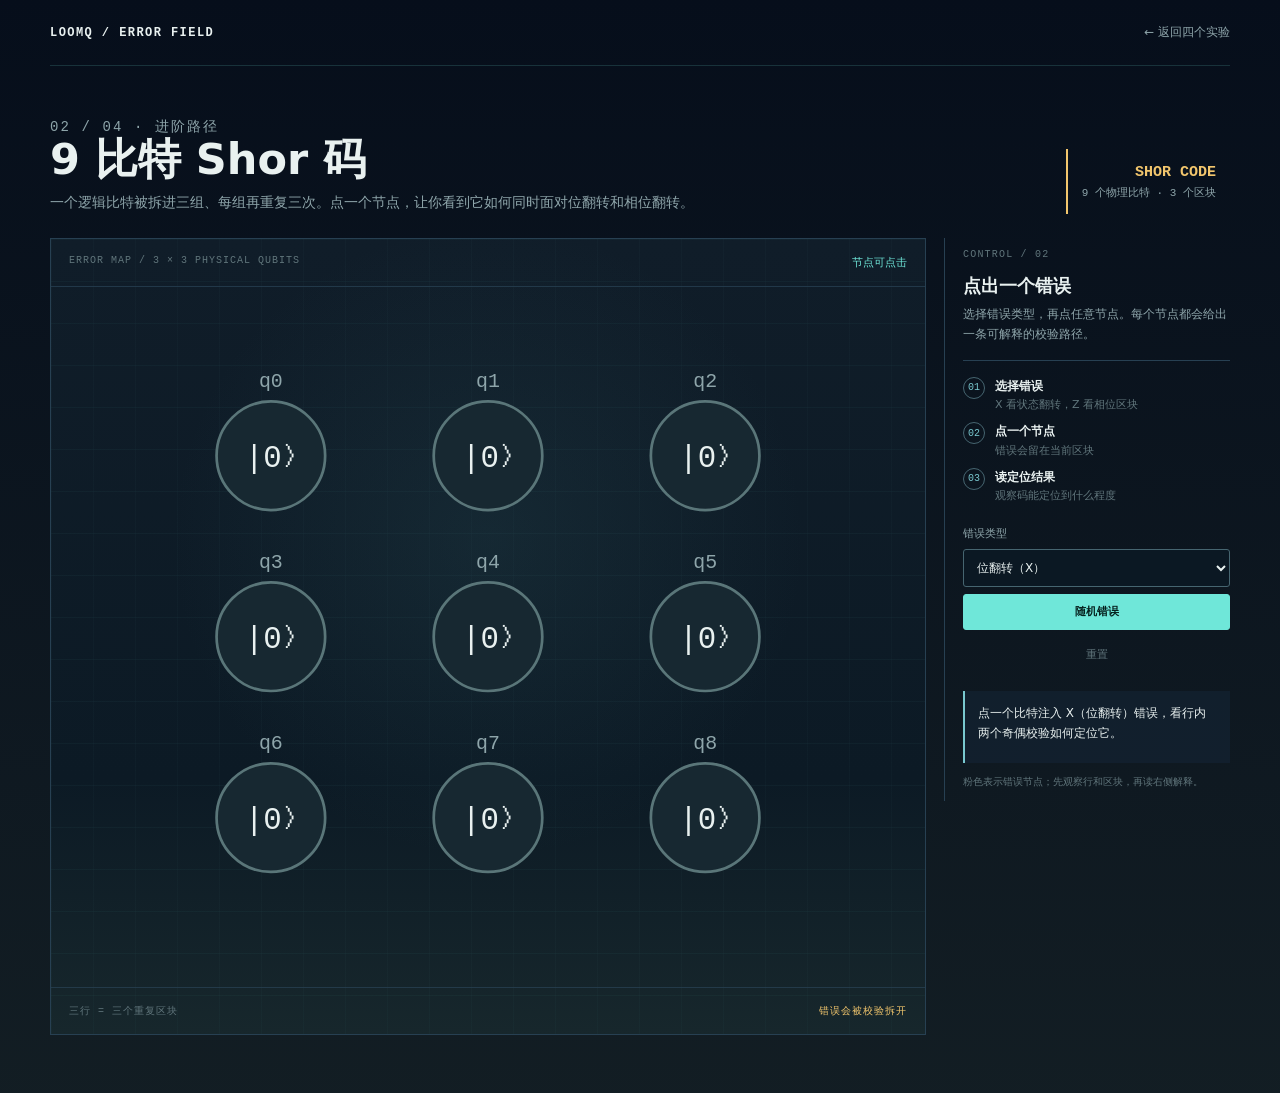
<file: starter_kit/visualizations/shor-code.html>
<!doctype html>
<html lang="zh-CN">
<head>
<meta charset="utf-8">
<meta name="viewport" content="width=device-width, initial-scale=1">
<title>9 比特 Shor 码 · LoomQ</title>
<link rel="stylesheet" href="qec-games.css">
</head>
<body>
<div id="shor-code" class="game-page" data-game="shor-code">
  <header class="game-topbar"><a class="game-brand" href="../index.html">LOOMQ / ERROR FIELD</a><a class="game-back" href="lab.html">← 返回四个实验</a></header>
  <main class="game-main">
    <section class="game-hero"><div><p class="game-kicker">02 / 04 · 进阶路径</p><h1>9 比特 Shor 码</h1><p>一个逻辑比特被拆进三组、每组再重复三次。点一个节点，让你看到它如何同时面对位翻转和相位翻转。</p></div><div class="game-progress"><strong>SHOR CODE</strong>9 个物理比特 · 3 个区块</div></section>
    <div class="game-layout">
      <section class="game-stage">
        <div class="game-stage-head"><span>ERROR MAP / 3 × 3 PHYSICAL QUBITS</span><strong>节点可点击</strong></div>
        <div class="game-canvas"><svg id="grid" viewBox="0 0 420 360" role="img" aria-label="9 个物理比特排列成 3 行 3 列"></svg></div>
        <div class="game-stage-foot"><span>三行 = 三个重复区块</span><span>错误会被校验拆开</span></div>
      </section>
      <aside class="game-panel">
        <div class="game-panel-head"><span class="game-panel-label">CONTROL / 02</span><h2>点出一个错误</h2><p class="game-panel-copy">选择错误类型，再点任意节点。每个节点都会给出一条可解释的校验路径。</p></div>
        <div class="game-steps"><div class="game-step"><b>01</b><span><strong>选择错误</strong><small>X 看状态翻转，Z 看相位区块</small></span></div><div class="game-step"><b>02</b><span><strong>点一个节点</strong><small>错误会留在当前区块</small></span></div><div class="game-step"><b>03</b><span><strong>读定位结果</strong><small>观察码能定位到什么程度</small></span></div></div>
        <div class="viz-controls"><label class="form-label" for="modeSel">错误类型</label><select id="modeSel" class="form-select"><option value="x">位翻转（X）</option><option value="z">相位翻转（Z）</option></select><button type="button" class="btn btn-primary" id="bRandom">随机错误</button><button type="button" class="btn btn-ghost" id="bReset">重置</button></div>
        <div id="status" class="status" role="status" aria-live="polite">点一个比特注入错误，看校验如何定位它。</div><p class="game-hint">粉色表示错误节点；先观察行和区块，再读右侧解释。</p>
      </aside>
    </div>
  </main>
</div>

<script>
(function () {
  var root = document.getElementById("shor-code");
  var svg = root.querySelector("#grid");
  var status = root.querySelector("#status");
  var modeSel = root.querySelector("#modeSel");
  var NS = "http://www.w3.org/2000/svg";

  var mode = "x";
  var data = [0, 0, 0, 0, 0, 0, 0, 0, 0];
  var errorAt = -1;
  var xs = [90, 210, 330];
  var ys = [80, 180, 280];
  var stateEls = [], circEls = [], markEls = [];

  for (var r = 0; r < 3; r++) {
    for (var c = 0; c < 3; c++) {
      var idx = r * 3 + c;
      var g = document.createElementNS(NS, "g");
      g.setAttribute("class", "qnode");
      g.setAttribute("role", "button");
      g.setAttribute("tabindex", "0");
      g.setAttribute("aria-label", "在 q" + idx + " 注入错误");
      var circ = document.createElementNS(NS, "circle");
      circ.setAttribute("cx", xs[c]); circ.setAttribute("cy", ys[r]); circ.setAttribute("r", 30); circ.setAttribute("class", "q");
      var nm = document.createElementNS(NS, "text");
      nm.setAttribute("x", xs[c]); nm.setAttribute("y", ys[r] - 38); nm.setAttribute("text-anchor", "middle"); nm.setAttribute("class", "qname"); nm.textContent = "q" + idx;
      var st = document.createElementNS(NS, "text");
      st.setAttribute("x", xs[c]); st.setAttribute("y", ys[r] + 6); st.setAttribute("text-anchor", "middle"); st.setAttribute("class", "qstate");
      var mk = document.createElementNS(NS, "text");
      mk.setAttribute("x", xs[c] + 27); mk.setAttribute("y", ys[r] - 24); mk.setAttribute("text-anchor", "middle"); mk.setAttribute("class", "errmark"); mk.textContent = "✕";
      g.appendChild(circ); g.appendChild(nm); g.appendChild(st); g.appendChild(mk);
      g.addEventListener("click", (function (index) { return function () { inject(index); }; })(idx));
      g.addEventListener("keydown", (function (index) { return function (event) {
        if (event.key === "Enter" || event.key === " ") { event.preventDefault(); inject(index); }
      }; })(idx));
      svg.appendChild(g);
      circEls.push(circ); stateEls.push(st); markEls.push(mk);
    }
  }

  function stLabel(v) { return mode === "x" ? (v ? "|1⟩" : "|0⟩") : (v ? "|-⟩" : "|+⟩"); }

  function syndromeText() {
    var r = Math.floor(errorAt / 3), c = errorAt % 3;
    if (mode === "x") {
      var a = data[r * 3] ^ data[r * 3 + 1];
      var b = data[r * 3 + 1] ^ data[r * 3 + 2];
      var col = (a && b) ? 1 : (a ? 0 : 2);
      return "位翻转：第 " + (r + 1) + " 行校验 = (" + a + ", " + b + ")，其余两行为 00 → 出错在第 " + (r + 1) + " 行第 " + (col + 1) + " 列。";
    }
    var p0 = data[0] ^ data[1] ^ data[2];
    var p1 = data[3] ^ data[4] ^ data[5];
    var p2 = data[6] ^ data[7] ^ data[8];
    var s1 = p0 ^ p1, s2 = p1 ^ p2;
    var row = (s1 && s2) ? 1 : (s1 ? 0 : 2);
    return "相位翻转：三块相位奇偶 = (" + p0 + ", " + p1 + ", " + p2 + ")，行间校验 = (" + s1 + ", " + s2 + ") → 出错在第 " + (row + 1) + " 个块（相位码只定位到块）。";
  }

  function render() {
    for (var i = 0; i < 9; i++) {
      stateEls[i].textContent = stLabel(data[i]);
      stateEls[i].classList.toggle("one", data[i] === 1);
      circEls[i].classList.toggle("err", errorAt === i);
      markEls[i].setAttribute("opacity", errorAt === i ? "1" : "0");
    }
    if (errorAt < 0) {
      status.textContent = mode === "x"
        ? "点一个比特注入 X（位翻转）错误，看行内两个奇偶校验如何定位它。"
        : "点一个比特注入 Z（相位翻转）错误，看它如何只定位到「块」。";
    } else {
      status.textContent = syndromeText();
    }
  }

  function inject(i) { data = [0, 0, 0, 0, 0, 0, 0, 0, 0]; data[i] = 1; errorAt = i; render(); }
  function randomErr() { inject(Math.floor(Math.random() * 9)); }
  function resetAll() { data = [0, 0, 0, 0, 0, 0, 0, 0, 0]; errorAt = -1; render(); }

  modeSel.addEventListener("change", function () { mode = modeSel.value; resetAll(); });
  root.querySelector("#bRandom").addEventListener("click", randomErr);
  root.querySelector("#bReset").addEventListener("click", resetAll);

  render();
})();
</script>
</body>
</html>
</file>
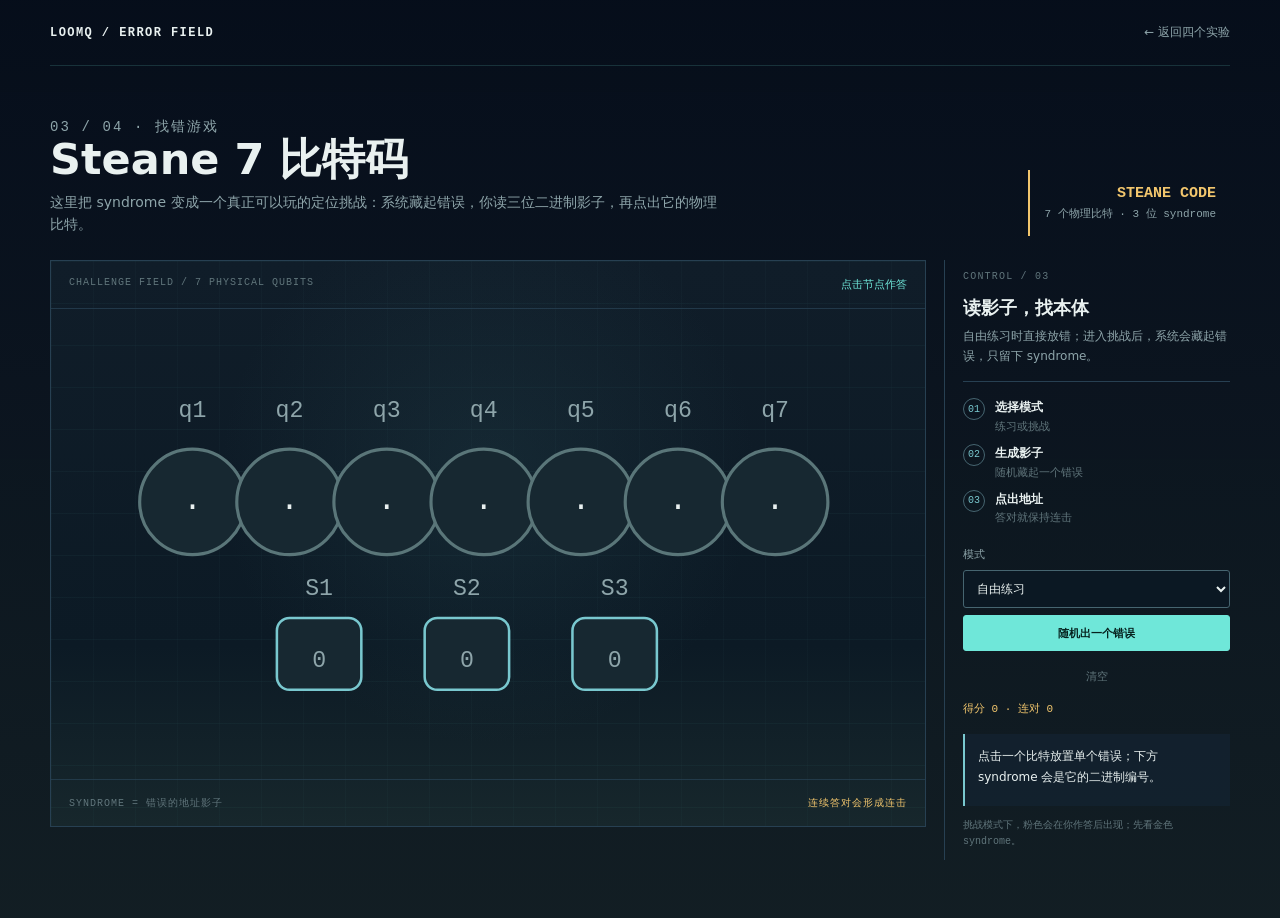
<file: starter_kit/visualizations/steane-code.html>
<!doctype html>
<html lang="zh-CN">
<head>
<meta charset="utf-8">
<meta name="viewport" content="width=device-width, initial-scale=1">
<title>Steane 7 比特码 · LoomQ</title>
<link rel="stylesheet" href="qec-games.css">
</head>
<body>
<div id="steane-code" class="game-page" data-game="steane-code">
  <header class="game-topbar"><a class="game-brand" href="../index.html">LOOMQ / ERROR FIELD</a><a class="game-back" href="lab.html">← 返回四个实验</a></header>
  <main class="game-main">
    <section class="game-hero"><div><p class="game-kicker">03 / 04 · 找错游戏</p><h1>Steane 7 比特码</h1><p>这里把 syndrome 变成一个真正可以玩的定位挑战：系统藏起错误，你读三位二进制影子，再点出它的物理比特。</p></div><div class="game-progress"><strong>STEANE CODE</strong>7 个物理比特 · 3 位 syndrome</div></section>
    <div class="game-layout">
      <section class="game-stage">
        <div class="game-stage-head"><span>CHALLENGE FIELD / 7 PHYSICAL QUBITS</span><strong>点击节点作答</strong></div>
        <div class="game-canvas"><svg id="grid" viewBox="0 0 360 200" role="img" aria-label="7 个物理比特和 3 位 syndrome"></svg></div>
        <div class="game-stage-foot"><span>syndrome = 错误的地址影子</span><span>连续答对会形成连击</span></div>
      </section>
      <aside class="game-panel">
        <div class="game-panel-head"><span class="game-panel-label">CONTROL / 03</span><h2>读影子，找本体</h2><p class="game-panel-copy">自由练习时直接放错；进入挑战后，系统会藏起错误，只留下 syndrome。</p></div>
        <div class="game-steps"><div class="game-step"><b>01</b><span><strong>选择模式</strong><small>练习或挑战</small></span></div><div class="game-step"><b>02</b><span><strong>生成影子</strong><small>随机藏起一个错误</small></span></div><div class="game-step"><b>03</b><span><strong>点出地址</strong><small>答对就保持连击</small></span></div></div>
        <div class="viz-controls"><label class="form-label" for="modeSel">模式</label><select id="modeSel" class="form-select"><option value="free">自由练习</option><option value="challenge">找错挑战</option></select><button type="button" class="btn btn-primary" id="bRandom">随机出一个错误</button><button type="button" class="btn btn-ghost" id="bReset">清空</button><span id="score" class="score"></span></div>
        <div id="status" class="status" role="status" aria-live="polite">点击一个比特放置错误，下方 syndrome 会是它的二进制编号。</div><p class="game-hint">挑战模式下，粉色会在你作答后出现；先看金色 syndrome。</p>
      </aside>
    </div>
  </main>
</div>

<script>
(function () {
  var root = document.getElementById("steane-code");
  var svg = root.querySelector("#grid");
  var status = root.querySelector("#status");
  var modeSel = root.querySelector("#modeSel");
  var scoreEl = root.querySelector("#score");
  var NS = "http://www.w3.org/2000/svg";

  var data = [0, 0, 0, 0, 0, 0, 0];
  var hidden = -1;
  var answered = false;
  var resultMsg = "";
  var score = 0, streak = 0;

  var xs = [40, 86, 132, 178, 224, 270, 316];
  var circEls = [], stEls = [], mkEls = [], sValEls = [];

  for (var i = 0; i < 7; i++) {
    var g = document.createElementNS(NS, "g");
    g.setAttribute("class", "qnode");
    g.setAttribute("role", "button");
    g.setAttribute("tabindex", "0");
    g.setAttribute("aria-label", "选择 q" + (i + 1));
    var c = document.createElementNS(NS, "circle");
    c.setAttribute("cx", xs[i]); c.setAttribute("cy", 80); c.setAttribute("r", 25); c.setAttribute("class", "q");
    var nm = document.createElementNS(NS, "text");
    nm.setAttribute("x", xs[i]); nm.setAttribute("y", 40); nm.setAttribute("text-anchor", "middle"); nm.setAttribute("class", "qname"); nm.textContent = "q" + (i + 1);
    var st = document.createElementNS(NS, "text");
    st.setAttribute("x", xs[i]); st.setAttribute("y", 86); st.setAttribute("text-anchor", "middle"); st.setAttribute("class", "qstate"); st.textContent = "·";
    var mk = document.createElementNS(NS, "text");
    mk.setAttribute("x", xs[i] + 19); mk.setAttribute("y", 60); mk.setAttribute("text-anchor", "middle"); mk.setAttribute("class", "errmark"); mk.textContent = "✕";
    g.appendChild(c); g.appendChild(nm); g.appendChild(st); g.appendChild(mk);
    g.addEventListener("click", (function (index) { return function () { onQubit(index); }; })(i));
    g.addEventListener("keydown", (function (index) { return function (event) {
      if (event.key === "Enter" || event.key === " ") { event.preventDefault(); onQubit(index); }
    }; })(i));
    svg.appendChild(g);
    circEls.push(c); stEls.push(st); mkEls.push(mk);
  }

  var sx = [100, 170, 240];
  for (var j = 0; j < 3; j++) {
    var r = document.createElementNS(NS, "rect");
    r.setAttribute("x", sx[j] - 20); r.setAttribute("y", 135); r.setAttribute("width", 40); r.setAttribute("height", 34); r.setAttribute("rx", 6); r.setAttribute("class", "sbox");
    var lbl = document.createElementNS(NS, "text");
    lbl.setAttribute("x", sx[j]); lbl.setAttribute("y", 124); lbl.setAttribute("text-anchor", "middle"); lbl.setAttribute("class", "qname"); lbl.textContent = "S" + (j + 1);
    var val = document.createElementNS(NS, "text");
    val.setAttribute("x", sx[j]); val.setAttribute("y", 158); val.setAttribute("text-anchor", "middle"); val.setAttribute("class", "sval"); val.textContent = "0";
    svg.appendChild(r); svg.appendChild(lbl); svg.appendChild(val);
    sValEls.push(val);
  }

  function syndrome() {
    return [
      data[0] ^ data[2] ^ data[4] ^ data[6],
      data[1] ^ data[2] ^ data[5] ^ data[6],
      data[3] ^ data[4] ^ data[5] ^ data[6]
    ];
  }
  // S1, S2, S3 are the low-to-high parity checks; reverse them when reading
  // the syndrome as the physical-qubit address q1 ... q7.
  function binToQ(s) { return s[2] * 4 + s[1] * 2 + s[0] * 1; }

  function render() {
    var s = syndrome();
    for (var j = 0; j < 3; j++) {
      sValEls[j].textContent = String(s[j]);
      sValEls[j].classList.toggle("hit", s[j] === 1);
    }
    var mode = modeSel.value;
    for (var i = 0; i < 7; i++) {
      var isErr = data[i] === 1;
      var show = mode === "free" ? isErr : (answered && isErr);
      circEls[i].classList.toggle("err", show);
      mkEls[i].setAttribute("opacity", show ? "1" : "0");
      stEls[i].textContent = (mode === "free" && isErr) ? "1" : "·";
    }
    scoreEl.textContent = "得分 " + score + " · 连对 " + streak;

    if (mode === "free") {
      if (binToQ(s) === 0) {
        status.textContent = "点击一个比特放置单个错误；下方 syndrome 会是它的二进制编号。";
      } else {
        status.textContent = "syndrome = (" + s.join("") + ") = 二进制 " + binToQ(s) + " → 出错的是 q" + binToQ(s) + "。";
      }
    } else if (hidden < 0) {
      status.textContent = "点「随机出一个错误」藏一个错误，读 syndrome 猜是哪个比特。";
    } else if (!answered) {
      status.textContent = "syndrome = (" + s.join("") + ")。点一个比特指认错误位置。";
    } else {
      status.textContent = resultMsg;
    }
  }

  function onQubit(i) {
    var mode = modeSel.value;
    if (mode === "free") {
      data = [0, 0, 0, 0, 0, 0, 0]; data[i] = 1; render();
    } else {
      if (hidden < 0 || answered) return;
      answered = true;
      if (i === hidden) {
        score++; streak++;
        resultMsg = "✓ 答对了！q" + (i + 1) + " 就是出错的那个（syndrome=" + syndrome().join("") + "）。";
      } else {
        streak = 0;
        resultMsg = "✗ 答错了，实际是 q" + (hidden + 1) + "（syndrome=" + syndrome().join("") + "）。";
      }
      render();
    }
  }

  function randomErr() {
    var i = Math.floor(Math.random() * 7);
    data = [0, 0, 0, 0, 0, 0, 0]; data[i] = 1;
    if (modeSel.value === "challenge") { hidden = i; answered = false; resultMsg = ""; }
    render();
  }
  function clearAll() { data = [0, 0, 0, 0, 0, 0, 0]; hidden = -1; answered = false; resultMsg = ""; render(); }

  modeSel.addEventListener("change", clearAll);
  root.querySelector("#bRandom").addEventListener("click", randomErr);
  root.querySelector("#bReset").addEventListener("click", clearAll);

  render();
})();
</script>
</body>
</html>
</file>
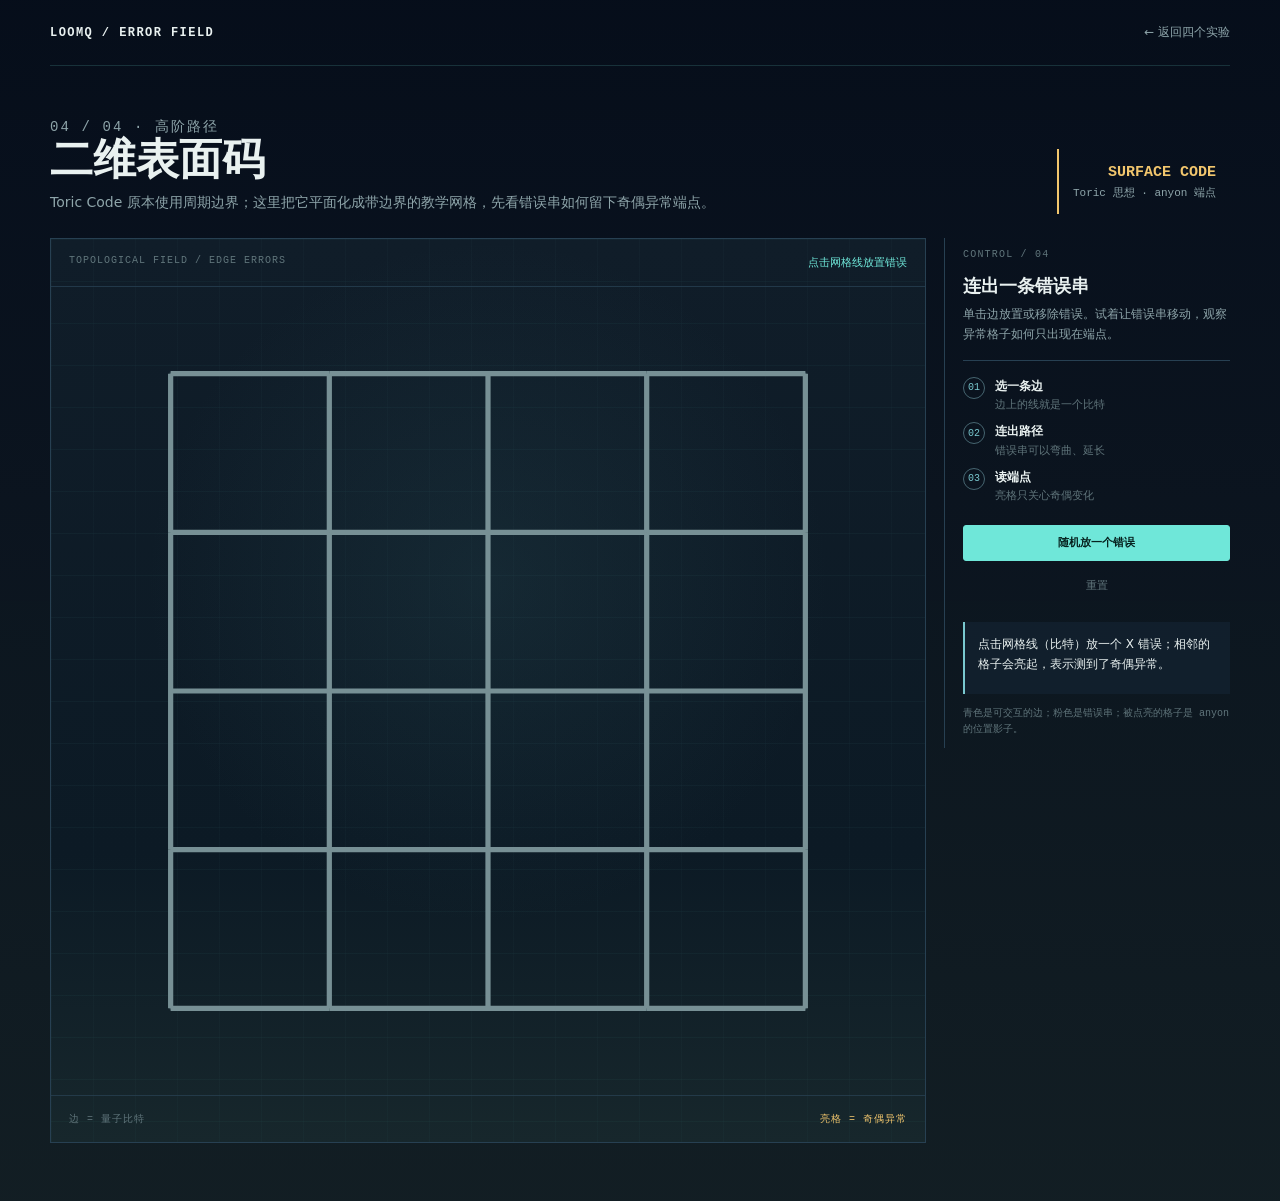
<file: starter_kit/visualizations/toric-code.html>
<!doctype html>
<html lang="zh-CN">
<head>
<meta charset="utf-8">
<meta name="viewport" content="width=device-width, initial-scale=1">
<title>二维表面码 / Toric 思想 · LoomQ</title>
<link rel="stylesheet" href="qec-games.css">
</head>
<body>
<div id="toric-code" class="game-page" data-game="toric-code">
  <header class="game-topbar"><a class="game-brand" href="../index.html">LOOMQ / ERROR FIELD</a><a class="game-back" href="lab.html">← 返回四个实验</a></header>
  <main class="game-main">
    <section class="game-hero"><div><p class="game-kicker">04 / 04 · 高阶路径</p><h1>二维表面码</h1><p>Toric Code 原本使用周期边界；这里把它平面化成带边界的教学网格，先看错误串如何留下奇偶异常端点。</p></div><div class="game-progress"><strong>SURFACE CODE</strong>Toric 思想 · anyon 端点</div></section>
    <div class="game-layout">
      <section class="game-stage">
        <div class="game-stage-head"><span>TOPOLOGICAL FIELD / EDGE ERRORS</span><strong>点击网格线放置错误</strong></div>
        <div class="game-canvas"><svg id="grid" viewBox="0 0 364 364" role="img" aria-label="二维网格纠错码：比特在网格线上，出错时相邻格子亮起"></svg></div>
        <div class="game-stage-foot"><span>边 = 量子比特</span><span>亮格 = 奇偶异常</span></div>
      </section>
      <aside class="game-panel">
        <div class="game-panel-head"><span class="game-panel-label">CONTROL / 04</span><h2>连出一条错误串</h2><p class="game-panel-copy">单击边放置或移除错误。试着让错误串移动，观察异常格子如何只出现在端点。</p></div>
        <div class="game-steps"><div class="game-step"><b>01</b><span><strong>选一条边</strong><small>边上的线就是一个比特</small></span></div><div class="game-step"><b>02</b><span><strong>连出路径</strong><small>错误串可以弯曲、延长</small></span></div><div class="game-step"><b>03</b><span><strong>读端点</strong><small>亮格只关心奇偶变化</small></span></div></div>
        <div class="viz-controls"><button type="button" class="btn btn-primary" id="bRandom">随机放一个错误</button><button type="button" class="btn btn-ghost" id="bReset">重置</button></div>
        <div id="status" class="status" role="status" aria-live="polite">点击网格线（比特）放一个 X 错误；相邻的格子会亮起，表示测到了奇偶异常。</div><p class="game-hint">青色是可交互的边；粉色是错误串；被点亮的格子是 anyon 的位置影子。</p>
      </aside>
    </div>
  </main>
</div>

<script>
(function () {
  var root = document.getElementById("toric-code");
  var svg = root.querySelector("#grid");
  var status = root.querySelector("#status");
  var NS = "http://www.w3.org/2000/svg";
  var L = 4, cell = 76, x0 = 30, y0 = 30;

  var errors = {};
  var edgeObjs = {};
  var plaqObjs = {};

  function pkey(i, j) { return i + "," + j; }

  for (var i = 0; i < L; i++) {
    for (var j = 0; j < L; j++) {
      var r = document.createElementNS(NS, "rect");
      r.setAttribute("x", x0 + j * cell);
      r.setAttribute("y", y0 + i * cell);
      r.setAttribute("width", cell);
      r.setAttribute("height", cell);
      r.setAttribute("class", "plaq");
      svg.appendChild(r);
      plaqObjs[pkey(i, j)] = r;
    }
  }

  function addEdge(kind, a, b, x1, y1, x2, y2, adj) {
    var key = kind + a + "_" + b;
    var g = document.createElementNS(NS, "g");
    g.setAttribute("class", "edge-node");
    g.setAttribute("role", "button");
    g.setAttribute("tabindex", "0");
    g.setAttribute("aria-label", "切换网格边 " + key + " 的错误状态");
    var hit = document.createElementNS(NS, "line");
    hit.setAttribute("x1", x1); hit.setAttribute("y1", y1);
    hit.setAttribute("x2", x2); hit.setAttribute("y2", y2);
    hit.setAttribute("stroke", "transparent"); hit.setAttribute("stroke-width", "20");
    hit.setAttribute("pointer-events", "stroke"); hit.setAttribute("style", "cursor:pointer");
    var ln = document.createElementNS(NS, "line");
    ln.setAttribute("x1", x1); ln.setAttribute("y1", y1);
    ln.setAttribute("x2", x2); ln.setAttribute("y2", y2);
    ln.setAttribute("class", "edge");
    var mk = document.createElementNS(NS, "text");
    mk.setAttribute("x", (x1 + x2) / 2); mk.setAttribute("y", (y1 + y2) / 2);
    mk.setAttribute("text-anchor", "middle"); mk.setAttribute("dominant-baseline", "central");
    mk.setAttribute("class", "errmark"); mk.textContent = "✕";
    g.appendChild(hit); g.appendChild(ln); g.appendChild(mk);
    g.addEventListener("click", function () { toggle(key); });
    g.addEventListener("keydown", function (event) {
      if (event.key === "Enter" || event.key === " ") { event.preventDefault(); toggle(key); }
    });
    svg.appendChild(g);
    edgeObjs[key] = { adj: adj, line: ln, mark: mk };
  }

  for (var r = 0; r <= L; r++) {
    for (var c = 0; c < L; c++) {
      var adj = [];
      if (r < L) adj.push(pkey(r, c));
      if (r > 0) adj.push(pkey(r - 1, c));
      addEdge("H", r, c, x0 + c * cell, y0 + r * cell, x0 + (c + 1) * cell, y0 + r * cell, adj);
    }
  }
  for (var r2 = 0; r2 < L; r2++) {
    for (var c2 = 0; c2 <= L; c2++) {
      var adj2 = [];
      if (c2 < L) adj2.push(pkey(r2, c2));
      if (c2 > 0) adj2.push(pkey(r2, c2 - 1));
      addEdge("V", r2, c2, x0 + c2 * cell, y0 + r2 * cell, x0 + c2 * cell, y0 + (r2 + 1) * cell, adj2);
    }
  }

  function toggle(key) {
    if (errors[key]) { delete errors[key]; } else { errors[key] = true; }
    render();
  }

  function render() {
    var par = {};
    for (var k in errors) {
      edgeObjs[k].adj.forEach(function (p) { par[p] = (par[p] || 0) ^ 1; });
    }
    var lit = [];
    for (var p in par) { if (par[p]) { lit.push(p); } }
    for (var p2 in plaqObjs) {
      plaqObjs[p2].classList.toggle("hit", Boolean(par[p2]));
    }
    for (var k2 in edgeObjs) {
      edgeObjs[k2].line.classList.toggle("err", Boolean(errors[k2]));
      edgeObjs[k2].mark.setAttribute("opacity", errors[k2] ? "1" : "0");
    }
    if (lit.length === 0) {
      status.textContent = "点击网格线（比特）放一个 X 错误；相邻的格子会亮起，表示测到了奇偶异常。";
    } else if (lit.length === 2) {
      status.textContent = "点亮了 2 个格子 —— 一对 anyon，正是这条错误的两端。";
    } else if (lit.length === 1) {
      status.textContent = "点亮了 1 个格子 —— 错误串的一端碰到了边界。";
    } else {
      status.textContent = "点亮了 " + lit.length + " 个格子。试着连点相邻的边，观察亮起的位置怎么变。";
    }
  }

  function resetAll() { errors = {}; render(); }
  function randomOne() {
    var keys = Object.keys(edgeObjs);
    var interior = keys.filter(function (k) { return edgeObjs[k].adj.length === 2; });
    var pool = interior.length ? interior : keys;
    errors = {};
    errors[pool[Math.floor(Math.random() * pool.length)]] = true;
    render();
  }

  root.querySelector("#bRandom").addEventListener("click", randomOne);
  root.querySelector("#bReset").addEventListener("click", resetAll);

  render();
})();
</script>
</body>
</html>
</file>
<file: starter_kit/visualizations/qec-games.css>
:root {
  --q-bg: #071019;
  --q-deep: #0b1722;
  --q-surface: #101d29;
  --q-surface-2: #142534;
  --q-line: #274052;
  --q-line-strong: #466570;
  --q-ink: #e9f1f0;
  --q-muted: #8ea5aa;
  --q-faint: #60757b;
  --q-teal: #6fe7d9;
  --q-accent: #79c8cf;
  --q-amber: #f2c66d;
  --q-red: #ee8eaa;
  --q-green: #9be4a8;

  /* The four visualizations started as embeddable fragments. Keep their old
     tokens as aliases so they remain usable if another page embeds one. */
  --card: var(--q-surface);
  --border: var(--q-line);
  --foreground: var(--q-ink);
  --muted-foreground: var(--q-muted);
  --destructive: var(--q-red);
  --accent: var(--q-accent);
  --viz-series-1: var(--q-teal);
  --green: var(--q-green);
  --mono: "SFMono-Regular", Consolas, "Liberation Mono", monospace;
}

* { box-sizing: border-box; }
html { min-width: 320px; background: var(--q-bg); }
body {
  margin: 0;
  min-width: 320px;
  color: var(--q-ink);
  background:
    linear-gradient(180deg, rgba(6, 14, 27, .98), rgba(19, 30, 36, .96)),
    var(--q-bg);
  font-family: system-ui, -apple-system, "Segoe UI", "Microsoft YaHei", sans-serif;
  line-height: 1.55;
  -webkit-font-smoothing: antialiased;
}

button, select { font: inherit; }
button { cursor: pointer; }
button:focus-visible, select:focus-visible {
  outline: 2px solid var(--q-amber);
  outline-offset: 3px;
}

.game-page { min-height: 100vh; padding: 0 24px 58px; }
.game-topbar {
  width: min(1180px, 100%);
  margin: 0 auto;
  min-height: 66px;
  display: flex;
  align-items: center;
  justify-content: space-between;
  gap: 16px;
  border-bottom: 1px solid rgba(111, 231, 217, .16);
}
.game-brand {
  color: var(--q-ink);
  font: 700 12px var(--mono);
  letter-spacing: .12em;
  text-decoration: none;
}
.game-back {
  color: var(--q-muted);
  font-size: 12px;
  text-decoration: none;
}
.game-back:hover { color: var(--q-teal); }

.game-main { width: min(1180px, 100%); margin: 0 auto; padding-top: 42px; }
.game-hero {
  display: flex;
  align-items: end;
  justify-content: space-between;
  gap: 28px;
  margin-bottom: 24px;
}
.game-kicker {
  margin: 0 0 8px;
  color: var(--q-accent);
  font: 11px var(--mono);
  letter-spacing: .15em;
  text-transform: uppercase;
}
.game-hero h1 {
  margin: 0;
  color: var(--q-ink);
  font-size: 43px;
  line-height: 1.08;
  letter-spacing: 0;
  font-weight: 650;
}
.game-hero p {
  max-width: 680px;
  margin: 10px 0 0;
  color: var(--q-muted);
  font-size: 14px;
}
.game-progress {
  flex: 0 0 auto;
  min-width: 160px;
  padding: 12px 14px;
  border-left: 2px solid var(--q-amber);
  color: var(--q-muted);
  font: 11px/1.6 var(--mono);
  text-align: right;
}
.game-progress strong { display: block; color: var(--q-amber); font-size: 15px; }

.game-layout {
  display: grid;
  grid-template-columns: minmax(0, 1fr) 286px;
  gap: 18px;
  align-items: start;
}
.game-stage {
  position: relative;
  min-height: 510px;
  overflow: hidden;
  border: 1px solid var(--q-line);
  background:
    linear-gradient(rgba(111, 231, 217, .035) 1px, transparent 1px),
    linear-gradient(90deg, rgba(111, 231, 217, .025) 1px, transparent 1px),
    linear-gradient(180deg, #101d29 0%, #0c1a25 68%, #17272c 100%);
  background-size: 42px 42px, 42px 42px, auto;
}
.game-stage:after {
  content: "";
  position: absolute;
  inset: 0;
  pointer-events: none;
  background: radial-gradient(circle at 50% 38%, rgba(55, 101, 108, .18), transparent 48%);
}
.game-stage-head,
.game-stage-foot {
  position: relative;
  z-index: 1;
  display: flex;
  justify-content: space-between;
  gap: 12px;
  padding: 16px 18px;
}
.game-stage-head { border-bottom: 1px solid rgba(39, 64, 82, .78); }
.game-stage-foot { align-items: start; border-top: 1px solid rgba(39, 64, 82, .78); }
.game-stage-head span,
.game-stage-foot span {
  color: var(--q-faint);
  font: 10px var(--mono);
  letter-spacing: .1em;
  text-transform: uppercase;
}
.game-stage-head strong { color: var(--q-teal); font: 11px var(--mono); }
.game-stage-foot span:last-child { color: var(--q-amber); text-align: right; }
.game-canvas {
  position: relative;
  z-index: 1;
  display: grid;
  place-items: center;
  min-height: 390px;
  padding: 24px 30px;
}
.game-canvas svg { display: block; width: min(100%, 760px); height: auto; overflow: visible; }

.game-panel {
  border-left: 1px solid var(--q-line);
  padding: 2px 0 0 18px;
}
.game-panel-head { padding-bottom: 15px; border-bottom: 1px solid var(--q-line); }
.game-panel-label { color: var(--q-faint); font: 10px var(--mono); letter-spacing: .12em; text-transform: uppercase; }
.game-panel h2 { margin: 7px 0 4px; color: var(--q-ink); font-size: 18px; }
.game-panel-copy { margin: 0; color: var(--q-muted); font-size: 12px; line-height: 1.7; }
.game-steps { display: grid; gap: 9px; margin: 16px 0 20px; }
.game-step { display: grid; grid-template-columns: 24px 1fr; gap: 8px; color: var(--q-muted); font-size: 12px; }
.game-step b {
  display: grid;
  place-items: center;
  width: 22px;
  height: 22px;
  border: 1px solid var(--q-line-strong);
  border-radius: 50%;
  color: var(--q-accent);
  font: 10px var(--mono);
}
.game-step strong { display: block; color: var(--q-ink); font-size: 12px; font-weight: 600; }
.game-step small { display: block; margin-top: 1px; color: var(--q-faint); font-size: 11px; }
.viz-controls { display: flex; flex-wrap: wrap; gap: 7px; align-items: center; margin: 0 0 12px; }
.game-panel .viz-controls { display: grid; grid-template-columns: 1fr 1fr; }
.game-panel .viz-controls label { grid-column: 1 / -1; }
.form-label { color: var(--q-muted); font-size: 11px; }
.form-select,
.game-panel select {
  width: 100%;
  min-height: 38px;
  border: 1px solid var(--q-line-strong);
  border-radius: 3px;
  background: #0b1823;
  color: var(--q-ink);
  padding: 7px 9px;
  font-size: 12px;
}
.game-panel .form-select,
.game-panel select { grid-column: 1 / -1; }
.btn {
  min-height: 36px;
  border: 1px solid var(--q-line-strong);
  border-radius: 3px;
  background: rgba(20, 37, 52, .78);
  color: var(--q-muted);
  padding: 7px 10px;
  font-size: 11px;
  transition: background .2s ease, border-color .2s ease, color .2s ease, transform .2s ease;
}
.btn:hover { border-color: var(--q-teal); color: var(--q-ink); background: rgba(44, 73, 79, .84); transform: translateY(-1px); }
.btn-primary { border-color: var(--q-teal); background: var(--q-teal); color: #06211e; font-weight: 700; }
.btn-primary:hover { border-color: #a0f1e5; background: #a0f1e5; color: #06211e; }
.btn-ghost { border-color: transparent; background: transparent; color: var(--q-faint); }
.btn-ghost:hover { border-color: var(--q-line); color: var(--q-ink); background: transparent; }
.game-panel .btn { width: 100%; }
.game-panel .btn-primary { grid-column: 1 / -1; }
.game-panel .btn-ghost { grid-column: 1 / -1; }
.status {
  min-height: 72px;
  margin-top: 18px;
  padding: 12px 13px;
  border-left: 2px solid var(--q-accent);
  background: rgba(20, 37, 52, .62);
  color: var(--q-ink);
  font-size: 12px;
  line-height: 1.7;
}
.game-hint { margin-top: 12px; color: var(--q-faint); font: 10px/1.6 var(--mono); }

/* SVG language shared by all four games. The per-game rules below only add
   semantic emphasis for error, syndrome and selected states. */
.game-stage svg text { font-family: var(--mono); }
#qec-lab .qcircle,
#shor-code .q,
#steane-code .q { fill: #172831; stroke: #5a7679; stroke-width: 1.5; transition: fill .2s ease, stroke .2s ease, filter .2s ease; }
#qec-lab .qcircle:hover,
#shor-code g:hover .q,
#steane-code g:hover .q { stroke: var(--q-teal); filter: drop-shadow(0 0 7px rgba(111, 231, 217, .35)); }
#qec-lab .qnode,
#shor-code .qnode,
#steane-code .qnode,
#toric-code .edge-node { cursor: pointer; outline: none; }
#qec-lab .qnode:focus-visible .qcircle,
#shor-code .qnode:focus-visible .q,
#steane-code .qnode:focus-visible .q,
#toric-code .edge-node:focus-visible .edge {
  stroke: var(--q-amber);
  stroke-width: 4;
  filter: drop-shadow(0 0 8px rgba(242, 198, 109, .42));
}
#qec-lab .qcircle.err,
#shor-code .q.err,
#steane-code .q.err { fill: #3d2630; stroke: var(--q-red); stroke-width: 3; filter: drop-shadow(0 0 9px rgba(238, 142, 170, .28)); }
#qec-lab .qcircle.ok { fill: #19342f; stroke: var(--q-green); stroke-width: 3; }
#qec-lab .sycircle { fill: #172831; stroke: var(--q-accent); stroke-width: 1.5; }
#qec-lab .conn { stroke: #49636a; stroke-width: 1.5; stroke-dasharray: 4 5; }
#qec-lab .qstate,
#shor-code .qstate { fill: var(--q-ink); font-size: 18px; }
#qec-lab .qstate.one,
#shor-code .qstate.one { fill: var(--q-teal); font-weight: 600; }
#qec-lab .qname,
#shor-code .qname,
#steane-code .qname,
#steane-code .sval,
#toric-code .qname { fill: var(--q-muted); font-size: 11px; }
#qec-lab .syn { fill: var(--q-ink); font-size: 16px; }
#qec-lab .syn.hit,
#steane-code .sval.hit { fill: var(--q-amber); font-weight: 600; }
#qec-lab .errx,
#shor-code .errmark,
#steane-code .errmark,
#toric-code .errmark { fill: var(--q-red); font-size: 18px; font-weight: 700; }
#qec-lab .errx { opacity: 0; }
#qec-lab .errx.show { opacity: 1; }
#shor-code .qstate { font-size: 17px; }
#steane-code .qstate { fill: var(--q-ink); font-size: 15px; }
#steane-code .sbox { fill: #172831; stroke: var(--q-accent); stroke-width: 1.2; }
#steane-code .score { color: var(--q-amber); font: 11px var(--mono); }
#toric-code .plaq { fill: transparent; stroke: #38535c; stroke-width: 1; transition: fill .2s ease, fill-opacity .2s ease; }
#toric-code .plaq.hit { fill: var(--q-red); fill-opacity: .24; filter: drop-shadow(0 0 8px rgba(238, 142, 170, .22)); }
#toric-code .edge { stroke: #779095; stroke-width: 2.5; transition: stroke .2s ease, stroke-width .2s ease, filter .2s ease; }
#toric-code g:hover .edge { stroke: var(--q-teal); stroke-width: 4; filter: drop-shadow(0 0 7px rgba(111, 231, 217, .35)); }
#toric-code .edge.err { stroke: var(--q-red); stroke-width: 4; filter: drop-shadow(0 0 7px rgba(238, 142, 170, .28)); }

@media (max-width: 860px) {
  .game-page { padding: 0 15px 42px; }
  .game-main { padding-top: 30px; }
  .game-hero { align-items: start; flex-direction: column; gap: 14px; }
  .game-hero h1 { font-size: 34px; }
  .game-progress { width: 100%; text-align: left; }
  .game-layout { grid-template-columns: 1fr; }
  .game-panel { border-left: 0; border-top: 1px solid var(--q-line); padding: 20px 0 0; }
}
@media (max-width: 560px) {
  .game-topbar { min-height: 56px; }
  .game-brand { font-size: 10px; }
  .game-back { font-size: 11px; }
  .game-hero h1 { font-size: 30px; }
  .game-stage { min-height: 390px; }
  .game-canvas { min-height: 290px; padding: 18px 10px; }
  .game-stage-head, .game-stage-foot { padding: 12px; }
  .game-panel .viz-controls { grid-template-columns: 1fr 1fr; }
}
</file>
